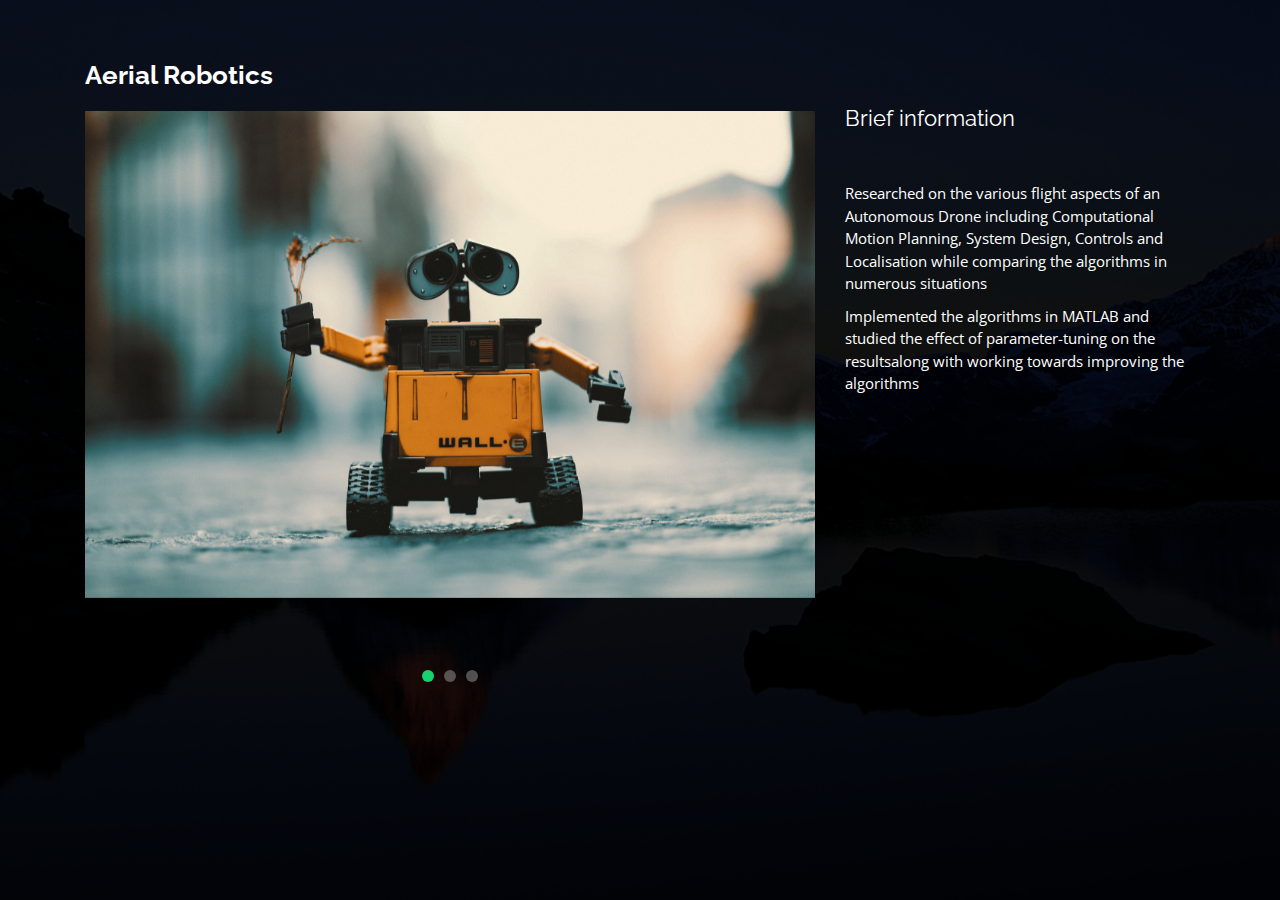
<file: aerial.html>
<!DOCTYPE html>
<html lang="en">

<head>
  <meta charset="utf-8">
  <meta content="width=device-width, initial-scale=1.0" name="viewport">

  <title>Aerial Robotics</title>
  <meta content="" name="descriptison">
  <meta content="" name="keywords">

  <!-- Favicons -->
  <link href="assets/img/yy.jpg" rel="icon">
  <link href="assets/img/apple-touch-icon.png" rel="apple-touch-icon">

  <!-- Google Fonts -->
  <link href="https://fonts.googleapis.com/css?family=Open+Sans:300,300i,400,400i,600,600i,700,700i|Raleway:300,300i,400,400i,500,500i,600,600i,700,700i|Poppins:300,300i,400,400i,500,500i,600,600i,700,700i" rel="stylesheet">

  <!-- Vendor CSS Files -->
  <link href="assets/vendor/bootstrap/css/bootstrap.min.css" rel="stylesheet">
  <link href="assets/vendor/icofont/icofont.min.css" rel="stylesheet">
  <link href="assets/vendor/remixicon/remixicon.css" rel="stylesheet">
  <link href="assets/vendor/owl.carousel/assets/owl.carousel.min.css" rel="stylesheet">
  <link href="assets/vendor/boxicons/css/boxicons.min.css" rel="stylesheet">
  <link href="assets/vendor/venobox/venobox.css" rel="stylesheet">

  <!-- Template Main CSS File -->
  <link href="assets/css/style.css" rel="stylesheet">

  <!-- =======================================================
  * Template Name: Personal - v2.3.0
  * Template URL: https://bootstrapmade.com/personal-free-resume-bootstrap-template/
  * Author: BootstrapMade.com
  * License: https://bootstrapmade.com/license/
  ======================================================== -->
</head>

<body>

  <main id="main">

    <!-- ======= Portfolio Details ======= -->
    <div id="portfolio-details" class="portfolio-details">
      <div class="container">

        <div class="row">

          <div class="col-lg-8">
            <h2 class="portfolio-title">Aerial Robotics</h2>
            <div class="owl-carousel portfolio-details-carousel">
              <img src="assets/img/portfolio/54.jpeg" class="img-fluid" alt="">
              <img src="assets/img/portfolio/ui.jpg" class="img-fluid" alt="">
              <img src="assets/img/portfolio/ty.jpg" class="img-fluid" alt="">
            </div>
          </div>

          <div class="col-lg-4 portfolio-info">
            <h3>Brief information</h3>
            
            <p>
              <ul>
                <li>Researched on the various flight aspects of an Autonomous Drone including Computational Motion Planning,
System Design, Controls and Localisation while comparing the algorithms in numerous situations</li>
<li>Implemented the algorithms in MATLAB and studied the effect of parameter-tuning on the resultsalong with working towards improving the algorithms</li>
              </ul>
            </p>
          </div>

        </div>

      </div>
    </div><!-- End Portfolio Details -->

  </main><!-- End #main -->

 

  <!-- Vendor JS Files -->
  <script src="assets/vendor/jquery/jquery.min.js"></script>
  <script src="assets/vendor/bootstrap/js/bootstrap.bundle.min.js"></script>
  <script src="assets/vendor/jquery.easing/jquery.easing.min.js"></script>
  <script src="assets/vendor/php-email-form/validate.js"></script>
  <script src="assets/vendor/waypoints/jquery.waypoints.min.js"></script>
  <script src="assets/vendor/counterup/counterup.min.js"></script>
  <script src="assets/vendor/owl.carousel/owl.carousel.min.js"></script>
  <script src="assets/vendor/isotope-layout/isotope.pkgd.min.js"></script>
  <script src="assets/vendor/venobox/venobox.min.js"></script>

  <!-- Template Main JS File -->
  <script src="assets/js/main.js"></script>

</body>

</html>
</file>
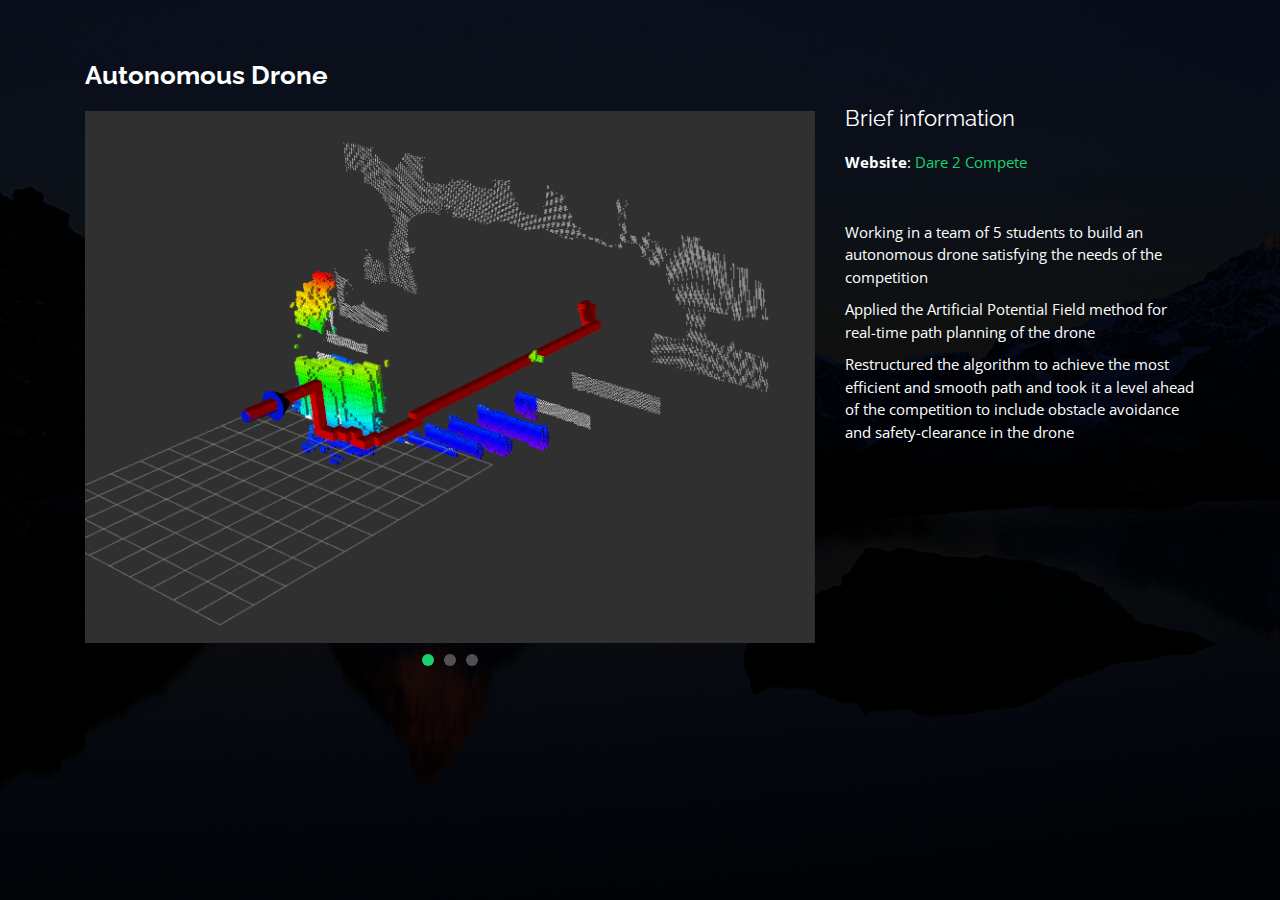
<file: GRID.html>
<!DOCTYPE html>
<html lang="en">

<head>
  <meta charset="utf-8">
  <meta content="width=device-width, initial-scale=1.0" name="viewport">

  <title>Autonomous Drone</title>
  <meta content="" name="descriptison">
  <meta content="" name="keywords">

  <!-- Favicons -->
  <link href="assets/img/yy.jpg" rel="icon">
  <link href="assets/img/apple-touch-icon.png" rel="apple-touch-icon">

  <!-- Google Fonts -->
  <link href="https://fonts.googleapis.com/css?family=Open+Sans:300,300i,400,400i,600,600i,700,700i|Raleway:300,300i,400,400i,500,500i,600,600i,700,700i|Poppins:300,300i,400,400i,500,500i,600,600i,700,700i" rel="stylesheet">

  <!-- Vendor CSS Files -->
  <link href="assets/vendor/bootstrap/css/bootstrap.min.css" rel="stylesheet">
  <link href="assets/vendor/icofont/icofont.min.css" rel="stylesheet">
  <link href="assets/vendor/remixicon/remixicon.css" rel="stylesheet">
  <link href="assets/vendor/owl.carousel/assets/owl.carousel.min.css" rel="stylesheet">
  <link href="assets/vendor/boxicons/css/boxicons.min.css" rel="stylesheet">
  <link href="assets/vendor/venobox/venobox.css" rel="stylesheet">

  <!-- Template Main CSS File -->
  <link href="assets/css/style.css" rel="stylesheet">

  <!-- =======================================================
  * Template Name: Personal - v2.3.0
  * Template URL: https://bootstrapmade.com/personal-free-resume-bootstrap-template/
  * Author: BootstrapMade.com
  * License: https://bootstrapmade.com/license/
  ======================================================== -->
</head>

<body>

  <main id="main">

    <!-- ======= Portfolio Details ======= -->
    <div id="portfolio-details" class="portfolio-details">
      <div class="container">

        <div class="row">

          <div class="col-lg-8">
            <h2 class="portfolio-title">Autonomous Drone</h2>
            <div class="owl-carousel portfolio-details-carousel">
              <img src="assets/img/portfolio/grid1.png" class="img-fluid" alt="">
              <img src="assets/img/portfolio/grid2.jpg" class="img-fluid" alt="">
              <img src="assets/img/portfolio/grid3.png" class="img-fluid" alt="">
            </div>
          </div>

          <div class="col-lg-4 portfolio-info">
            <h3>Brief information</h3>
            <ul>
              
              <li><strong>Website</strong>: <a href="https://dare2compete.com/o/flipkart-grid-20-robotics-challenge-flipkart-grid-20-flipkart-113687" target="_blank">Dare 2 Compete</a></li>
            </ul>

            <p>
              <ul>
                <li>Working in a team of 5 students to build an autonomous drone satisfying the needs of the competition</li>
<li>Applied the Artificial Potential Field method for real-time path planning of the drone</li>
<li>Restructured the algorithm to achieve the most efficient and smooth path and took it a level ahead of the
competition to include obstacle avoidance and safety-clearance in the drone</li>
              </ul>
            </p>
          </div>

        </div>

      </div>
    </div><!-- End Portfolio Details -->

  </main><!-- End #main -->

 

  <!-- Vendor JS Files -->
  <script src="assets/vendor/jquery/jquery.min.js"></script>
  <script src="assets/vendor/bootstrap/js/bootstrap.bundle.min.js"></script>
  <script src="assets/vendor/jquery.easing/jquery.easing.min.js"></script>
  <script src="assets/vendor/php-email-form/validate.js"></script>
  <script src="assets/vendor/waypoints/jquery.waypoints.min.js"></script>
  <script src="assets/vendor/counterup/counterup.min.js"></script>
  <script src="assets/vendor/owl.carousel/owl.carousel.min.js"></script>
  <script src="assets/vendor/isotope-layout/isotope.pkgd.min.js"></script>
  <script src="assets/vendor/venobox/venobox.min.js"></script>

  <!-- Template Main JS File -->
  <script src="assets/js/main.js"></script>

</body>

</html>
</file>
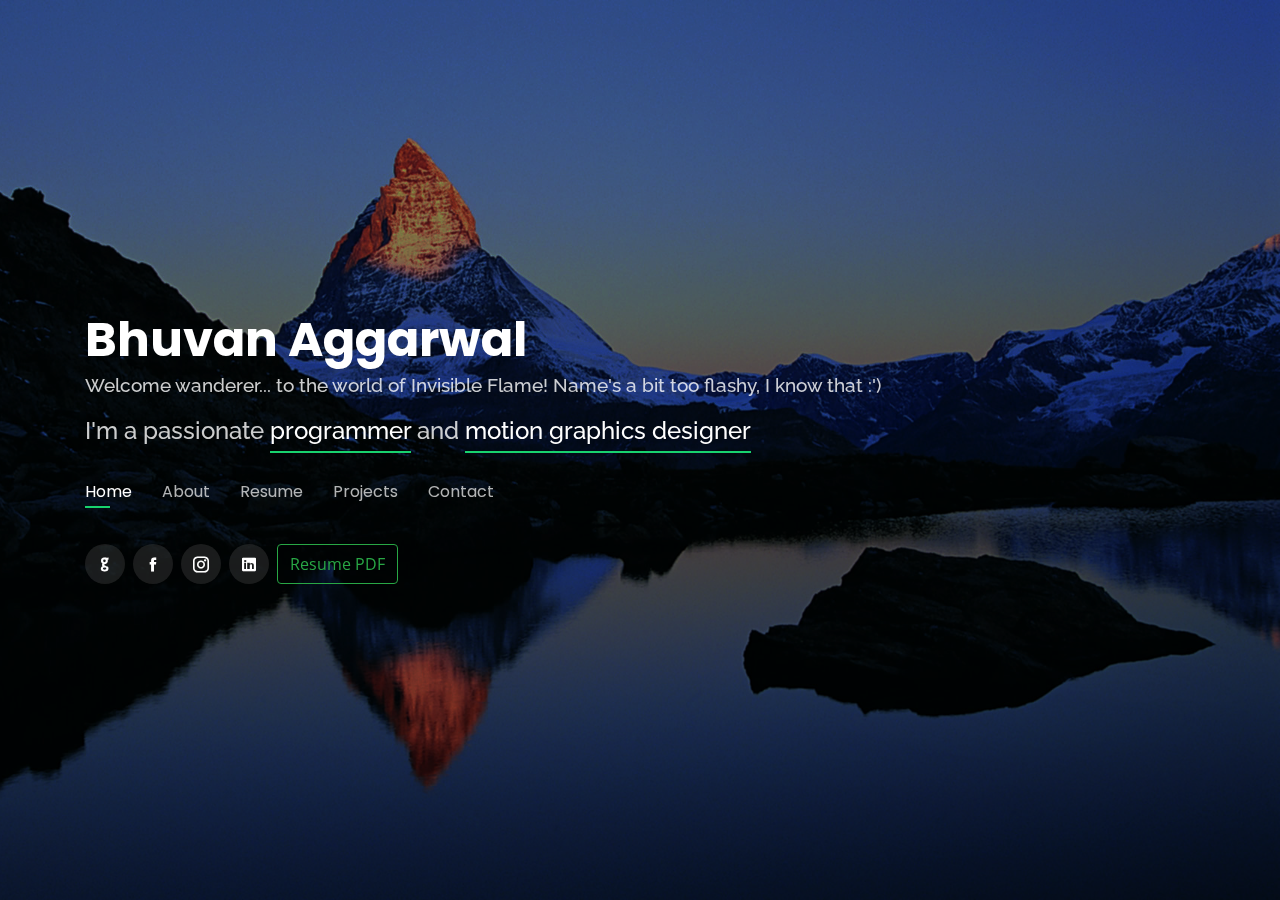
<file: main.html>
<!DOCTYPE html>
<html lang="en">

<head>
  <meta charset="utf-8">
  <meta content="width=device-width, initial-scale=1.0" name="viewport">

  <title>Bhuvan Aggarwal</title>
  <meta content="I am Bhuvan Aggarwal,  a sophomore at IITB , major in Civil Engineering and minor in Computer Science" name="descriptison">
  <meta content="bhuvan aggarwal Bhuvan Aggarwal, IITB, bhuvan aggarwal iitb, Bhuvan Aggarwal iitb" name="keywords">

  <!-- Favicons -->
  <link href="assets/img/yy.jpg?" rel="icon">
  <link href="assets/img/yy.jpg" rel="apple-touch-icon">

  <!-- Google Fonts -->
  <link href="https://fonts.googleapis.com/css?family=Open+Sans:300,300i,400,400i,600,600i,700,700i|Raleway:300,300i,400,400i,500,500i,600,600i,700,700i|Poppins:300,300i,400,400i,500,500i,600,600i,700,700i" rel="stylesheet">

  <!-- Vendor CSS Files -->
  <link href="assets/vendor/bootstrap/css/bootstrap.min.css" rel="stylesheet">
  <link href="assets/vendor/icofont/icofont.min.css" rel="stylesheet">
  <link href="assets/vendor/remixicon/remixicon.css" rel="stylesheet">
  <link href="assets/vendor/owl.carousel/assets/owl.carousel.min.css" rel="stylesheet">
  <link href="assets/vendor/boxicons/css/boxicons.min.css" rel="stylesheet">
  <link href="assets/vendor/venobox/venobox.css" rel="stylesheet">

  <!-- Template Main CSS File -->
  <link href="assets/css/style.css" rel="stylesheet">

 
</head>

<body>

  <!-- ======= Header ======= -->
  <header id="header" class="header-tops">
    <div class="container">

      <h1>  Bhuvan Aggarwal</h1>
      <h2 style="font-size: 1.2em; margin-top: 10px">Welcome wanderer... to the world of Invisible Flame! Name's a bit too flashy, I know that :')</h2>

      <!-- <h1><a href="index.html">Bhuvan Aggarwal</a></h1> -->
      <h2>I'm a passionate <span>programmer</span> and <span>motion graphics designer</span> </h2>

      <nav class="nav-menu d-none d-lg-block">
        <ul>
          <li class="active"><a href="#header">Home</a></li>
          <li><a href="#about">About</a></li>
          <li><a href="#resume">Resume</a></li>
          <!-- <li><a href="#services">Services</a></li> -->
          <li><a href="#portfolio">Projects</a></li>
          <li><a href="#contact">Contact</a></li>
        </ul>
      </nav><!-- .nav-menu -->

      <div class="social-links">
        <a href="https://github.com/invisibleflame" class="twitter"><i class="icofont-github"></i></a>
        <a href="https://www.facebook.com/bhuvan.aggarwal.16/" class="facebook"><i class="icofont-facebook"></i></a>
        <a href="https://www.instagram.com/bhuvan__18/" class="instagram"><i class="icofont-instagram"></i></a>
        <!-- <a href="#" class="google-plus"><i class="icofont-skype"></i></a> -->
        <a href="https://www.linkedin.com/in/bhuvan-aggarwal-77b1b4191/" class="linkedin"><i class="icofont-linkedin"></i></a>
        <button type="button" class="btn btn-outline-success" onclick="window.location.href='Resume.pdf'">Resume PDF</button>
      </div>

    </div>
  </header><!-- End Header -->

  <!-- ======= About Section ======= -->
  <section id="about" class="about">

    <!-- ======= About Me ======= -->
    <div class="about-me container">

      <div class="section-title">
        <h2>About</h2>
        <p>Learn more about me</p>
      </div>

      <div class="row">
        <div class="col-lg-4" data-aos="fade-right">
          <img src="assets/img/duh.jpeg" class="img-fluid" alt="">
        </div>
        <div class="col-lg-8 pt-4 pt-lg-0 content" data-aos="fade-left">
          <h3>Programmer and Graphic Designer</h3>
          <p class="font-italic">
            I am 19 years old and currently pursuing my major in Civil Engineering with minor in Computer Science from Indian Institute of Technology, Bombay. 
          </p>
          <!-- <div class="row">
            <div class="col-lg-6">
              <ul>
                <li><i class="icofont-rounded-right"></i> <strong>Birthday:</strong> 1 May 1995</li>
                <li><i class="icofont-rounded-right"></i> <strong>Website:</strong> www.example.com</li>
                <li><i class="icofont-rounded-right"></i> <strong>Phone:</strong> +123 456 7890</li>
                <li><i class="icofont-rounded-right"></i> <strong>City:</strong> City : New York, USA</li>
              </ul>
            </div>
            <div class="col-lg-6">
              <ul>
                <li><i class="icofont-rounded-right"></i> <strong>Age:</strong> 30</li>
                <li><i class="icofont-rounded-right"></i> <strong>Degree:</strong> Master</li>
                <li><i class="icofont-rounded-right"></i> <strong>PhEmailone:</strong> email@example.com</li>
                <li><i class="icofont-rounded-right"></i> <strong>Freelance:</strong> Available</li>
              </ul>
            </div>
          </div> -->
          <p>
            Typical sleep deprived guy from Chandigarh, India, fascinated by Programming and Computer Graphics. I am deeply interested in Machine Learning and Web development, always trying to expand my domain of knowledge. Most of my work is in Python as I really love it. When not in front of the computer screen you will find me listening to music,playing badminton or eating. Yes! I am a foodie :)
          </p>
        </div>
      </div>

    </div><!-- End About Me -->

    <!-- ======= Counts ======= -->
    <div class="counts container" >

      <div class="row">
      <div class="col-lg-3 col-md-6 mt-5 mt-md-0">
                <div class="count-box">
                  <i class="icofont-clock-time"></i>
                  <span data-toggle="counter-up">4</span>
                  <p>Experience in programming</p>
                </div>
              </div>
        <div class="col-lg-3 col-md-6">
          <div class="count-box">
            <i class="icofont-document-folder"></i>
            <span data-toggle="counter-up">5</span>
            <p>Current Technical Projects</p>
          </div>
        </div>

        

        <div class="col-lg-3 col-md-6 mt-5 mt-lg-0">
          <div class="count-box">
            <i class="icofont-nerd-smile"></i>
            <span data-toggle="counter-up">2023</span>
            <p>Year of Graduation</p>
          </div>
        </div>

      </div>

    </div><!-- End Counts -->

    <!-- ======= Skills  ======= -->
    <div class="skills container">

      <div class="section-title">
        <h2>Skills</h2>
      </div>

      <div class="row skills-content">

        <div class="col-lg-6">


          <div class="progress">
            <span class="skill">Python <i class="val">100%</i></span>
            <div class="progress-bar-wrap">
              <div class="progress-bar" role="progressbar" aria-valuenow="100" aria-valuemin="0" aria-valuemax="100"></div>
            </div>
          </div>
          <div class="progress">
            <span class="skill">C++ <i class="val">70%</i></span>
            <div class="progress-bar-wrap">
              <div class="progress-bar" role="progressbar" aria-valuenow="70" aria-valuemin="0" aria-valuemax="100"></div>
            </div>
          </div>
          <div class="progress">
            <span class="skill">Git <i class="val">70%</i></span>
            <div class="progress-bar-wrap">
              <div class="progress-bar" role="progressbar" aria-valuenow="70" aria-valuemin="0" aria-valuemax="100"></div>
            </div>
          </div>

          <div class="progress">
            <span class="skill">HTML <i class="val">90%</i></span>
            <div class="progress-bar-wrap">
              <div class="progress-bar" role="progressbar" aria-valuenow="90" aria-valuemin="0" aria-valuemax="100"></div>
            </div>
          </div>

          <div class="progress">
            <span class="skill">CSS <i class="val">90%</i></span>
            <div class="progress-bar-wrap">
              <div class="progress-bar" role="progressbar" aria-valuenow="90" aria-valuemin="0" aria-valuemax="100"></div>
            </div>
          </div>

          <div class="progress">
            <span class="skill">JavaScript <i class="val">75%</i></span>
            <div class="progress-bar-wrap">
              <div class="progress-bar" role="progressbar" aria-valuenow="75" aria-valuemin="0" aria-valuemax="100"></div>
            </div>
          </div>
          <div class="progress">
            <span class="skill">After Effects <i class="val">70%</i></span>
            <div class="progress-bar-wrap">
              <div class="progress-bar" role="progressbar" aria-valuenow="70" aria-valuemin="0" aria-valuemax="100"></div>
            </div>
          </div>
          <div class="progress">
            <span class="skill">Solidworks <i class="val">80%</i></span>
            <div class="progress-bar-wrap">
              <div class="progress-bar" role="progressbar" aria-valuenow="80" aria-valuemin="0" aria-valuemax="100"></div>
            </div>
          </div>
          <div class="progress">
            <span class="skill">Keras <i class="val">80%</i></span>
            <div class="progress-bar-wrap">
              <div class="progress-bar" role="progressbar" aria-valuenow="80" aria-valuemin="0" aria-valuemax="100"></div>
            </div>
          </div>

        </div>

        <div class="col-lg-6">
          <div class="progress">
            <span class="skill">Django <i class="val">60%</i></span>
            <div class="progress-bar-wrap">
              <div class="progress-bar" role="progressbar" aria-valuenow="60" aria-valuemin="0" aria-valuemax="100"></div>
            </div>
          </div>
          <div class="progress">
            <span class="skill">PHP <i class="val">40%</i></span>
            <div class="progress-bar-wrap">
              <div class="progress-bar" role="progressbar" aria-valuenow="40" aria-valuemin="0" aria-valuemax="100"></div>
            </div>
          </div>
          <div class="progress">
            <span class="skill">SQL <i class="val">70%</i></span>
            <div class="progress-bar-wrap">
              <div class="progress-bar" role="progressbar" aria-valuenow="70" aria-valuemin="0" aria-valuemax="100"></div>
            </div>
          </div>
          <div class="progress">
            <span class="skill">Bash <i class="val">60%</i></span>
            <div class="progress-bar-wrap">
              <div class="progress-bar" role="progressbar" aria-valuenow="60" aria-valuemin="0" aria-valuemax="100"></div>
            </div>
          </div>

          <div class="progress">
            <span class="skill">Bootstrap <i class="val">90%</i></span>
            <div class="progress-bar-wrap">
              <div class="progress-bar" role="progressbar" aria-valuenow="90" aria-valuemin="0" aria-valuemax="100"></div>
            </div>
          </div>

          <div class="progress">
            <span class="skill">Photoshop <i class="val">75%</i></span>
            <div class="progress-bar-wrap">
              <div class="progress-bar" role="progressbar" aria-valuenow="75" aria-valuemin="0" aria-valuemax="100"></div>
            </div>
          </div>
          <div class="progress">
            <span class="skill">Premiere Pro <i class="val">80%</i></span>
            <div class="progress-bar-wrap">
              <div class="progress-bar" role="progressbar" aria-valuenow="80" aria-valuemin="0" aria-valuemax="100"></div>
            </div>
          </div>
          <div class="progress">
            <span class="skill">Tensorflow <i class="val">80%</i></span>
            <div class="progress-bar-wrap">
              <div class="progress-bar" role="progressbar" aria-valuenow="80" aria-valuemin="0" aria-valuemax="100"></div>
            </div>
          </div>
          <div class="progress">
            <span class="skill">Latex <i class="val">70%</i></span>
            <div class="progress-bar-wrap">
              <div class="progress-bar" role="progressbar" aria-valuenow="70" aria-valuemin="0" aria-valuemax="100"></div>
            </div>
          </div>

        </div>

      </div>

    </div><!-- End Skills -->

    <!-- ======= Interests ======= -->
    <div class="interests container">

      <div class="section-title">
        <h2>Interests</h2>
      </div>

      <div class="row">
        <div class="col-lg-3 col-md-4">
          <div class="icon-box">
            <i class="ri-code-s-slash-line" style="color: #ffbb2c;"></i>
            <h3>Machine Learning</h3>
          </div>
        </div>
        <div class="col-lg-3 col-md-4 mt-4 mt-md-0">
          <div class="icon-box">
            <i class="ri-bar-chart-box-line" style="color: #5578ff;"></i>
            <h3>Data Science</h3>
          </div>
        </div>
        <div class="col-lg-3 col-md-4 mt-4 mt-md-0">
          <div class="icon-box">
            <i class="ri-window-line" style="color: #e80368;"></i>
            <h3>Web development</h3>
          </div>
        </div>
        <div class="col-lg-3 col-md-4 mt-4 mt-lg-0">
          <div class="icon-box">
            <i class="ri-store-line" style="color: #e361ff;"></i>
            <h3>Business Development</h3>
          </div>
        </div>
        <div class="col-lg-3 col-md-4 mt-4">
          <div class="icon-box">
            <i class="ri-database-2-line" style="color: #47aeff;"></i>
            <h3>Database Management</h3>
          </div>
        </div>
        <div class="col-lg-3 col-md-4 mt-4">
          <div class="icon-box">
            <i class="ri-computer-line" style="color: #ffa76e;"></i>
            <h3>Computer Graphics</h3>
          </div>
        </div>
        <div class="col-lg-3 col-md-4 mt-4">
          <div class="icon-box">
            <i class="ri-music-line" style="color: #11dbcf;"></i>
            <h3>Music</h3>
          </div>
        </div>
        <div class="col-lg-3 col-md-4 mt-4">
          <div class="icon-box">
            <i class="ri-gamepad-line" style="color: #4233ff;"></i>
            <h3>Gaming</h3>
          </div>
        </div>
        <div class="col-lg-3 col-md-4 mt-4">
          <div class="icon-box">
            <i class="ri-base-station-line" style="color: #b2904f;"></i>
            <h3>Networking</h3>
          </div>
        </div>
        <div class="col-lg-3 col-md-4 mt-4">
          <div class="icon-box">
            <i class="ri-restaurant-line" style="color: #b20969;"></i>
            <h3>Food :)</h3>
          </div>
        </div>
        <div class="col-lg-3 col-md-4 mt-4">
          <div class="icon-box">
            <i class="ri-map-2-line" style="color: #ff5828;"></i>
            <h3>Travelling</h3>
          </div>
        </div>
        <div class="col-lg-3 col-md-4 mt-4">
          <div class="icon-box">
            <i class="ri-aliens-line" style="color: #29cc61;"></i>
            <h3>Entrepreneurship</h3>
          </div>
        </div>
      </div>

    </div><!-- End Interests -->

    <!-- ======= Testimonials ======= -->
    <div class="testimonials container">

      <div class="section-title">
        <h2>Licenses and Certifications</h2>
      </div>

      <div class="owl-carousel testimonials-carousel">
        <div class="testimonial-item">
          <p>
            Deep Learning Specialisation<br>
            -Andrew NG, Deeplearning.ai<br>
            Grade Achieved: 100%<br><br>
            <a href="https://www.coursera.org/account/accomplishments/specialization/certificate/39GAQ6YW678U" target="_blank"><i class="ri-links-line"></i>Click here</a>
            
          </p>
        </div>

        <div class="testimonial-item">
          <p>
            Data Science Specialisation<br>
            -IBM<br>
            Grade Achieved: 98%<br><br>
            <a href="https://www.coursera.org/account/accomplishments/specialization/certificate/E72XYAL2Q53N" target="_blank"><i class="ri-links-line"></i>Click here</a>
            
          </p>
        </div>

        <div class="testimonial-item">
          <p>
            Python Specialisation<br>
            -Charles Russell Severance, University of Michigan <br>
            Grade Achieved: 100%<br><br>
            <a href="https://www.coursera.org/account/accomplishments/specialization/certificate/6NLQAYAW9G28" target="_blank"><i class="ri-links-line"></i>Click here</a>
            
          </p>
        </div>

        <div class="testimonial-item">
          <p>
            HTML, CSS, and Javascript for Web Developers<br>
            -Yaakov Chaikin, John Hopkins University <br>
            Grade Achieved: 100%<br><br>
            <a href="https://www.coursera.org/account/accomplishments/certificate/4B46QF8Z72U7" target="_blank"><i class="ri-links-line"></i>Click here</a>
            
          </p>
        </div>

        <div class="testimonial-item">
          <p>
            Head over to my linkedin to see the<br> whole 
            list of 30+ certifications and more <br>cool
            stuff about me. :) <br><br>
            <a href="https://www.linkedin.com/in/bhuvan-aggarwal-77b1b4191/" target="_blank">Gateway to my Hall of Fame <i class="ri-arrow-right-line"></i></a>
            
          </p>
        </div>

      </div>

    </div><!-- End Testimonials  -->

  </section><!-- End About Section -->

  <!-- ======= Resume Section ======= -->
  <section id="resume" class="resume">
    <div class="container">

      <div class="section-title">
        <h2>Resume</h2>
        <p>Check My Resume</p>
      </div>

      <div class="row">
        <div class="col-lg-6">
          <h3 class="resume-title">Education</h3>
          <div class="resume-item pb-0">
            <h4>Major in Civil Engineering &amp; Minor in Computer Science</h4>
            <h5>2019 - 2023</h5>
            <p><em>Indian Institute of Technology, Bombay</em></p>
            <p>Studying in one of the India's most premiere institutes, grasping every opportunity available on-campus and off-campus as well.</p>
          </div>

          <h3 class="resume-title">Industry Experience and Internships</h3>
          <div class="resume-item">
            <h4>Marketing and Business Development Intern</h4>
            <h5>May'20 - July'20</h5>
            <p><em>Network Bulls</em></p>
            <p><ul>
                <li>Helped in devising a new marketing campaign for the company introducing many innovative and fresh
ideas to attract the customers and was an active part of the designing and publicity process</li>
<li>Managed the lead generation and conversion process for the product directly</li>
<li>Researched on collaboration with other brands and successfully forged a partnership with Techfest</li>
<li>Formulated the MoU for the partnership and was a part of the signing process of the same</li>
              </ul></p>
          </div>
          <div class="resume-item">
            <h4>Marketing and Design Intern</h4>
            <h5>May'20 - July'20</h5>
            <p><em>ChatarPatar</em></p>
            <p>
              <ul>
                <li>ChatarPatar is India’s first student run production house - journeying towards curating relatable content.</li>
<li>Identified 5+ possible external associations and worked for improving the brand delivery</li>
<li>Designed various social media posts and ideated on new and innovative content to attract the viewers</li>

              </ul></p>
          </div>
        </div>
        <div class="col-lg-6">
          <h3 class="resume-title">Position of Responsibility</h3>
          <div class="resume-item">
            <h4>Convenor | Tinkerers’ Laboratory, IIT Bombay</h4>
            <h5>May ’20 - Present</h5>
            <p><em>The alumni-funded ‘makerspace’ for innovators to encourage prototyping and execution </em></p>
            <p>
            <ul>
              <li>Working in a team of 7 students to manage the lab and approve funding for projects, ensuring optimum
utilization of resources and equipment consisting of an inventory worth INR 6,000,000</li>
              <li>Collaborated with the Director, Global Outreach Programs at Stanford Byers Center for Biodesign, to
organize a long-term Design Thinking course and two projects focused on healthcare technology </li>
              <li>Executed 30+ projects focused towards COVID-19 for deployment within the institute and public places</li>
              <li>Launched Tinkering Bootcamp, a 5-week course in which 100+ students learned about Arduino, IoT, RPi</li>
              <li>Conducted MATLAB workshops in collaboration with MathWorks, attended by 100+ students</li>
            </ul>
            </p>
          </div>
          <div class="resume-item">
            <h4>Manager of Virtual Gathering | E-Convocation 2020, IIT Bombay</h4>
            <h5>Jun’20 - Aug’20</h5>
            <p><em>The first-ever Virtual Convocation in India, with 10k+ hits in 6hrs</em></p>
            <p>
            <ul>
              <li>Praised by the Hon’ble Prime Minister and featured by 30+ media channels including TOI, CNN</li>
              <li>Created a virtual institute using a third party software to bring the social aspect of convocation</li>
              <li>Catered to 2500+ participants along with real-time debugging for the smooth execution of the event</li>
              <li>Directed 120+ representatives to create the content and interactions in the virtual platform</li>
            </ul>
            </p>
          </div>
          <div class="resume-item">
            <h4>Marketing and Infrastructure Coordinator | Techfest, IIT Bombay</h4>
            <h5>May’20 - Present</h5>
            <p><em>Asia’s Largest Sci-Tech Festival, with a footfall of 175,000+ across 290+ events</em></p>
            <p>
            <ul>
              <li>Assisting the Marketing Heads towards achieving the fest’s budget through corporate deals</li>
              <li>Building an extensive database of companies while pitching and negotiating sponsorship deals</li>
              <li>Redesigned the marketing and structure of various initiatives and events to fit in the online ecosystem</li>
              
            </ul>
            </p>
          </div>
        </div>
      </div>

    </div>
  </section><!-- End Resume Section -->

  <!-- ======= Services Section ======= -->
  <!-- <section id="services" class="services">
    <div class="container">

      <div class="section-title">
        <h2>Services</h2>
        <p>My Services</p>
      </div>

      <div class="row">
        <div class="col-lg-4 col-md-6 d-flex align-items-stretch">
          <div class="icon-box">
            <div class="icon"><i class="bx bxl-dribbble"></i></div>
            <h4><a href="">Lorem Ipsum</a></h4>
            <p>Voluptatum deleniti atque corrupti quos dolores et quas molestias excepturi</p>
          </div>
        </div>

        <div class="col-lg-4 col-md-6 d-flex align-items-stretch mt-4 mt-md-0">
          <div class="icon-box">
            <div class="icon"><i class="bx bx-file"></i></div>
            <h4><a href="">Sed ut perspiciatis</a></h4>
            <p>Duis aute irure dolor in reprehenderit in voluptate velit esse cillum dolore</p>
          </div>
        </div>

        <div class="col-lg-4 col-md-6 d-flex align-items-stretch mt-4 mt-lg-0">
          <div class="icon-box">
            <div class="icon"><i class="bx bx-tachometer"></i></div>
            <h4><a href="">Magni Dolores</a></h4>
            <p>Excepteur sint occaecat cupidatat non proident, sunt in culpa qui officia</p>
          </div>
        </div>

        <div class="col-lg-4 col-md-6 d-flex align-items-stretch mt-4">
          <div class="icon-box">
            <div class="icon"><i class="bx bx-world"></i></div>
            <h4><a href="">Nemo Enim</a></h4>
            <p>At vero eos et accusamus et iusto odio dignissimos ducimus qui blanditiis</p>
          </div>
        </div>

        <div class="col-lg-4 col-md-6 d-flex align-items-stretch mt-4">
          <div class="icon-box">
            <div class="icon"><i class="bx bx-slideshow"></i></div>
            <h4><a href="">Dele cardo</a></h4>
            <p>Quis consequatur saepe eligendi voluptatem consequatur dolor consequuntur</p>
          </div>
        </div>

        <div class="col-lg-4 col-md-6 d-flex align-items-stretch mt-4">
          <div class="icon-box">
            <div class="icon"><i class="bx bx-arch"></i></div>
            <h4><a href="">Divera don</a></h4>
            <p>Modi nostrum vel laborum. Porro fugit error sit minus sapiente sit aspernatur</p>
          </div>  
        </div>

      </div>

    </div>
  </section> --><!-- End Services Section -->

  <!-- ======= Portfolio Section ======= -->
  <section id="portfolio" class="portfolio">
    <div class="container">

      <div class="section-title">
        <h2>Projects</h2>
        <p>My Works</p>
      </div>

      <div class="row">
        <div class="col-lg-12 d-flex justify-content-center">
          <ul id="portfolio-flters">
            <li data-filter="*" class="filter-active">All</li>
            <li data-filter=".filter-app">Tech</li>
            <li data-filter=".filter-card">Research</li>
            <li data-filter=".filter-web">Social</li>
          </ul>
        </div>
      </div>

      <div class="row portfolio-container">

        <div class="col-lg-4 col-md-6 portfolio-item filter-app filter-card">
          <div class="portfolio-wrap">
            <img src="assets/img/portfolio/dope.png" class="img-fluid" alt="">
            <div class="portfolio-info">
              <h4>Senior Perception Engineer</h4>
              <p>Sedrica, Innovation Cell IITB</p>
              <div class="portfolio-links">
                <a href="assets/img/portfolio/dope.png" data-gall="portfolioGallery" class="venobox" title="Sedrica"><i class="bx bx-plus"></i></a>
                <a href="UMIC.html" data-gall="portfolioDetailsGallery" data-vbtype="iframe" class="venobox" title=""><i class="bx bx-link"></i></a>
              </div>
            </div>
          </div>
        </div>

        <div class="col-lg-4 col-md-6 portfolio-item filter-app">
          <div class="portfolio-wrap">
            <img src="assets/img/portfolio/TL.png" class="img-fluid" alt="">
            <div class="portfolio-info">
              <h4>Convenor</h4>
              <p>Tinkerers' Lab IITB</p>
              <div class="portfolio-links">
                <a href="assets/img/portfolio/pic1.jpg" data-gall="portfolioGallery" class="venobox" title="Tinkerers' Lab IITB"><i class="bx bx-plus"></i></a>
                <a href="https://www.tinkerers-lab.org/" data-gall="portfolioDetailsGallery" data-vbtype="iframe" class="venobox" title=""><i class="bx bx-link"></i></a>
              </div>
            </div>
          </div>
        </div>

        <div class="col-lg-4 col-md-6 portfolio-item filter-app">
          <div class="portfolio-wrap">
            <img src="assets/img/portfolio/drone.png" class="img-fluid" alt="">
            <div class="portfolio-info">
              <h4>Autonomous Drone</h4>
              <p> Flipkart GRiD 2.0 Challenge - One of the 3 national finalists</p>
              <div class="portfolio-links">
                <a href="assets/img/portfolio/drone.png" data-gall="portfolioGallery" class="venobox" title="Autonomous Drone"><i class="bx bx-plus"></i></a>
                <a href="GRID.html" data-gall="portfolioDetailsGallery" data-vbtype="iframe" class="venobox" title=""><i class="bx bx-link"></i></a>
              </div>
            </div>
          </div>
        </div>

        <div class="col-lg-4 col-md-6 portfolio-item filter-app">
          <div class="portfolio-wrap">
            <img src="assets/img/portfolio/sasha.jpg" class="img-fluid" alt="">
            <div class="portfolio-info">
              <h4>S.A.S.H.A</h4>
              <p>Institute Summer Technical Project</p>
              <div class="portfolio-links">
                <a href="assets/img/portfolio/sasha.jpg" data-gall="portfolioGallery" class="venobox" title="S.A.S.H.A"><i class="bx bx-plus"></i></a>
                <a href="https://invisibleflame.github.io/sasha/" data-gall="portfolioDetailsGallery" data-vbtype="iframe" class="venobox" title=""><i class="bx bx-link"></i></a>
              </div>
            </div>
          </div>
        </div>

        <div class="col-lg-4 col-md-6 portfolio-item filter-app">
          <div class="portfolio-wrap">
            <img src="assets/img/portfolio/mask.png" class="img-fluid" alt="">
            <div class="portfolio-info">
              <h4>Mask Detector</h4>
              <p>Covid Projects</p>
              <div class="portfolio-links">
                <a href="assets/img/portfolio/mask.png" data-gall="portfolioGallery" class="venobox" title="Mask Detector"><i class="bx bx-plus"></i></a>
                <a href="https://github.com/invisibleflame/mask-detector-2.0" target="_blank" ><i class="bx bx-link"></i></a>
              </div>
            </div>
          </div>
        </div>

        <div class="col-lg-4 col-md-6 portfolio-item filter-app filter-card">
          <div class="portfolio-wrap">
            <img src="assets/img/portfolio/acc.jpg" class="img-fluid" alt="">
            <div class="portfolio-info">
              <h4>Accident Avoidance System for vehicles</h4>
              
              <div class="portfolio-links">
                <a href="assets/img/portfolio/acc.jpg" data-gall="portfolioGallery" class="venobox" title="Accident Avoidance System for vehicles"><i class="bx bx-plus"></i></a>
                <a href="safety.html" data-gall="portfolioDetailsGallery" data-vbtype="iframe" class="venobox" title=""><i class="bx bx-link"></i></a>
              </div>
            </div>
          </div>
        </div>

        <div class="col-lg-4 col-md-6 portfolio-item filter-card">
          <div class="portfolio-wrap">
            <img src="assets/img/portfolio/456.jpeg" class="img-fluid" alt="">
            <div class="portfolio-info">
              <h4>Aerial Robotics</h4>
              <p>Summer Research Project</p>
              <div class="portfolio-links">
                <a href="assets/img/portfolio/456.jpeg" data-gall="portfolioGallery" class="venobox" title="Aerial Robotics"><i class="bx bx-plus"></i></a>
                <a href="aerial.html" data-gall="portfolioDetailsGallery" data-vbtype="iframe" class="venobox" title=""><i class="bx bx-link"></i></a>
              </div>
            </div>
          </div>
        </div>

        <div class="col-lg-4 col-md-6 portfolio-item filter-web">
          <div class="portfolio-wrap">
            <img src="assets/img/portfolio/pp.jpg" class="img-fluid" alt="">
            <div class="portfolio-info">
              <h4>Plastic Shredder</h4>
              <p>A social initiative to reduce the misery of the PHO workers in the institute</p>
              <div class="portfolio-links">
                <a href="assets/img/portfolio/pp.jpg" data-gall="portfolioGallery" class="venobox" title="Plastic Shredder"><i class="bx bx-plus"></i></a>
                <a href="https://nss.iitb.ac.in/home/" target="_blank"><i class="bx bx-link"></i></a>
              </div>
            </div>
          </div>
        </div>

        <div class="col-lg-4 col-md-6 portfolio-item filter-app">
          <div class="portfolio-wrap">
            <img src="assets/img/portfolio/blue.jpg" class="img-fluid" alt="">
            <div class="portfolio-info">
              <h4>XLR8</h4>
              <p>A Bluetooth controlled car</p>
              <div class="portfolio-links">
                <a href="assets/img/portfolio/blue.jpg" data-gall="portfolioGallery" class="venobox" title="Web 3"><i class="bx bx-plus"></i></a>
                <a href="https://grubdragon.github.io/erciitb/tutorials/XLR8" data-gall="portfolioDetailsGallery" data-vbtype="iframe" class="venobox" title=""><i class="bx bx-link"></i></a>
              </div>
            </div>
          </div>
        </div>

      </div>

    </div>
  </section><!-- End Portfolio Section -->

  <!-- ======= Contact Section ======= -->
  <section id="contact" class="contact">
    <div class="container">

      <div class="section-title">
        <h2>Contact</h2>
        <p>Contact Me</p>
      </div>

      <div class="row mt-2">

        <div class="col-md-6 d-flex align-items-stretch">
          <div class="info-box">
            <i class="bx bx-map"></i>
            <h3>My Address</h3>
            <p>#473, Sector-15, Panchkula, Haryana, India [till lockdown :( ]</p>
            <p>Hostel 9, IIT Bombay [after lockdown :) ]</p>
          </div>
        </div>

        <div class="col-md-6 mt-4 mt-md-0 d-flex align-items-stretch">
          <div class="info-box">
            <i class="bx bx-share-alt"></i>
            <h3>Social Profiles</h3>
            <div class="social-links">
              <a href="https://twitter.com/BhuvanAggarwa11?s=08" class="twitter"><i class="icofont-twitter"></i></a>
              <a href="https://www.facebook.com/bhuvan.aggarwal.16/" class="facebook"><i class="icofont-facebook"></i></a>
              <a href="https://www.instagram.com/bhuvan__18/" class="instagram"><i class="icofont-instagram"></i></a>
              <a href="https://github.com/invisibleflame" class="google-plus"><i class="icofont-github"></i></a>
              <a href="https://www.linkedin.com/in/bhuvan-aggarwal-77b1b4191/" class="linkedin"><i class="icofont-linkedin"></i></a>
            </div>
          </div>
        </div>

        <div class="col-md-6 mt-4 d-flex align-items-stretch">
          <div class="info-box">
            <i class="bx bx-envelope"></i>
            <h3>Email Me</h3>
            <p>bhuvanaggarwal9@gmail.com</p>
            <p>190040026@iitb.ac.in</p>
          </div>
        </div>
        <div class="col-md-6 mt-4 d-flex align-items-stretch">
          <div class="info-box">
            <i class="bx bx-phone-call"></i>
            <h3>Call Me</h3>
            <p>+91 9878960462</p>
          </div>
        </div>
      </div>

      <form action="https://formspree.io/f/mrgoedkq"
  method="POST"
  enctype="multipart/form-data" role="form" class="php-email-form mt-4">
        <div class="form-row">
          <div class="col-md-6 form-group">
            <input type="text" name="name" class="form-control" id="name" placeholder="Your Name" data-rule="minlen:4" data-msg="Please enter at least 4 chars" />
            <!-- <div class="validate"></div> -->
          </div>
          <div class="col-md-6 form-group">
            <input type="email" class="form-control" name="_replyto" id="email" placeholder="Your Email" data-rule="email" data-msg="Please enter a valid email" />
            <!-- <div class="validate"></div> -->
          </div>
        </div>
        <div class="form-group">
          <input type="text" class="form-control" name="_subject" id="subject" placeholder="Subject" data-rule="minlen:4" data-msg="Please enter at least 8 chars of subject" />
          <!-- <div class="validate"></div> -->
        </div>
        <div class="form-group">
          <textarea class="form-control" name="message" rows="5" data-rule="required" data-msg="Please write something for us" placeholder="Message"></textarea>
          <!-- <div class="validate"></div> -->
        </div>
        <div class="mb-3">
          <div class="loading">Loading</div>
          <!-- <div class="error-message"></div> -->
          <div class="sent-message">Your message has been sent. Thank you!</div>
        </div>
        <div class="text-center"><button type="submit">Send Message</button></div>
      </form>
      <!-- <form
  action="https://formspree.io/f/mrgoedkq"
  method="POST"
  enctype="multipart/form-data"
>
  <label>
    Your email:
    <input type="text" name="_replyto">
  </label>
  <label>
    Your file:
    <input type="file" name="upload">
  </label>

  <button type="submit">Send</button>
</form> -->

    </div>
  </section><!-- End Contact Section -->

  

  <!-- Vendor JS Files -->
  <script src="assets/vendor/jquery/jquery.min.js"></script>
  <script src="assets/vendor/bootstrap/js/bootstrap.bundle.min.js"></script>
  <script src="assets/vendor/jquery.easing/jquery.easing.min.js"></script>
  <script src="assets/vendor/php-email-form/validate.js"></script>
  <script src="assets/vendor/waypoints/jquery.waypoints.min.js"></script>
  <script src="assets/vendor/counterup/counterup.min.js"></script>
  <script src="assets/vendor/owl.carousel/owl.carousel.min.js"></script>
  <script src="assets/vendor/isotope-layout/isotope.pkgd.min.js"></script>
  <script src="assets/vendor/venobox/venobox.min.js"></script>

  <!-- Template Main JS File -->
  <script src="assets/js/main.js"></script>

</body>

</html>
</file>
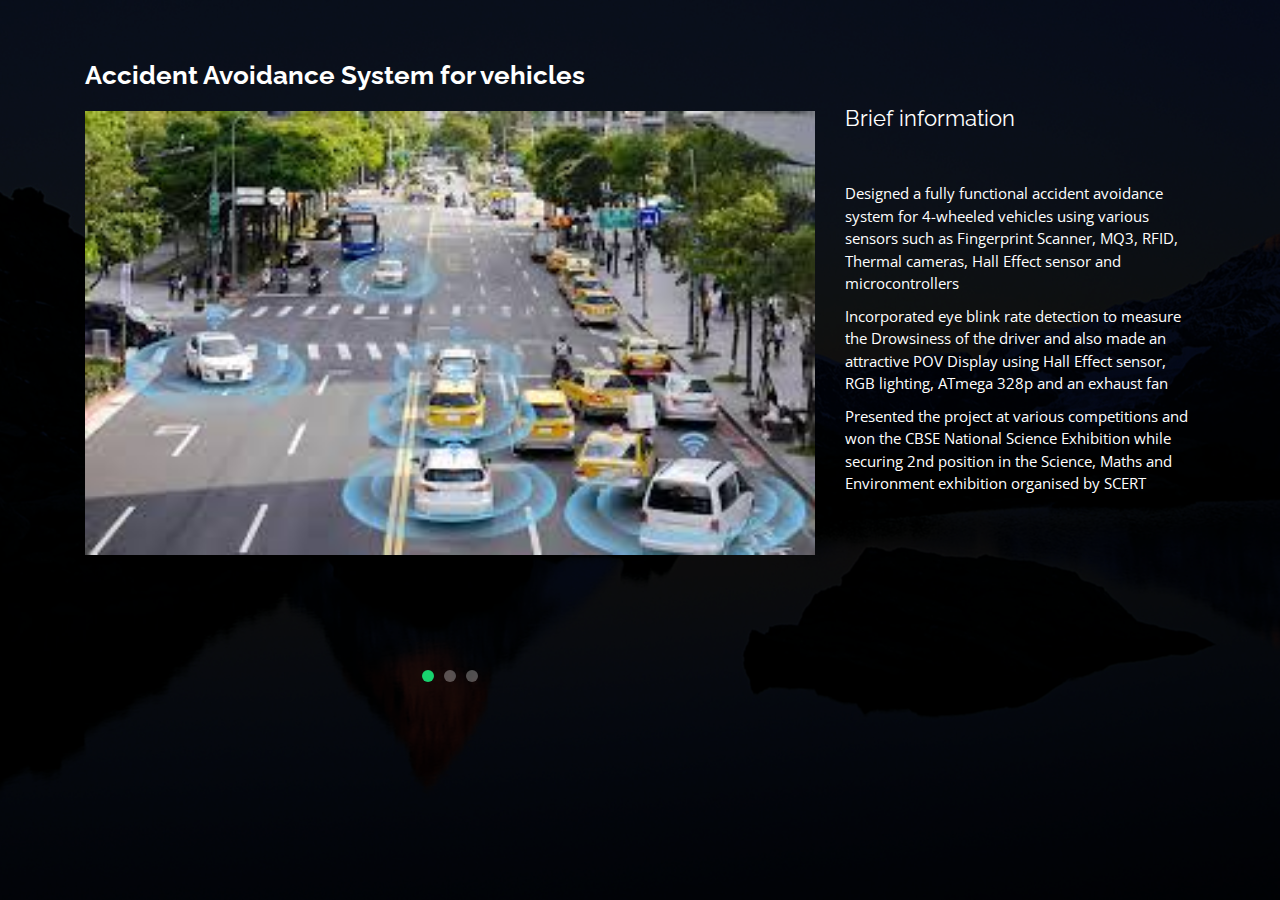
<file: safety.html>
<!DOCTYPE html>
<html lang="en">

<head>
  <meta charset="utf-8">
  <meta content="width=device-width, initial-scale=1.0" name="viewport">

  <title>Accident Avoidance System for vehicles</title>
  <meta content="" name="descriptison">
  <meta content="" name="keywords">

  <!-- Favicons -->
  <link href="assets/img/yy.jpg" rel="icon">
  <link href="assets/img/apple-touch-icon.png" rel="apple-touch-icon">

  <!-- Google Fonts -->
  <link href="https://fonts.googleapis.com/css?family=Open+Sans:300,300i,400,400i,600,600i,700,700i|Raleway:300,300i,400,400i,500,500i,600,600i,700,700i|Poppins:300,300i,400,400i,500,500i,600,600i,700,700i" rel="stylesheet">

  <!-- Vendor CSS Files -->
  <link href="assets/vendor/bootstrap/css/bootstrap.min.css" rel="stylesheet">
  <link href="assets/vendor/icofont/icofont.min.css" rel="stylesheet">
  <link href="assets/vendor/remixicon/remixicon.css" rel="stylesheet">
  <link href="assets/vendor/owl.carousel/assets/owl.carousel.min.css" rel="stylesheet">
  <link href="assets/vendor/boxicons/css/boxicons.min.css" rel="stylesheet">
  <link href="assets/vendor/venobox/venobox.css" rel="stylesheet">

  <!-- Template Main CSS File -->
  <link href="assets/css/style.css" rel="stylesheet">

  <!-- =======================================================
  * Template Name: Personal - v2.3.0
  * Template URL: https://bootstrapmade.com/personal-free-resume-bootstrap-template/
  * Author: BootstrapMade.com
  * License: https://bootstrapmade.com/license/
  ======================================================== -->
</head>

<body>

  <main id="main">

    <!-- ======= Portfolio Details ======= -->
    <div id="portfolio-details" class="portfolio-details">
      <div class="container">

        <div class="row">

          <div class="col-lg-8">
            <h2 class="portfolio-title">Accident Avoidance System for vehicles </h2>
            <div class="owl-carousel portfolio-details-carousel">
              <img src="assets/img/portfolio/88.jpg" class="img-fluid" alt="">
              <img src="assets/img/portfolio/55.jpg" class="img-fluid" alt="">
              <img src="assets/img/portfolio/97.jpg" class="img-fluid" alt="">
            </div>
          </div>

          <div class="col-lg-4 portfolio-info">
            <h3>Brief information</h3>
            

            <p>
              <ul>
                <li>Designed a fully functional accident avoidance system for 4-wheeled vehicles using various sensors such as
Fingerprint Scanner, MQ3, RFID, Thermal cameras, Hall Effect sensor and microcontrollers</li>
<li>Incorporated eye blink rate detection to measure the Drowsiness of the driver and also made an attractive
POV Display using Hall Effect sensor, RGB lighting, ATmega 328p and an exhaust fan</li>
<li>Presented the project at various competitions and won the CBSE National Science Exhibition while
securing 2nd position in the Science, Maths and Environment exhibition organised by SCERT</li>
              </ul>
            </p>
          </div>

        </div>

      </div>
    </div><!-- End Portfolio Details -->

  </main><!-- End #main -->

 

  <!-- Vendor JS Files -->
  <script src="assets/vendor/jquery/jquery.min.js"></script>
  <script src="assets/vendor/bootstrap/js/bootstrap.bundle.min.js"></script>
  <script src="assets/vendor/jquery.easing/jquery.easing.min.js"></script>
  <script src="assets/vendor/php-email-form/validate.js"></script>
  <script src="assets/vendor/waypoints/jquery.waypoints.min.js"></script>
  <script src="assets/vendor/counterup/counterup.min.js"></script>
  <script src="assets/vendor/owl.carousel/owl.carousel.min.js"></script>
  <script src="assets/vendor/isotope-layout/isotope.pkgd.min.js"></script>
  <script src="assets/vendor/venobox/venobox.min.js"></script>

  <!-- Template Main JS File -->
  <script src="assets/js/main.js"></script>

</body>

</html>
</file>
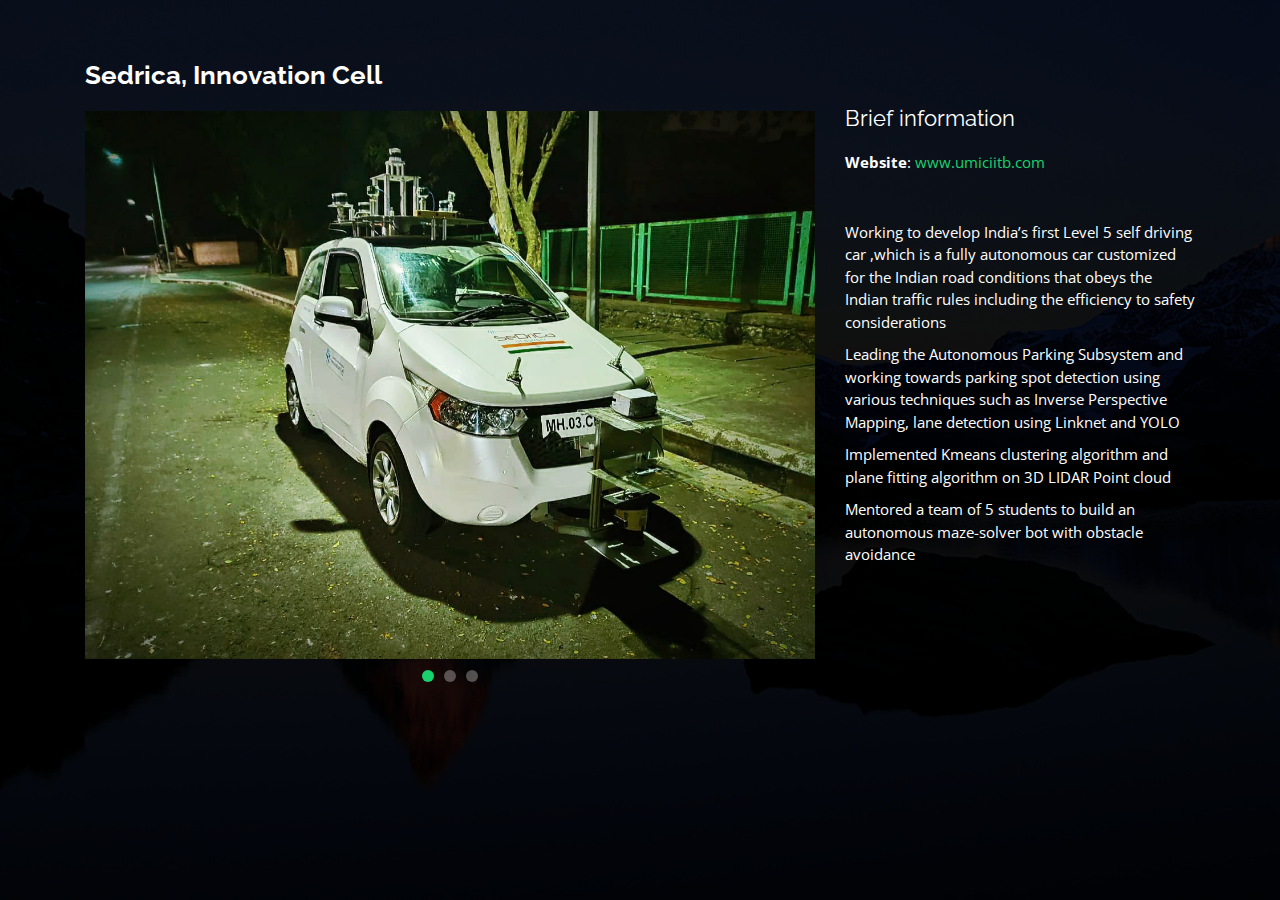
<file: UMIC.html>
<!DOCTYPE html>
<html lang="en">

<head>
  <meta charset="utf-8">
  <meta content="width=device-width, initial-scale=1.0" name="viewport">

  <title>Sedrica</title>
  <meta content="" name="descriptison">
  <meta content="" name="keywords">

  <!-- Favicons -->
  <link href="assets/img/yy.jpg" rel="icon">
  <link href="assets/img/apple-touch-icon.png" rel="apple-touch-icon">

  <!-- Google Fonts -->
  <link href="https://fonts.googleapis.com/css?family=Open+Sans:300,300i,400,400i,600,600i,700,700i|Raleway:300,300i,400,400i,500,500i,600,600i,700,700i|Poppins:300,300i,400,400i,500,500i,600,600i,700,700i" rel="stylesheet">

  <!-- Vendor CSS Files -->
  <link href="assets/vendor/bootstrap/css/bootstrap.min.css" rel="stylesheet">
  <link href="assets/vendor/icofont/icofont.min.css" rel="stylesheet">
  <link href="assets/vendor/remixicon/remixicon.css" rel="stylesheet">
  <link href="assets/vendor/owl.carousel/assets/owl.carousel.min.css" rel="stylesheet">
  <link href="assets/vendor/boxicons/css/boxicons.min.css" rel="stylesheet">
  <link href="assets/vendor/venobox/venobox.css" rel="stylesheet">

  <!-- Template Main CSS File -->
  <link href="assets/css/style.css" rel="stylesheet">

  <!-- =======================================================
  * Template Name: Personal - v2.3.0
  * Template URL: https://bootstrapmade.com/personal-free-resume-bootstrap-template/
  * Author: BootstrapMade.com
  * License: https://bootstrapmade.com/license/
  ======================================================== -->
</head>

<body>

  <main id="main">

    <!-- ======= Portfolio Details ======= -->
    <div id="portfolio-details" class="portfolio-details">
      <div class="container">

        <div class="row">

          <div class="col-lg-8">
            <h2 class="portfolio-title">Sedrica, Innovation Cell </h2>
            <div class="owl-carousel portfolio-details-carousel">
              <img src="assets/img/portfolio/car1.jpg" class="img-fluid" alt="">
              <img src="assets/img/portfolio/igvc1.jpg" class="img-fluid" alt="">
              <img src="assets/img/portfolio/igvc2.jpg" class="img-fluid" alt="">
            </div>
          </div>

          <div class="col-lg-4 portfolio-info">
            <h3>Brief information</h3>
            <ul>
              
              <li><strong>Website</strong>: <a href="https://www.umiciitb.com/" target="_blank">www.umiciitb.com</a></li>
            </ul>

            <p>
              <ul>
                <li>Working to develop India’s first Level 5 self driving car ,which is a fully autonomous car customized for
the Indian road conditions that obeys the Indian traffic rules including the efficiency to safety considerations</li>
<li>Leading the Autonomous Parking Subsystem and working towards parking spot detection using various
techniques such as Inverse Perspective Mapping, lane detection using Linknet and YOLO</li>
<li>Implemented Kmeans clustering algorithm and plane fitting algorithm on 3D LIDAR Point cloud</li>
<li>Mentored a team of 5 students to build an autonomous maze-solver bot with obstacle avoidance</li>
              </ul>
            </p>
          </div>

        </div>

      </div>
    </div><!-- End Portfolio Details -->

  </main><!-- End #main -->

 

  <!-- Vendor JS Files -->
  <script src="assets/vendor/jquery/jquery.min.js"></script>
  <script src="assets/vendor/bootstrap/js/bootstrap.bundle.min.js"></script>
  <script src="assets/vendor/jquery.easing/jquery.easing.min.js"></script>
  <script src="assets/vendor/php-email-form/validate.js"></script>
  <script src="assets/vendor/waypoints/jquery.waypoints.min.js"></script>
  <script src="assets/vendor/counterup/counterup.min.js"></script>
  <script src="assets/vendor/owl.carousel/owl.carousel.min.js"></script>
  <script src="assets/vendor/isotope-layout/isotope.pkgd.min.js"></script>
  <script src="assets/vendor/venobox/venobox.min.js"></script>

  <!-- Template Main JS File -->
  <script src="assets/js/main.js"></script>

</body>

</html>
</file>
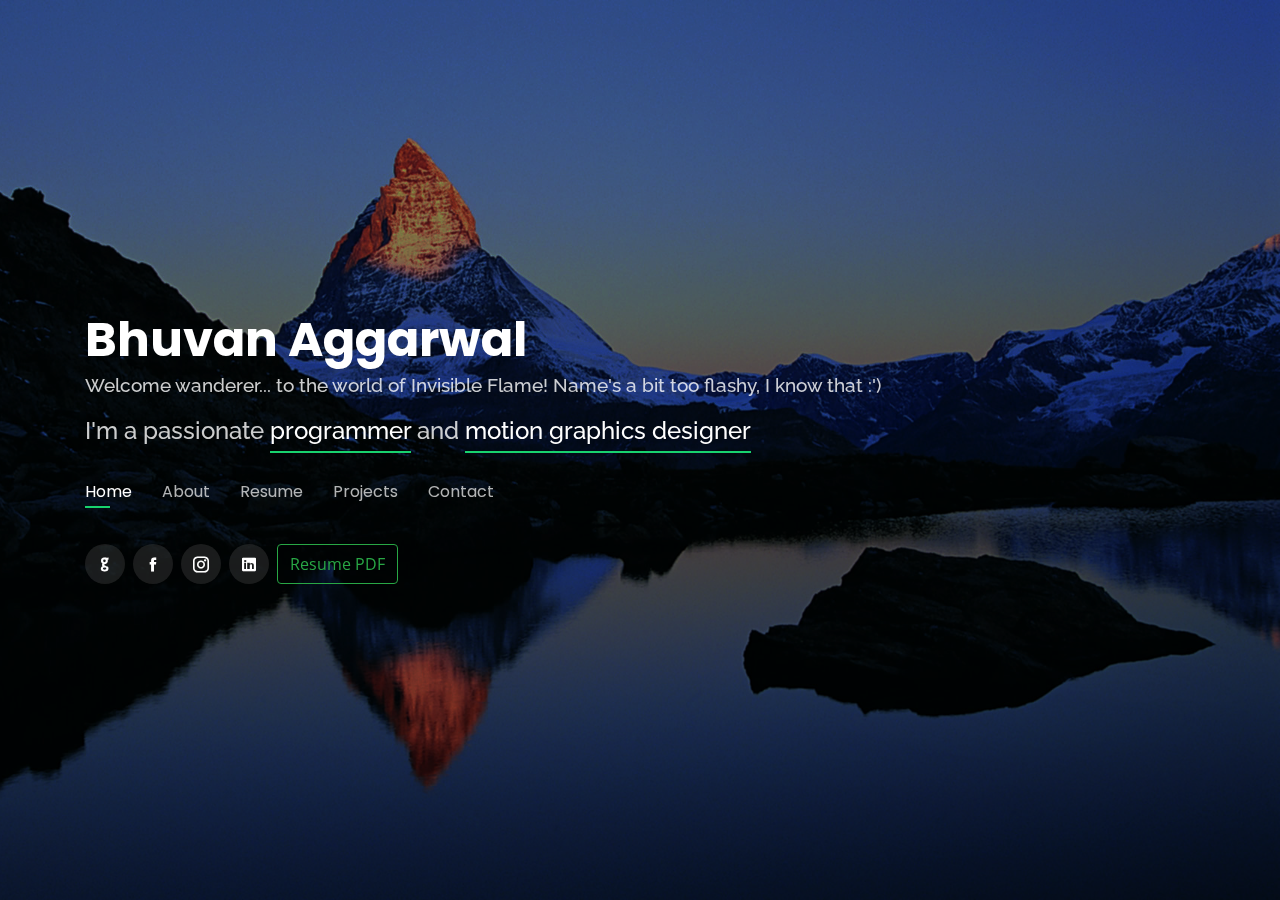
<file: Personal/main.html>
<!DOCTYPE html>
<html lang="en">

<head>
  <meta charset="utf-8">
  <meta content="width=device-width, initial-scale=1.0" name="viewport">

  <title>Invisible Flame</title>
  <meta content="" name="descriptison">
  <meta content="" name="keywords">

  <!-- Favicons -->
  <link href="assets/img/yy.jpg" rel="icon">
  <link href="assets/img/yy.jpg" rel="apple-touch-icon">

  <!-- Google Fonts -->
  <link href="https://fonts.googleapis.com/css?family=Open+Sans:300,300i,400,400i,600,600i,700,700i|Raleway:300,300i,400,400i,500,500i,600,600i,700,700i|Poppins:300,300i,400,400i,500,500i,600,600i,700,700i" rel="stylesheet">

  <!-- Vendor CSS Files -->
  <link href="assets/vendor/bootstrap/css/bootstrap.min.css" rel="stylesheet">
  <link href="assets/vendor/icofont/icofont.min.css" rel="stylesheet">
  <link href="assets/vendor/remixicon/remixicon.css" rel="stylesheet">
  <link href="assets/vendor/owl.carousel/assets/owl.carousel.min.css" rel="stylesheet">
  <link href="assets/vendor/boxicons/css/boxicons.min.css" rel="stylesheet">
  <link href="assets/vendor/venobox/venobox.css" rel="stylesheet">

  <!-- Template Main CSS File -->
  <link href="assets/css/style.css" rel="stylesheet">

 
</head>

<body>

  <!-- ======= Header ======= -->
  <header id="header" class="header-tops">
    <div class="container">

      <h1>  Bhuvan Aggarwal</h1>
      <h2 style="font-size: 1.2em; margin-top: 10px">Welcome wanderer... to the world of Invisible Flame! Name's a bit too flashy, I know that :')</h2>

      <!-- <h1><a href="index.html">Bhuvan Aggarwal</a></h1> -->
      <h2>I'm a passionate <span>programmer</span> and <span>motion graphics designer</span> </h2>

      <nav class="nav-menu d-none d-lg-block">
        <ul>
          <li class="active"><a href="#header">Home</a></li>
          <li><a href="#about">About</a></li>
          <li><a href="#resume">Resume</a></li>
          <!-- <li><a href="#services">Services</a></li> -->
          <li><a href="#portfolio">Projects</a></li>
          <li><a href="#contact">Contact</a></li>
        </ul>
      </nav><!-- .nav-menu -->

      <div class="social-links">
        <a href="https://github.com/invisibleflame" class="twitter"><i class="icofont-github"></i></a>
        <a href="https://www.facebook.com/bhuvan.aggarwal.16/" class="facebook"><i class="icofont-facebook"></i></a>
        <a href="https://www.instagram.com/bhuvan__18/" class="instagram"><i class="icofont-instagram"></i></a>
        <!-- <a href="#" class="google-plus"><i class="icofont-skype"></i></a> -->
        <a href="https://www.linkedin.com/in/bhuvan-aggarwal-77b1b4191/" class="linkedin"><i class="icofont-linkedin"></i></a>
        <button type="button" class="btn btn-outline-success" onclick="window.location.href='Resume.pdf'">Resume PDF</button>
      </div>

    </div>
  </header><!-- End Header -->

  <!-- ======= About Section ======= -->
  <section id="about" class="about">

    <!-- ======= About Me ======= -->
    <div class="about-me container">

      <div class="section-title">
        <h2>About</h2>
        <p>Learn more about me</p>
      </div>

      <div class="row">
        <div class="col-lg-4" data-aos="fade-right">
          <img src="assets/img/duh.jpeg" class="img-fluid" alt="">
        </div>
        <div class="col-lg-8 pt-4 pt-lg-0 content" data-aos="fade-left">
          <h3>Programmer and Graphic Designer</h3>
          <p class="font-italic">
            I am 19 years old and currently pursuing my major in Civil Engineering with minor in Computer Science from Indian Institute of Technology, Bombay. 
          </p>
          <!-- <div class="row">
            <div class="col-lg-6">
              <ul>
                <li><i class="icofont-rounded-right"></i> <strong>Birthday:</strong> 1 May 1995</li>
                <li><i class="icofont-rounded-right"></i> <strong>Website:</strong> www.example.com</li>
                <li><i class="icofont-rounded-right"></i> <strong>Phone:</strong> +123 456 7890</li>
                <li><i class="icofont-rounded-right"></i> <strong>City:</strong> City : New York, USA</li>
              </ul>
            </div>
            <div class="col-lg-6">
              <ul>
                <li><i class="icofont-rounded-right"></i> <strong>Age:</strong> 30</li>
                <li><i class="icofont-rounded-right"></i> <strong>Degree:</strong> Master</li>
                <li><i class="icofont-rounded-right"></i> <strong>PhEmailone:</strong> email@example.com</li>
                <li><i class="icofont-rounded-right"></i> <strong>Freelance:</strong> Available</li>
              </ul>
            </div>
          </div> -->
          <p>
            Typical sleep deprived guy from Chandigarh, India, fascinated by Programming and Computer Graphics. I am deeply interested in Machine Learning and Web development, always trying to expand my domain of knowledge. Most of my work is in Python as I really love it. When not in front of the computer screen you will find me listening to music,playing badminton or eating. Yes! I am a foodie :)
          </p>
        </div>
      </div>

    </div><!-- End About Me -->

    <!-- ======= Counts ======= -->
    <div class="counts container" >

      <div class="row">
      <div class="col-lg-3 col-md-6 mt-5 mt-md-0">
                <div class="count-box">
                  <i class="icofont-clock-time"></i>
                  <span data-toggle="counter-up">4</span>
                  <p>Experience in programming</p>
                </div>
              </div>
        <div class="col-lg-3 col-md-6">
          <div class="count-box">
            <i class="icofont-document-folder"></i>
            <span data-toggle="counter-up">5</span>
            <p>Current Technical Projects</p>
          </div>
        </div>

        

        <div class="col-lg-3 col-md-6 mt-5 mt-lg-0">
          <div class="count-box">
            <i class="icofont-nerd-smile"></i>
            <span data-toggle="counter-up">2023</span>
            <p>Year of Graduation</p>
          </div>
        </div>

      </div>

    </div><!-- End Counts -->

    <!-- ======= Skills  ======= -->
    <div class="skills container">

      <div class="section-title">
        <h2>Skills</h2>
      </div>

      <div class="row skills-content">

        <div class="col-lg-6">


          <div class="progress">
            <span class="skill">Python <i class="val">100%</i></span>
            <div class="progress-bar-wrap">
              <div class="progress-bar" role="progressbar" aria-valuenow="100" aria-valuemin="0" aria-valuemax="100"></div>
            </div>
          </div>
          <div class="progress">
            <span class="skill">C++ <i class="val">70%</i></span>
            <div class="progress-bar-wrap">
              <div class="progress-bar" role="progressbar" aria-valuenow="70" aria-valuemin="0" aria-valuemax="100"></div>
            </div>
          </div>
          <div class="progress">
            <span class="skill">Git <i class="val">70%</i></span>
            <div class="progress-bar-wrap">
              <div class="progress-bar" role="progressbar" aria-valuenow="70" aria-valuemin="0" aria-valuemax="100"></div>
            </div>
          </div>

          <div class="progress">
            <span class="skill">HTML <i class="val">90%</i></span>
            <div class="progress-bar-wrap">
              <div class="progress-bar" role="progressbar" aria-valuenow="90" aria-valuemin="0" aria-valuemax="100"></div>
            </div>
          </div>

          <div class="progress">
            <span class="skill">CSS <i class="val">90%</i></span>
            <div class="progress-bar-wrap">
              <div class="progress-bar" role="progressbar" aria-valuenow="90" aria-valuemin="0" aria-valuemax="100"></div>
            </div>
          </div>

          <div class="progress">
            <span class="skill">JavaScript <i class="val">75%</i></span>
            <div class="progress-bar-wrap">
              <div class="progress-bar" role="progressbar" aria-valuenow="75" aria-valuemin="0" aria-valuemax="100"></div>
            </div>
          </div>
          <div class="progress">
            <span class="skill">After Effects <i class="val">70%</i></span>
            <div class="progress-bar-wrap">
              <div class="progress-bar" role="progressbar" aria-valuenow="70" aria-valuemin="0" aria-valuemax="100"></div>
            </div>
          </div>
          <div class="progress">
            <span class="skill">Solidworks <i class="val">80%</i></span>
            <div class="progress-bar-wrap">
              <div class="progress-bar" role="progressbar" aria-valuenow="80" aria-valuemin="0" aria-valuemax="100"></div>
            </div>
          </div>
          <div class="progress">
            <span class="skill">Keras <i class="val">80%</i></span>
            <div class="progress-bar-wrap">
              <div class="progress-bar" role="progressbar" aria-valuenow="80" aria-valuemin="0" aria-valuemax="100"></div>
            </div>
          </div>

        </div>

        <div class="col-lg-6">
          <div class="progress">
            <span class="skill">Django <i class="val">60%</i></span>
            <div class="progress-bar-wrap">
              <div class="progress-bar" role="progressbar" aria-valuenow="60" aria-valuemin="0" aria-valuemax="100"></div>
            </div>
          </div>
          <div class="progress">
            <span class="skill">PHP <i class="val">40%</i></span>
            <div class="progress-bar-wrap">
              <div class="progress-bar" role="progressbar" aria-valuenow="40" aria-valuemin="0" aria-valuemax="100"></div>
            </div>
          </div>
          <div class="progress">
            <span class="skill">SQL <i class="val">70%</i></span>
            <div class="progress-bar-wrap">
              <div class="progress-bar" role="progressbar" aria-valuenow="70" aria-valuemin="0" aria-valuemax="100"></div>
            </div>
          </div>
          <div class="progress">
            <span class="skill">Bash <i class="val">60%</i></span>
            <div class="progress-bar-wrap">
              <div class="progress-bar" role="progressbar" aria-valuenow="60" aria-valuemin="0" aria-valuemax="100"></div>
            </div>
          </div>

          <div class="progress">
            <span class="skill">Bootstrap <i class="val">90%</i></span>
            <div class="progress-bar-wrap">
              <div class="progress-bar" role="progressbar" aria-valuenow="90" aria-valuemin="0" aria-valuemax="100"></div>
            </div>
          </div>

          <div class="progress">
            <span class="skill">Photoshop <i class="val">75%</i></span>
            <div class="progress-bar-wrap">
              <div class="progress-bar" role="progressbar" aria-valuenow="75" aria-valuemin="0" aria-valuemax="100"></div>
            </div>
          </div>
          <div class="progress">
            <span class="skill">Premiere Pro <i class="val">80%</i></span>
            <div class="progress-bar-wrap">
              <div class="progress-bar" role="progressbar" aria-valuenow="80" aria-valuemin="0" aria-valuemax="100"></div>
            </div>
          </div>
          <div class="progress">
            <span class="skill">Tensorflow <i class="val">80%</i></span>
            <div class="progress-bar-wrap">
              <div class="progress-bar" role="progressbar" aria-valuenow="80" aria-valuemin="0" aria-valuemax="100"></div>
            </div>
          </div>
          <div class="progress">
            <span class="skill">Latex <i class="val">70%</i></span>
            <div class="progress-bar-wrap">
              <div class="progress-bar" role="progressbar" aria-valuenow="70" aria-valuemin="0" aria-valuemax="100"></div>
            </div>
          </div>

        </div>

      </div>

    </div><!-- End Skills -->

    <!-- ======= Interests ======= -->
    <div class="interests container">

      <div class="section-title">
        <h2>Interests</h2>
      </div>

      <div class="row">
        <div class="col-lg-3 col-md-4">
          <div class="icon-box">
            <i class="ri-code-s-slash-line" style="color: #ffbb2c;"></i>
            <h3>Machine Learning</h3>
          </div>
        </div>
        <div class="col-lg-3 col-md-4 mt-4 mt-md-0">
          <div class="icon-box">
            <i class="ri-bar-chart-box-line" style="color: #5578ff;"></i>
            <h3>Data Science</h3>
          </div>
        </div>
        <div class="col-lg-3 col-md-4 mt-4 mt-md-0">
          <div class="icon-box">
            <i class="ri-window-line" style="color: #e80368;"></i>
            <h3>Web development</h3>
          </div>
        </div>
        <div class="col-lg-3 col-md-4 mt-4 mt-lg-0">
          <div class="icon-box">
            <i class="ri-store-line" style="color: #e361ff;"></i>
            <h3>Business Development</h3>
          </div>
        </div>
        <div class="col-lg-3 col-md-4 mt-4">
          <div class="icon-box">
            <i class="ri-database-2-line" style="color: #47aeff;"></i>
            <h3>Database Management</h3>
          </div>
        </div>
        <div class="col-lg-3 col-md-4 mt-4">
          <div class="icon-box">
            <i class="ri-computer-line" style="color: #ffa76e;"></i>
            <h3>Computer Graphics</h3>
          </div>
        </div>
        <div class="col-lg-3 col-md-4 mt-4">
          <div class="icon-box">
            <i class="ri-music-line" style="color: #11dbcf;"></i>
            <h3>Music</h3>
          </div>
        </div>
        <div class="col-lg-3 col-md-4 mt-4">
          <div class="icon-box">
            <i class="ri-gamepad-line" style="color: #4233ff;"></i>
            <h3>Gaming</h3>
          </div>
        </div>
        <div class="col-lg-3 col-md-4 mt-4">
          <div class="icon-box">
            <i class="ri-base-station-line" style="color: #b2904f;"></i>
            <h3>Networking</h3>
          </div>
        </div>
        <div class="col-lg-3 col-md-4 mt-4">
          <div class="icon-box">
            <i class="ri-restaurant-line" style="color: #b20969;"></i>
            <h3>Food :)</h3>
          </div>
        </div>
        <div class="col-lg-3 col-md-4 mt-4">
          <div class="icon-box">
            <i class="ri-map-2-line" style="color: #ff5828;"></i>
            <h3>Travelling</h3>
          </div>
        </div>
        <div class="col-lg-3 col-md-4 mt-4">
          <div class="icon-box">
            <i class="ri-aliens-line" style="color: #29cc61;"></i>
            <h3>Entrepreneurship</h3>
          </div>
        </div>
      </div>

    </div><!-- End Interests -->

    <!-- ======= Testimonials ======= -->
    <div class="testimonials container">

      <div class="section-title">
        <h2>Licenses and Certifications</h2>
      </div>

      <div class="owl-carousel testimonials-carousel">
        <div class="testimonial-item">
          <p>
            Deep Learning Specialisation<br>
            -Andrew NG, Deeplearning.ai<br>
            Grade Achieved: 100%<br><br>
            <a href="https://www.coursera.org/account/accomplishments/specialization/certificate/39GAQ6YW678U" target="_blank"><i class="ri-links-line"></i>Click here</a>
            
          </p>
        </div>

        <div class="testimonial-item">
          <p>
            Data Science Specialisation<br>
            -IBM<br>
            Grade Achieved: 98%<br><br>
            <a href="https://www.coursera.org/account/accomplishments/specialization/certificate/E72XYAL2Q53N" target="_blank"><i class="ri-links-line"></i>Click here</a>
            
          </p>
        </div>

        <div class="testimonial-item">
          <p>
            Python Specialisation<br>
            -Charles Russell Severance, University of Michigan <br>
            Grade Achieved: 100%<br><br>
            <a href="https://www.coursera.org/account/accomplishments/specialization/certificate/6NLQAYAW9G28" target="_blank"><i class="ri-links-line"></i>Click here</a>
            
          </p>
        </div>

        <div class="testimonial-item">
          <p>
            HTML, CSS, and Javascript for Web Developers<br>
            -Yaakov Chaikin, John Hopkins University <br>
            Grade Achieved: 100%<br><br>
            <a href="https://www.coursera.org/account/accomplishments/certificate/4B46QF8Z72U7" target="_blank"><i class="ri-links-line"></i>Click here</a>
            
          </p>
        </div>

        <div class="testimonial-item">
          <p>
            Head over to my linkedin to see the<br> whole 
            list of 30+ certifications and more <br>cool
            stuff about me. :) <br><br>
            <a href="https://www.linkedin.com/in/bhuvan-aggarwal-77b1b4191/" target="_blank">Gateway to my Hall of Fame <i class="ri-arrow-right-line"></i></a>
            
          </p>
        </div>

      </div>

    </div><!-- End Testimonials  -->

  </section><!-- End About Section -->

  <!-- ======= Resume Section ======= -->
  <section id="resume" class="resume">
    <div class="container">

      <div class="section-title">
        <h2>Resume</h2>
        <p>Check My Resume</p>
      </div>

      <div class="row">
        <div class="col-lg-6">
          <h3 class="resume-title">Education</h3>
          <div class="resume-item pb-0">
            <h4>Major in Civil Engineering &amp; Minor in Computer Science</h4>
            <h5>2019 - 2023</h5>
            <p><em>Indian Institute of Technology, Bombay</em></p>
            <p>Studying in one of the India's most premiere institutes, grasping every opportunity available on-campus and off-campus as well.</p>
          </div>

          <h3 class="resume-title">Industry Experience and Internships</h3>
          <div class="resume-item">
            <h4>Marketing and Business Development Intern</h4>
            <h5>May'20 - July'20</h5>
            <p><em>Network Bulls</em></p>
            <p><ul>
                <li>Helped in devising a new marketing campaign for the company introducing many innovative and fresh
ideas to attract the customers and was an active part of the designing and publicity process</li>
<li>Managed the lead generation and conversion process for the product directly</li>
<li>Researched on collaboration with other brands and successfully forged a partnership with Techfest</li>
<li>Formulated the MoU for the partnership and was a part of the signing process of the same</li>
              </ul></p>
          </div>
          <div class="resume-item">
            <h4>Marketing and Design Intern</h4>
            <h5>May'20 - July'20</h5>
            <p><em>ChatarPatar</em></p>
            <p>
              <ul>
                <li>ChatarPatar is India’s first student run production house - journeying towards curating relatable content.</li>
<li>Identified 5+ possible external associations and worked for improving the brand delivery</li>
<li>Designed various social media posts and ideated on new and innovative content to attract the viewers</li>

              </ul></p>
          </div>
        </div>
        <div class="col-lg-6">
          <h3 class="resume-title">Position of Responsibility</h3>
          <div class="resume-item">
            <h4>Convenor | Tinkerers’ Laboratory, IIT Bombay</h4>
            <h5>May ’20 - Present</h5>
            <p><em>The alumni-funded ‘makerspace’ for innovators to encourage prototyping and execution </em></p>
            <p>
            <ul>
              <li>Working in a team of 7 students to manage the lab and approve funding for projects, ensuring optimum
utilization of resources and equipment consisting of an inventory worth INR 6,000,000</li>
              <li>Collaborated with the Director, Global Outreach Programs at Stanford Byers Center for Biodesign, to
organize a long-term Design Thinking course and two projects focused on healthcare technology </li>
              <li>Executed 30+ projects focused towards COVID-19 for deployment within the institute and public places</li>
              <li>Launched Tinkering Bootcamp, a 5-week course in which 100+ students learned about Arduino, IoT, RPi</li>
              <li>Conducted MATLAB workshops in collaboration with MathWorks, attended by 100+ students</li>
            </ul>
            </p>
          </div>
          <div class="resume-item">
            <h4>Manager of Virtual Gathering | E-Convocation 2020, IIT Bombay</h4>
            <h5>Jun’20 - Aug’20</h5>
            <p><em>The first-ever Virtual Convocation in India, with 10k+ hits in 6hrs</em></p>
            <p>
            <ul>
              <li>Praised by the Hon’ble Prime Minister and featured by 30+ media channels including TOI, CNN</li>
              <li>Created a virtual institute using a third party software to bring the social aspect of convocation</li>
              <li>Catered to 2500+ participants along with real-time debugging for the smooth execution of the event</li>
              <li>Directed 120+ representatives to create the content and interactions in the virtual platform</li>
            </ul>
            </p>
          </div>
          <div class="resume-item">
            <h4>Marketing and Infrastructure Coordinator | Techfest, IIT Bombay</h4>
            <h5>May’20 - Present</h5>
            <p><em>Asia’s Largest Sci-Tech Festival, with a footfall of 175,000+ across 290+ events</em></p>
            <p>
            <ul>
              <li>Assisting the Marketing Heads towards achieving the fest’s budget through corporate deals</li>
              <li>Building an extensive database of companies while pitching and negotiating sponsorship deals</li>
              <li>Redesigned the marketing and structure of various initiatives and events to fit in the online ecosystem</li>
              
            </ul>
            </p>
          </div>
        </div>
      </div>

    </div>
  </section><!-- End Resume Section -->

  <!-- ======= Services Section ======= -->
  <!-- <section id="services" class="services">
    <div class="container">

      <div class="section-title">
        <h2>Services</h2>
        <p>My Services</p>
      </div>

      <div class="row">
        <div class="col-lg-4 col-md-6 d-flex align-items-stretch">
          <div class="icon-box">
            <div class="icon"><i class="bx bxl-dribbble"></i></div>
            <h4><a href="">Lorem Ipsum</a></h4>
            <p>Voluptatum deleniti atque corrupti quos dolores et quas molestias excepturi</p>
          </div>
        </div>

        <div class="col-lg-4 col-md-6 d-flex align-items-stretch mt-4 mt-md-0">
          <div class="icon-box">
            <div class="icon"><i class="bx bx-file"></i></div>
            <h4><a href="">Sed ut perspiciatis</a></h4>
            <p>Duis aute irure dolor in reprehenderit in voluptate velit esse cillum dolore</p>
          </div>
        </div>

        <div class="col-lg-4 col-md-6 d-flex align-items-stretch mt-4 mt-lg-0">
          <div class="icon-box">
            <div class="icon"><i class="bx bx-tachometer"></i></div>
            <h4><a href="">Magni Dolores</a></h4>
            <p>Excepteur sint occaecat cupidatat non proident, sunt in culpa qui officia</p>
          </div>
        </div>

        <div class="col-lg-4 col-md-6 d-flex align-items-stretch mt-4">
          <div class="icon-box">
            <div class="icon"><i class="bx bx-world"></i></div>
            <h4><a href="">Nemo Enim</a></h4>
            <p>At vero eos et accusamus et iusto odio dignissimos ducimus qui blanditiis</p>
          </div>
        </div>

        <div class="col-lg-4 col-md-6 d-flex align-items-stretch mt-4">
          <div class="icon-box">
            <div class="icon"><i class="bx bx-slideshow"></i></div>
            <h4><a href="">Dele cardo</a></h4>
            <p>Quis consequatur saepe eligendi voluptatem consequatur dolor consequuntur</p>
          </div>
        </div>

        <div class="col-lg-4 col-md-6 d-flex align-items-stretch mt-4">
          <div class="icon-box">
            <div class="icon"><i class="bx bx-arch"></i></div>
            <h4><a href="">Divera don</a></h4>
            <p>Modi nostrum vel laborum. Porro fugit error sit minus sapiente sit aspernatur</p>
          </div>  
        </div>

      </div>

    </div>
  </section> --><!-- End Services Section -->

  <!-- ======= Portfolio Section ======= -->
  <section id="portfolio" class="portfolio">
    <div class="container">

      <div class="section-title">
        <h2>Projects</h2>
        <p>My Works</p>
      </div>

      <div class="row">
        <div class="col-lg-12 d-flex justify-content-center">
          <ul id="portfolio-flters">
            <li data-filter="*" class="filter-active">All</li>
            <li data-filter=".filter-app">Tech</li>
            <li data-filter=".filter-card">Research</li>
            <li data-filter=".filter-web">Social</li>
          </ul>
        </div>
      </div>

      <div class="row portfolio-container">

        <div class="col-lg-4 col-md-6 portfolio-item filter-app filter-card">
          <div class="portfolio-wrap">
            <img src="assets/img/portfolio/dope.png" class="img-fluid" alt="">
            <div class="portfolio-info">
              <h4>Senior Perception Engineer</h4>
              <p>Sedrica, Innovation Cell IITB</p>
              <div class="portfolio-links">
                <a href="assets/img/portfolio/dope.png" data-gall="portfolioGallery" class="venobox" title="Sedrica"><i class="bx bx-plus"></i></a>
                <a href="UMIC.html" data-gall="portfolioDetailsGallery" data-vbtype="iframe" class="venobox" title=""><i class="bx bx-link"></i></a>
              </div>
            </div>
          </div>
        </div>

        <div class="col-lg-4 col-md-6 portfolio-item filter-app">
          <div class="portfolio-wrap">
            <img src="assets/img/portfolio/TL.png" class="img-fluid" alt="">
            <div class="portfolio-info">
              <h4>Convenor</h4>
              <p>Tinkerers' Lab IITB</p>
              <div class="portfolio-links">
                <a href="assets/img/portfolio/pic1.jpg" data-gall="portfolioGallery" class="venobox" title="Tinkerers' Lab IITB"><i class="bx bx-plus"></i></a>
                <a href="https://www.tinkerers-lab.org/" data-gall="portfolioDetailsGallery" data-vbtype="iframe" class="venobox" title=""><i class="bx bx-link"></i></a>
              </div>
            </div>
          </div>
        </div>

        <div class="col-lg-4 col-md-6 portfolio-item filter-app">
          <div class="portfolio-wrap">
            <img src="assets/img/portfolio/drone.png" class="img-fluid" alt="">
            <div class="portfolio-info">
              <h4>Autonomous Drone</h4>
              <p> Flipkart GRiD 2.0 Challenge - One of the 3 national finalists</p>
              <div class="portfolio-links">
                <a href="assets/img/portfolio/drone.png" data-gall="portfolioGallery" class="venobox" title="Autonomous Drone"><i class="bx bx-plus"></i></a>
                <a href="GRID.html" data-gall="portfolioDetailsGallery" data-vbtype="iframe" class="venobox" title=""><i class="bx bx-link"></i></a>
              </div>
            </div>
          </div>
        </div>

        <div class="col-lg-4 col-md-6 portfolio-item filter-app">
          <div class="portfolio-wrap">
            <img src="assets/img/portfolio/sasha.jpg" class="img-fluid" alt="">
            <div class="portfolio-info">
              <h4>S.A.S.H.A</h4>
              <p>Institute Summer Technical Project</p>
              <div class="portfolio-links">
                <a href="assets/img/portfolio/sasha.jpg" data-gall="portfolioGallery" class="venobox" title="S.A.S.H.A"><i class="bx bx-plus"></i></a>
                <a href="https://invisibleflame.github.io/sasha/" data-gall="portfolioDetailsGallery" data-vbtype="iframe" class="venobox" title=""><i class="bx bx-link"></i></a>
              </div>
            </div>
          </div>
        </div>

        <div class="col-lg-4 col-md-6 portfolio-item filter-app">
          <div class="portfolio-wrap">
            <img src="assets/img/portfolio/mask.png" class="img-fluid" alt="">
            <div class="portfolio-info">
              <h4>Mask Detector</h4>
              <p>Covid Projects</p>
              <div class="portfolio-links">
                <a href="assets/img/portfolio/mask.png" data-gall="portfolioGallery" class="venobox" title="Mask Detector"><i class="bx bx-plus"></i></a>
                <a href="https://github.com/invisibleflame/mask-detector-2.0" target="_blank" ><i class="bx bx-link"></i></a>
              </div>
            </div>
          </div>
        </div>

        <div class="col-lg-4 col-md-6 portfolio-item filter-app filter-card">
          <div class="portfolio-wrap">
            <img src="assets/img/portfolio/acc.jpg" class="img-fluid" alt="">
            <div class="portfolio-info">
              <h4>Accident Avoidance System for vehicles</h4>
              
              <div class="portfolio-links">
                <a href="assets/img/portfolio/acc.jpg" data-gall="portfolioGallery" class="venobox" title="Accident Avoidance System for vehicles"><i class="bx bx-plus"></i></a>
                <a href="safety.html" data-gall="portfolioDetailsGallery" data-vbtype="iframe" class="venobox" title=""><i class="bx bx-link"></i></a>
              </div>
            </div>
          </div>
        </div>

        <div class="col-lg-4 col-md-6 portfolio-item filter-card">
          <div class="portfolio-wrap">
            <img src="assets/img/portfolio/456.jpeg" class="img-fluid" alt="">
            <div class="portfolio-info">
              <h4>Aerial Robotics</h4>
              <p>Summer Research Project</p>
              <div class="portfolio-links">
                <a href="assets/img/portfolio/456.jpeg" data-gall="portfolioGallery" class="venobox" title="Aerial Robotics"><i class="bx bx-plus"></i></a>
                <a href="aerial.html" data-gall="portfolioDetailsGallery" data-vbtype="iframe" class="venobox" title=""><i class="bx bx-link"></i></a>
              </div>
            </div>
          </div>
        </div>

        <div class="col-lg-4 col-md-6 portfolio-item filter-web">
          <div class="portfolio-wrap">
            <img src="assets/img/portfolio/pp.jpg" class="img-fluid" alt="">
            <div class="portfolio-info">
              <h4>Plastic Shredder</h4>
              <p>A social initiative to reduce the misery of the PHO workers in the institute</p>
              <div class="portfolio-links">
                <a href="assets/img/portfolio/pp.jpg" data-gall="portfolioGallery" class="venobox" title="Plastic Shredder"><i class="bx bx-plus"></i></a>
                <a href="https://nss.iitb.ac.in/home/" target="_blank"><i class="bx bx-link"></i></a>
              </div>
            </div>
          </div>
        </div>

        <div class="col-lg-4 col-md-6 portfolio-item filter-app">
          <div class="portfolio-wrap">
            <img src="assets/img/portfolio/blue.jpg" class="img-fluid" alt="">
            <div class="portfolio-info">
              <h4>XLR8</h4>
              <p>A Bluetooth controlled car</p>
              <div class="portfolio-links">
                <a href="assets/img/portfolio/blue.jpg" data-gall="portfolioGallery" class="venobox" title="Web 3"><i class="bx bx-plus"></i></a>
                <a href="https://grubdragon.github.io/erciitb/tutorials/XLR8" data-gall="portfolioDetailsGallery" data-vbtype="iframe" class="venobox" title=""><i class="bx bx-link"></i></a>
              </div>
            </div>
          </div>
        </div>

      </div>

    </div>
  </section><!-- End Portfolio Section -->

  <!-- ======= Contact Section ======= -->
  <section id="contact" class="contact">
    <div class="container">

      <div class="section-title">
        <h2>Contact</h2>
        <p>Contact Me</p>
      </div>

      <div class="row mt-2">

        <div class="col-md-6 d-flex align-items-stretch">
          <div class="info-box">
            <i class="bx bx-map"></i>
            <h3>My Address</h3>
            <p>#473, Sector-15, Panchkula, Haryana, India [till lockdown :( ]</p>
            <p>Hostel 9, IIT Bombay [after lockdown :) ]</p>
          </div>
        </div>

        <div class="col-md-6 mt-4 mt-md-0 d-flex align-items-stretch">
          <div class="info-box">
            <i class="bx bx-share-alt"></i>
            <h3>Social Profiles</h3>
            <div class="social-links">
              <a href="https://twitter.com/BhuvanAggarwa11?s=08" class="twitter"><i class="icofont-twitter"></i></a>
              <a href="https://www.facebook.com/bhuvan.aggarwal.16/" class="facebook"><i class="icofont-facebook"></i></a>
              <a href="https://www.instagram.com/bhuvan__18/" class="instagram"><i class="icofont-instagram"></i></a>
              <a href="https://github.com/invisibleflame" class="google-plus"><i class="icofont-github"></i></a>
              <a href="https://www.linkedin.com/in/bhuvan-aggarwal-77b1b4191/" class="linkedin"><i class="icofont-linkedin"></i></a>
            </div>
          </div>
        </div>

        <div class="col-md-6 mt-4 d-flex align-items-stretch">
          <div class="info-box">
            <i class="bx bx-envelope"></i>
            <h3>Email Me</h3>
            <p>bhuvanaggarwal9@gmail.com</p>
            <p>190040026@iitb.ac.in</p>
          </div>
        </div>
        <div class="col-md-6 mt-4 d-flex align-items-stretch">
          <div class="info-box">
            <i class="bx bx-phone-call"></i>
            <h3>Call Me</h3>
            <p>+91 9878960462</p>
          </div>
        </div>
      </div>

      <form action="https://formspree.io/f/mrgoedkq"
  method="POST"
  enctype="multipart/form-data" role="form" class="php-email-form mt-4">
        <div class="form-row">
          <div class="col-md-6 form-group">
            <input type="text" name="name" class="form-control" id="name" placeholder="Your Name" data-rule="minlen:4" data-msg="Please enter at least 4 chars" />
            <!-- <div class="validate"></div> -->
          </div>
          <div class="col-md-6 form-group">
            <input type="email" class="form-control" name="_replyto" id="email" placeholder="Your Email" data-rule="email" data-msg="Please enter a valid email" />
            <!-- <div class="validate"></div> -->
          </div>
        </div>
        <div class="form-group">
          <input type="text" class="form-control" name="_subject" id="subject" placeholder="Subject" data-rule="minlen:4" data-msg="Please enter at least 8 chars of subject" />
          <!-- <div class="validate"></div> -->
        </div>
        <div class="form-group">
          <textarea class="form-control" name="message" rows="5" data-rule="required" data-msg="Please write something for us" placeholder="Message"></textarea>
          <!-- <div class="validate"></div> -->
        </div>
        <div class="mb-3">
          <div class="loading">Loading</div>
          <!-- <div class="error-message"></div> -->
          <div class="sent-message">Your message has been sent. Thank you!</div>
        </div>
        <div class="text-center"><button type="submit">Send Message</button></div>
      </form>
      <!-- <form
  action="https://formspree.io/f/mrgoedkq"
  method="POST"
  enctype="multipart/form-data"
>
  <label>
    Your email:
    <input type="text" name="_replyto">
  </label>
  <label>
    Your file:
    <input type="file" name="upload">
  </label>

  <button type="submit">Send</button>
</form> -->

    </div>
  </section><!-- End Contact Section -->

  

  <!-- Vendor JS Files -->
  <script src="assets/vendor/jquery/jquery.min.js"></script>
  <script src="assets/vendor/bootstrap/js/bootstrap.bundle.min.js"></script>
  <script src="assets/vendor/jquery.easing/jquery.easing.min.js"></script>
  <script src="assets/vendor/php-email-form/validate.js"></script>
  <script src="assets/vendor/waypoints/jquery.waypoints.min.js"></script>
  <script src="assets/vendor/counterup/counterup.min.js"></script>
  <script src="assets/vendor/owl.carousel/owl.carousel.min.js"></script>
  <script src="assets/vendor/isotope-layout/isotope.pkgd.min.js"></script>
  <script src="assets/vendor/venobox/venobox.min.js"></script>

  <!-- Template Main JS File -->
  <script src="assets/js/main.js"></script>

</body>

</html>
</file>
<file: assets/vendor/venobox/venobox.css>
/* ------ venobox.css --------*/
.vbox-overlay *, .vbox-overlay *:before, .vbox-overlay *:after{
    -webkit-backface-visibility: hidden;
    -webkit-box-sizing:border-box;
    -moz-box-sizing:border-box;
    box-sizing:border-box;
}
.vbox-overlay * { 
    -webkit-backface-visibility: visible;
    backface-visibility: visible;
}
.vbox-overlay{
    display: -webkit-flex;
    display: flex;
    -webkit-flex-direction: column;
    flex-direction: column;
    -webkit-justify-content: center;
    justify-content: center;
    -webkit-align-items: center;
    align-items: center;
    position: fixed;
    left: 0;
    top: 0;
    bottom: 0;
    right: 0;
    z-index: 999999;
}

/* ----- navigation ----- */
.vbox-title{
    width: 100%;
    height: 40px;
    float: left;
    text-align: center;
    line-height: 28px;
    font-size: 12px;
    padding: 6px 50px;
    overflow: hidden;
    position: fixed;
    display: none;
    left: 0;
    z-index: 89;
}
.vbox-close{
    cursor: pointer;
    position: fixed;
    top: -1px;
    right: 0;
    width: 50px;
    height: 40px;
    padding: 6px;
    display: block;
    background-position:10px center;
    overflow: hidden;
    font-size: 24px;
    line-height: 1;
    text-align: center;
    z-index: 99;
}
.vbox-left{
    cursor: pointer;
    position: fixed;
    left: 0;
    height: 40px;
    overflow: hidden;
    line-height: 28px;
    font-size: 12px;
    z-index: 99;
    display: flex;
    align-items:center;
}
.vbox-num{
    display: inline-block;
    margin: 6px 0 6px 15px;
}
/* ----- Social share ----- */
.vbox-share{
    line-height: 28px;
    font-size: 12px;
    overflow: hidden;
    position: fixed;
    left: 0;
    z-index: 98;
    display: flex;
    align-items:center;
    justify-content: center;
    width: 100%;
    text-align: center;
}
.vbox-share svg{
    max-height: 28px;
    width: 28px;
    z-index: 10;
    margin-left: 12px;
    margin-top: 6px;
    margin-bottom: 6px;
    vertical-align: middle;
}


/* ----- navigation ARROWS ----- */
.vbox-next, .vbox-prev{
    position: fixed;
    top: 50%;
    margin-top: -15px;
    overflow: hidden;
    cursor: pointer;
    display: block;
    width: 45px;
    height: 45px;
    z-index: 99;
}
.vbox-next span, .vbox-prev span{
    position: relative;
    width: 20px;
    height: 20px;
    border: 2px solid transparent;
    border-top-color: #B6B6B6;
    border-right-color: #B6B6B6;
    text-indent: -100px;
    position: absolute;
    top: 8px;
    display: block;
}
.vbox-prev{
    left: 15px;
}
.vbox-next{
    right: 15px;
}
.vbox-prev span{
    left: 10px;
    -ms-transform: rotate(-135deg);
    -webkit-transform: rotate(-135deg);
    transform: rotate(-135deg);
}
.vbox-next span{
    -ms-transform: rotate(45deg);
    -webkit-transform: rotate(45deg);
    transform: rotate(45deg);
    right: 10px;
}
/* ------- inline window ------ */
.vbox-inline{
    width: 420px;
    height: 315px;
    height: 70vh;
    padding: 10px;
    background: #fff;
    margin: 0 auto;
    overflow: auto;
    text-align: left;
}
/* ------- Video & iFrames window ------ */
.venoframe{
    max-width: 100%;
    width: 100%;
    border: none;
    width: 100%;
    height: 260px;
    height: 70vh;
}
.venoframe.vbvid{
    height: 260px;
}
@media (min-width: 768px) {
    .venoframe, .vbox-inline{
        width: 90%;
        height: 360px;
        height: 70vh;
    }
    .venoframe.vbvid{
        width: 640px;
        height: 360px;
    }
}
@media (min-width: 992px) {
    .venoframe, .vbox-inline{
        max-width: 1200px;
        width: 80%;
        height: 540px;
        height: 70vh;
    }
    .venoframe.vbvid{
        width: 960px;
        height: 540px;
    }
}
/* 
Please do NOT edit this part! 
or at least read this note: http://i.imgur.com/7C0ws9e.gif
*/
.vbox-open{
    overflow: hidden;
}
.vbox-container{
    position: absolute;
    left: 0;
    right: 0;
    top: 0;
    bottom: 0;
    overflow-x: hidden;
    overflow-y: scroll;
    overflow-scrolling: touch;
    -webkit-overflow-scrolling: touch;
    z-index: 20;
    max-height: 100%;

}

.vbox-content{
    text-align: center;
    float: left;
    width: 100%;
    position: relative;
    overflow: hidden;
    padding: 20px 4%;
}
.vbox-container img{
    max-width: 100%;
    height: auto;
}
.vbox-figlio{
    box-shadow: 0 0 12px rgba(0,0,0,0.19), 0 6px 6px rgba(0,0,0,0.23);
    max-width: 100%;
    text-align: initial;
}
img.vbox-figlio{
    -webkit-user-select: none;
-khtml-user-select: none;
-moz-user-select: none;
-o-user-select: none;
user-select: none;
}
.vbox-content.swipe-left{
    margin-left: -200px !important;
}
.vbox-content.swipe-right{
    margin-left: 200px !important;
}
.vbox-animated{
    webkit-transition: margin 300ms ease-out;
    transition: margin 300ms ease-out;
}

/* ---------- preloader ----------
 * SPINKIT 
 * http://tobiasahlin.com/spinkit/
-------------------------------- */
.sk-double-bounce,.sk-rotating-plane{width:40px;height:40px;margin:40px auto}.sk-rotating-plane{background-color:#333;-webkit-animation:sk-rotatePlane 1.2s infinite ease-in-out;animation:sk-rotatePlane 1.2s infinite ease-in-out}@-webkit-keyframes sk-rotatePlane{0%{-webkit-transform:perspective(120px) rotateX(0) rotateY(0);transform:perspective(120px) rotateX(0) rotateY(0)}50%{-webkit-transform:perspective(120px) rotateX(-180.1deg) rotateY(0);transform:perspective(120px) rotateX(-180.1deg) rotateY(0)}100%{-webkit-transform:perspective(120px) rotateX(-180deg) rotateY(-179.9deg);transform:perspective(120px) rotateX(-180deg) rotateY(-179.9deg)}}@keyframes sk-rotatePlane{0%{-webkit-transform:perspective(120px) rotateX(0) rotateY(0);transform:perspective(120px) rotateX(0) rotateY(0)}50%{-webkit-transform:perspective(120px) rotateX(-180.1deg) rotateY(0);transform:perspective(120px) rotateX(-180.1deg) rotateY(0)}100%{-webkit-transform:perspective(120px) rotateX(-180deg) rotateY(-179.9deg);transform:perspective(120px) rotateX(-180deg) rotateY(-179.9deg)}}.sk-double-bounce{position:relative}.sk-double-bounce .sk-child{width:100%;height:100%;border-radius:50%;background-color:#333;opacity:.6;position:absolute;top:0;left:0;-webkit-animation:sk-doubleBounce 2s infinite ease-in-out;animation:sk-doubleBounce 2s infinite ease-in-out}.sk-chasing-dots .sk-child,.sk-spinner-pulse,.sk-three-bounce .sk-child{background-color:#333;border-radius:100%}.sk-double-bounce .sk-double-bounce2{-webkit-animation-delay:-1s;animation-delay:-1s}@-webkit-keyframes sk-doubleBounce{0%,100%{-webkit-transform:scale(0);transform:scale(0)}50%{-webkit-transform:scale(1);transform:scale(1)}}@keyframes sk-doubleBounce{0%,100%{-webkit-transform:scale(0);transform:scale(0)}50%{-webkit-transform:scale(1);transform:scale(1)}}.sk-wave{margin:40px auto;width:50px;height:40px;text-align:center;font-size:10px}.sk-wave .sk-rect{background-color:#333;height:100%;width:6px;display:inline-block;-webkit-animation:sk-waveStretchDelay 1.2s infinite ease-in-out;animation:sk-waveStretchDelay 1.2s infinite ease-in-out}.sk-wave .sk-rect1{-webkit-animation-delay:-1.2s;animation-delay:-1.2s}.sk-wave .sk-rect2{-webkit-animation-delay:-1.1s;animation-delay:-1.1s}.sk-wave .sk-rect3{-webkit-animation-delay:-1s;animation-delay:-1s}.sk-wave .sk-rect4{-webkit-animation-delay:-.9s;animation-delay:-.9s}.sk-wave .sk-rect5{-webkit-animation-delay:-.8s;animation-delay:-.8s}@-webkit-keyframes sk-waveStretchDelay{0%,100%,40%{-webkit-transform:scaleY(.4);transform:scaleY(.4)}20%{-webkit-transform:scaleY(1);transform:scaleY(1)}}@keyframes sk-waveStretchDelay{0%,100%,40%{-webkit-transform:scaleY(.4);transform:scaleY(.4)}20%{-webkit-transform:scaleY(1);transform:scaleY(1)}}.sk-wandering-cubes{margin:40px auto;width:40px;height:40px;position:relative}.sk-wandering-cubes .sk-cube{background-color:#333;width:10px;height:10px;position:absolute;top:0;left:0;-webkit-animation:sk-wanderingCube 1.8s ease-in-out -1.8s infinite both;animation:sk-wanderingCube 1.8s ease-in-out -1.8s infinite both}.sk-chasing-dots,.sk-spinner-pulse{width:40px;height:40px;margin:40px auto}.sk-wandering-cubes .sk-cube2{-webkit-animation-delay:-.9s;animation-delay:-.9s}@-webkit-keyframes sk-wanderingCube{0%{-webkit-transform:rotate(0);transform:rotate(0)}25%{-webkit-transform:translateX(30px) rotate(-90deg) scale(.5);transform:translateX(30px) rotate(-90deg) scale(.5)}50%{-webkit-transform:translateX(30px) translateY(30px) rotate(-179deg);transform:translateX(30px) translateY(30px) rotate(-179deg)}50.1%{-webkit-transform:translateX(30px) translateY(30px) rotate(-180deg);transform:translateX(30px) translateY(30px) rotate(-180deg)}75%{-webkit-transform:translateX(0) translateY(30px) rotate(-270deg) scale(.5);transform:translateX(0) translateY(30px) rotate(-270deg) scale(.5)}100%{-webkit-transform:rotate(-360deg);transform:rotate(-360deg)}}@keyframes sk-wanderingCube{0%{-webkit-transform:rotate(0);transform:rotate(0)}25%{-webkit-transform:translateX(30px) rotate(-90deg) scale(.5);transform:translateX(30px) rotate(-90deg) scale(.5)}50%{-webkit-transform:translateX(30px) translateY(30px) rotate(-179deg);transform:translateX(30px) translateY(30px) rotate(-179deg)}50.1%{-webkit-transform:translateX(30px) translateY(30px) rotate(-180deg);transform:translateX(30px) translateY(30px) rotate(-180deg)}75%{-webkit-transform:translateX(0) translateY(30px) rotate(-270deg) scale(.5);transform:translateX(0) translateY(30px) rotate(-270deg) scale(.5)}100%{-webkit-transform:rotate(-360deg);transform:rotate(-360deg)}}.sk-spinner-pulse{-webkit-animation:sk-pulseScaleOut 1s infinite ease-in-out;animation:sk-pulseScaleOut 1s infinite ease-in-out}@-webkit-keyframes sk-pulseScaleOut{0%{-webkit-transform:scale(0);transform:scale(0)}100%{-webkit-transform:scale(1);transform:scale(1);opacity:0}}@keyframes sk-pulseScaleOut{0%{-webkit-transform:scale(0);transform:scale(0)}100%{-webkit-transform:scale(1);transform:scale(1);opacity:0}}.sk-chasing-dots{position:relative;text-align:center;-webkit-animation:sk-chasingDotsRotate 2s infinite linear;animation:sk-chasingDotsRotate 2s infinite linear}.sk-chasing-dots .sk-child{width:60%;height:60%;display:inline-block;position:absolute;top:0;-webkit-animation:sk-chasingDotsBounce 2s infinite ease-in-out;animation:sk-chasingDotsBounce 2s infinite ease-in-out}.sk-chasing-dots .sk-dot2{top:auto;bottom:0;-webkit-animation-delay:-1s;animation-delay:-1s}@-webkit-keyframes sk-chasingDotsRotate{100%{-webkit-transform:rotate(360deg);transform:rotate(360deg)}}@keyframes sk-chasingDotsRotate{100%{-webkit-transform:rotate(360deg);transform:rotate(360deg)}}@-webkit-keyframes sk-chasingDotsBounce{0%,100%{-webkit-transform:scale(0);transform:scale(0)}50%{-webkit-transform:scale(1);transform:scale(1)}}@keyframes sk-chasingDotsBounce{0%,100%{-webkit-transform:scale(0);transform:scale(0)}50%{-webkit-transform:scale(1);transform:scale(1)}}.sk-three-bounce{margin:40px auto;width:80px;text-align:center}.sk-three-bounce .sk-child{width:20px;height:20px;display:inline-block;-webkit-animation:sk-three-bounce 1.4s ease-in-out 0s infinite both;animation:sk-three-bounce 1.4s ease-in-out 0s infinite both}.sk-circle .sk-child:before,.sk-fading-circle .sk-circle:before{display:block;border-radius:100%;content:'';background-color:#333}.sk-three-bounce .sk-bounce1{-webkit-animation-delay:-.32s;animation-delay:-.32s}.sk-three-bounce .sk-bounce2{-webkit-animation-delay:-.16s;animation-delay:-.16s}@-webkit-keyframes sk-three-bounce{0%,100%,80%{-webkit-transform:scale(0);transform:scale(0)}40%{-webkit-transform:scale(1);transform:scale(1)}}@keyframes sk-three-bounce{0%,100%,80%{-webkit-transform:scale(0);transform:scale(0)}40%{-webkit-transform:scale(1);transform:scale(1)}}.sk-circle{margin:40px auto;width:40px;height:40px;position:relative}.sk-circle .sk-child{width:100%;height:100%;position:absolute;left:0;top:0}.sk-circle .sk-child:before{margin:0 auto;width:15%;height:15%;-webkit-animation:sk-circleBounceDelay 1.2s infinite ease-in-out both;animation:sk-circleBounceDelay 1.2s infinite ease-in-out both}.sk-circle .sk-circle2{-webkit-transform:rotate(30deg);-ms-transform:rotate(30deg);transform:rotate(30deg)}.sk-circle .sk-circle3{-webkit-transform:rotate(60deg);-ms-transform:rotate(60deg);transform:rotate(60deg)}.sk-circle .sk-circle4{-webkit-transform:rotate(90deg);-ms-transform:rotate(90deg);transform:rotate(90deg)}.sk-circle .sk-circle5{-webkit-transform:rotate(120deg);-ms-transform:rotate(120deg);transform:rotate(120deg)}.sk-circle .sk-circle6{-webkit-transform:rotate(150deg);-ms-transform:rotate(150deg);transform:rotate(150deg)}.sk-circle .sk-circle7{-webkit-transform:rotate(180deg);-ms-transform:rotate(180deg);transform:rotate(180deg)}.sk-circle .sk-circle8{-webkit-transform:rotate(210deg);-ms-transform:rotate(210deg);transform:rotate(210deg)}.sk-circle .sk-circle9{-webkit-transform:rotate(240deg);-ms-transform:rotate(240deg);transform:rotate(240deg)}.sk-circle .sk-circle10{-webkit-transform:rotate(270deg);-ms-transform:rotate(270deg);transform:rotate(270deg)}.sk-circle .sk-circle11{-webkit-transform:rotate(300deg);-ms-transform:rotate(300deg);transform:rotate(300deg)}.sk-circle .sk-circle12{-webkit-transform:rotate(330deg);-ms-transform:rotate(330deg);transform:rotate(330deg)}.sk-circle .sk-circle2:before{-webkit-animation-delay:-1.1s;animation-delay:-1.1s}.sk-circle .sk-circle3:before{-webkit-animation-delay:-1s;animation-delay:-1s}.sk-circle .sk-circle4:before{-webkit-animation-delay:-.9s;animation-delay:-.9s}.sk-circle .sk-circle5:before{-webkit-animation-delay:-.8s;animation-delay:-.8s}.sk-circle .sk-circle6:before{-webkit-animation-delay:-.7s;animation-delay:-.7s}.sk-circle .sk-circle7:before{-webkit-animation-delay:-.6s;animation-delay:-.6s}.sk-circle .sk-circle8:before{-webkit-animation-delay:-.5s;animation-delay:-.5s}.sk-circle .sk-circle9:before{-webkit-animation-delay:-.4s;animation-delay:-.4s}.sk-circle .sk-circle10:before{-webkit-animation-delay:-.3s;animation-delay:-.3s}.sk-circle .sk-circle11:before{-webkit-animation-delay:-.2s;animation-delay:-.2s}.sk-circle .sk-circle12:before{-webkit-animation-delay:-.1s;animation-delay:-.1s}@-webkit-keyframes sk-circleBounceDelay{0%,100%,80%{-webkit-transform:scale(0);transform:scale(0)}40%{-webkit-transform:scale(1);transform:scale(1)}}@keyframes sk-circleBounceDelay{0%,100%,80%{-webkit-transform:scale(0);transform:scale(0)}40%{-webkit-transform:scale(1);transform:scale(1)}}.sk-cube-grid{width:40px;height:40px;margin:40px auto}.sk-cube-grid .sk-cube{width:33.33%;height:33.33%;background-color:#333;float:left;-webkit-animation:sk-cubeGridScaleDelay 1.3s infinite ease-in-out;animation:sk-cubeGridScaleDelay 1.3s infinite ease-in-out}.sk-cube-grid .sk-cube1{-webkit-animation-delay:.2s;animation-delay:.2s}.sk-cube-grid .sk-cube2{-webkit-animation-delay:.3s;animation-delay:.3s}.sk-cube-grid .sk-cube3{-webkit-animation-delay:.4s;animation-delay:.4s}.sk-cube-grid .sk-cube4{-webkit-animation-delay:.1s;animation-delay:.1s}.sk-cube-grid .sk-cube5{-webkit-animation-delay:.2s;animation-delay:.2s}.sk-cube-grid .sk-cube6{-webkit-animation-delay:.3s;animation-delay:.3s}.sk-cube-grid .sk-cube7{-webkit-animation-delay:0ms;animation-delay:0ms}.sk-cube-grid .sk-cube8{-webkit-animation-delay:.1s;animation-delay:.1s}.sk-cube-grid .sk-cube9{-webkit-animation-delay:.2s;animation-delay:.2s}@-webkit-keyframes sk-cubeGridScaleDelay{0%,100%,70%{-webkit-transform:scale3D(1,1,1);transform:scale3D(1,1,1)}35%{-webkit-transform:scale3D(0,0,1);transform:scale3D(0,0,1)}}@keyframes sk-cubeGridScaleDelay{0%,100%,70%{-webkit-transform:scale3D(1,1,1);transform:scale3D(1,1,1)}35%{-webkit-transform:scale3D(0,0,1);transform:scale3D(0,0,1)}}.sk-fading-circle{margin:40px auto;width:40px;height:40px;position:relative}.sk-fading-circle .sk-circle{width:100%;height:100%;position:absolute;left:0;top:0}.sk-fading-circle .sk-circle:before{margin:0 auto;width:15%;height:15%;-webkit-animation:sk-circleFadeDelay 1.2s infinite ease-in-out both;animation:sk-circleFadeDelay 1.2s infinite ease-in-out both}.sk-fading-circle .sk-circle2{-webkit-transform:rotate(30deg);-ms-transform:rotate(30deg);transform:rotate(30deg)}.sk-fading-circle .sk-circle3{-webkit-transform:rotate(60deg);-ms-transform:rotate(60deg);transform:rotate(60deg)}.sk-fading-circle .sk-circle4{-webkit-transform:rotate(90deg);-ms-transform:rotate(90deg);transform:rotate(90deg)}.sk-fading-circle .sk-circle5{-webkit-transform:rotate(120deg);-ms-transform:rotate(120deg);transform:rotate(120deg)}.sk-fading-circle .sk-circle6{-webkit-transform:rotate(150deg);-ms-transform:rotate(150deg);transform:rotate(150deg)}.sk-fading-circle .sk-circle7{-webkit-transform:rotate(180deg);-ms-transform:rotate(180deg);transform:rotate(180deg)}.sk-fading-circle .sk-circle8{-webkit-transform:rotate(210deg);-ms-transform:rotate(210deg);transform:rotate(210deg)}.sk-fading-circle .sk-circle9{-webkit-transform:rotate(240deg);-ms-transform:rotate(240deg);transform:rotate(240deg)}.sk-fading-circle .sk-circle10{-webkit-transform:rotate(270deg);-ms-transform:rotate(270deg);transform:rotate(270deg)}.sk-fading-circle .sk-circle11{-webkit-transform:rotate(300deg);-ms-transform:rotate(300deg);transform:rotate(300deg)}.sk-fading-circle .sk-circle12{-webkit-transform:rotate(330deg);-ms-transform:rotate(330deg);transform:rotate(330deg)}.sk-fading-circle .sk-circle2:before{-webkit-animation-delay:-1.1s;animation-delay:-1.1s}.sk-fading-circle .sk-circle3:before{-webkit-animation-delay:-1s;animation-delay:-1s}.sk-fading-circle .sk-circle4:before{-webkit-animation-delay:-.9s;animation-delay:-.9s}.sk-fading-circle .sk-circle5:before{-webkit-animation-delay:-.8s;animation-delay:-.8s}.sk-fading-circle .sk-circle6:before{-webkit-animation-delay:-.7s;animation-delay:-.7s}.sk-fading-circle .sk-circle7:before{-webkit-animation-delay:-.6s;animation-delay:-.6s}.sk-fading-circle .sk-circle8:before{-webkit-animation-delay:-.5s;animation-delay:-.5s}.sk-fading-circle .sk-circle9:before{-webkit-animation-delay:-.4s;animation-delay:-.4s}.sk-fading-circle .sk-circle10:before{-webkit-animation-delay:-.3s;animation-delay:-.3s}.sk-fading-circle .sk-circle11:before{-webkit-animation-delay:-.2s;animation-delay:-.2s}.sk-fading-circle .sk-circle12:before{-webkit-animation-delay:-.1s;animation-delay:-.1s}@-webkit-keyframes sk-circleFadeDelay{0%,100%,39%{opacity:0}40%{opacity:1}}@keyframes sk-circleFadeDelay{0%,100%,39%{opacity:0}40%{opacity:1}}.sk-folding-cube{margin:40px auto;width:40px;height:40px;position:relative;-webkit-transform:rotateZ(45deg);transform:rotateZ(45deg)}.sk-folding-cube .sk-cube{float:left;width:50%;height:50%;position:relative;-webkit-transform:scale(1.1);-ms-transform:scale(1.1);transform:scale(1.1)}.sk-folding-cube .sk-cube:before{content:'';position:absolute;top:0;left:0;width:100%;height:100%;background-color:#333;-webkit-animation:sk-foldCubeAngle 2.4s infinite linear both;animation:sk-foldCubeAngle 2.4s infinite linear both;-webkit-transform-origin:100% 100%;-ms-transform-origin:100% 100%;transform-origin:100% 100%}.sk-folding-cube .sk-cube2{-webkit-transform:scale(1.1) rotateZ(90deg);transform:scale(1.1) rotateZ(90deg)}.sk-folding-cube .sk-cube3{-webkit-transform:scale(1.1) rotateZ(180deg);transform:scale(1.1) rotateZ(180deg)}.sk-folding-cube .sk-cube4{-webkit-transform:scale(1.1) rotateZ(270deg);transform:scale(1.1) rotateZ(270deg)}.sk-folding-cube .sk-cube2:before{-webkit-animation-delay:.3s;animation-delay:.3s}.sk-folding-cube .sk-cube3:before{-webkit-animation-delay:.6s;animation-delay:.6s}.sk-folding-cube .sk-cube4:before{-webkit-animation-delay:.9s;animation-delay:.9s}@-webkit-keyframes sk-foldCubeAngle{0%,10%{-webkit-transform:perspective(140px) rotateX(-180deg);transform:perspective(140px) rotateX(-180deg);opacity:0}25%,75%{-webkit-transform:perspective(140px) rotateX(0);transform:perspective(140px) rotateX(0);opacity:1}100%,90%{-webkit-transform:perspective(140px) rotateY(180deg);transform:perspective(140px) rotateY(180deg);opacity:0}}@keyframes sk-foldCubeAngle{0%,10%{-webkit-transform:perspective(140px) rotateX(-180deg);transform:perspective(140px) rotateX(-180deg);opacity:0}25%,75%{-webkit-transform:perspective(140px) rotateX(0);transform:perspective(140px) rotateX(0);opacity:1}100%,90%{-webkit-transform:perspective(140px) rotateY(180deg);transform:perspective(140px) rotateY(180deg);opacity:0}}
</file>
<file: Personal/assets/vendor/venobox/venobox.css>
/* ------ venobox.css --------*/
.vbox-overlay *, .vbox-overlay *:before, .vbox-overlay *:after{
    -webkit-backface-visibility: hidden;
    -webkit-box-sizing:border-box;
    -moz-box-sizing:border-box;
    box-sizing:border-box;
}
.vbox-overlay * { 
    -webkit-backface-visibility: visible;
    backface-visibility: visible;
}
.vbox-overlay{
    display: -webkit-flex;
    display: flex;
    -webkit-flex-direction: column;
    flex-direction: column;
    -webkit-justify-content: center;
    justify-content: center;
    -webkit-align-items: center;
    align-items: center;
    position: fixed;
    left: 0;
    top: 0;
    bottom: 0;
    right: 0;
    z-index: 999999;
}

/* ----- navigation ----- */
.vbox-title{
    width: 100%;
    height: 40px;
    float: left;
    text-align: center;
    line-height: 28px;
    font-size: 12px;
    padding: 6px 50px;
    overflow: hidden;
    position: fixed;
    display: none;
    left: 0;
    z-index: 89;
}
.vbox-close{
    cursor: pointer;
    position: fixed;
    top: -1px;
    right: 0;
    width: 50px;
    height: 40px;
    padding: 6px;
    display: block;
    background-position:10px center;
    overflow: hidden;
    font-size: 24px;
    line-height: 1;
    text-align: center;
    z-index: 99;
}
.vbox-left{
    cursor: pointer;
    position: fixed;
    left: 0;
    height: 40px;
    overflow: hidden;
    line-height: 28px;
    font-size: 12px;
    z-index: 99;
    display: flex;
    align-items:center;
}
.vbox-num{
    display: inline-block;
    margin: 6px 0 6px 15px;
}
/* ----- Social share ----- */
.vbox-share{
    line-height: 28px;
    font-size: 12px;
    overflow: hidden;
    position: fixed;
    left: 0;
    z-index: 98;
    display: flex;
    align-items:center;
    justify-content: center;
    width: 100%;
    text-align: center;
}
.vbox-share svg{
    max-height: 28px;
    width: 28px;
    z-index: 10;
    margin-left: 12px;
    margin-top: 6px;
    margin-bottom: 6px;
    vertical-align: middle;
}


/* ----- navigation ARROWS ----- */
.vbox-next, .vbox-prev{
    position: fixed;
    top: 50%;
    margin-top: -15px;
    overflow: hidden;
    cursor: pointer;
    display: block;
    width: 45px;
    height: 45px;
    z-index: 99;
}
.vbox-next span, .vbox-prev span{
    position: relative;
    width: 20px;
    height: 20px;
    border: 2px solid transparent;
    border-top-color: #B6B6B6;
    border-right-color: #B6B6B6;
    text-indent: -100px;
    position: absolute;
    top: 8px;
    display: block;
}
.vbox-prev{
    left: 15px;
}
.vbox-next{
    right: 15px;
}
.vbox-prev span{
    left: 10px;
    -ms-transform: rotate(-135deg);
    -webkit-transform: rotate(-135deg);
    transform: rotate(-135deg);
}
.vbox-next span{
    -ms-transform: rotate(45deg);
    -webkit-transform: rotate(45deg);
    transform: rotate(45deg);
    right: 10px;
}
/* ------- inline window ------ */
.vbox-inline{
    width: 420px;
    height: 315px;
    height: 70vh;
    padding: 10px;
    background: #fff;
    margin: 0 auto;
    overflow: auto;
    text-align: left;
}
/* ------- Video & iFrames window ------ */
.venoframe{
    max-width: 100%;
    width: 100%;
    border: none;
    width: 100%;
    height: 260px;
    height: 70vh;
}
.venoframe.vbvid{
    height: 260px;
}
@media (min-width: 768px) {
    .venoframe, .vbox-inline{
        width: 90%;
        height: 360px;
        height: 70vh;
    }
    .venoframe.vbvid{
        width: 640px;
        height: 360px;
    }
}
@media (min-width: 992px) {
    .venoframe, .vbox-inline{
        max-width: 1200px;
        width: 80%;
        height: 540px;
        height: 70vh;
    }
    .venoframe.vbvid{
        width: 960px;
        height: 540px;
    }
}
/* 
Please do NOT edit this part! 
or at least read this note: http://i.imgur.com/7C0ws9e.gif
*/
.vbox-open{
    overflow: hidden;
}
.vbox-container{
    position: absolute;
    left: 0;
    right: 0;
    top: 0;
    bottom: 0;
    overflow-x: hidden;
    overflow-y: scroll;
    overflow-scrolling: touch;
    -webkit-overflow-scrolling: touch;
    z-index: 20;
    max-height: 100%;

}

.vbox-content{
    text-align: center;
    float: left;
    width: 100%;
    position: relative;
    overflow: hidden;
    padding: 20px 4%;
}
.vbox-container img{
    max-width: 100%;
    height: auto;
}
.vbox-figlio{
    box-shadow: 0 0 12px rgba(0,0,0,0.19), 0 6px 6px rgba(0,0,0,0.23);
    max-width: 100%;
    text-align: initial;
}
img.vbox-figlio{
    -webkit-user-select: none;
-khtml-user-select: none;
-moz-user-select: none;
-o-user-select: none;
user-select: none;
}
.vbox-content.swipe-left{
    margin-left: -200px !important;
}
.vbox-content.swipe-right{
    margin-left: 200px !important;
}
.vbox-animated{
    webkit-transition: margin 300ms ease-out;
    transition: margin 300ms ease-out;
}

/* ---------- preloader ----------
 * SPINKIT 
 * http://tobiasahlin.com/spinkit/
-------------------------------- */
.sk-double-bounce,.sk-rotating-plane{width:40px;height:40px;margin:40px auto}.sk-rotating-plane{background-color:#333;-webkit-animation:sk-rotatePlane 1.2s infinite ease-in-out;animation:sk-rotatePlane 1.2s infinite ease-in-out}@-webkit-keyframes sk-rotatePlane{0%{-webkit-transform:perspective(120px) rotateX(0) rotateY(0);transform:perspective(120px) rotateX(0) rotateY(0)}50%{-webkit-transform:perspective(120px) rotateX(-180.1deg) rotateY(0);transform:perspective(120px) rotateX(-180.1deg) rotateY(0)}100%{-webkit-transform:perspective(120px) rotateX(-180deg) rotateY(-179.9deg);transform:perspective(120px) rotateX(-180deg) rotateY(-179.9deg)}}@keyframes sk-rotatePlane{0%{-webkit-transform:perspective(120px) rotateX(0) rotateY(0);transform:perspective(120px) rotateX(0) rotateY(0)}50%{-webkit-transform:perspective(120px) rotateX(-180.1deg) rotateY(0);transform:perspective(120px) rotateX(-180.1deg) rotateY(0)}100%{-webkit-transform:perspective(120px) rotateX(-180deg) rotateY(-179.9deg);transform:perspective(120px) rotateX(-180deg) rotateY(-179.9deg)}}.sk-double-bounce{position:relative}.sk-double-bounce .sk-child{width:100%;height:100%;border-radius:50%;background-color:#333;opacity:.6;position:absolute;top:0;left:0;-webkit-animation:sk-doubleBounce 2s infinite ease-in-out;animation:sk-doubleBounce 2s infinite ease-in-out}.sk-chasing-dots .sk-child,.sk-spinner-pulse,.sk-three-bounce .sk-child{background-color:#333;border-radius:100%}.sk-double-bounce .sk-double-bounce2{-webkit-animation-delay:-1s;animation-delay:-1s}@-webkit-keyframes sk-doubleBounce{0%,100%{-webkit-transform:scale(0);transform:scale(0)}50%{-webkit-transform:scale(1);transform:scale(1)}}@keyframes sk-doubleBounce{0%,100%{-webkit-transform:scale(0);transform:scale(0)}50%{-webkit-transform:scale(1);transform:scale(1)}}.sk-wave{margin:40px auto;width:50px;height:40px;text-align:center;font-size:10px}.sk-wave .sk-rect{background-color:#333;height:100%;width:6px;display:inline-block;-webkit-animation:sk-waveStretchDelay 1.2s infinite ease-in-out;animation:sk-waveStretchDelay 1.2s infinite ease-in-out}.sk-wave .sk-rect1{-webkit-animation-delay:-1.2s;animation-delay:-1.2s}.sk-wave .sk-rect2{-webkit-animation-delay:-1.1s;animation-delay:-1.1s}.sk-wave .sk-rect3{-webkit-animation-delay:-1s;animation-delay:-1s}.sk-wave .sk-rect4{-webkit-animation-delay:-.9s;animation-delay:-.9s}.sk-wave .sk-rect5{-webkit-animation-delay:-.8s;animation-delay:-.8s}@-webkit-keyframes sk-waveStretchDelay{0%,100%,40%{-webkit-transform:scaleY(.4);transform:scaleY(.4)}20%{-webkit-transform:scaleY(1);transform:scaleY(1)}}@keyframes sk-waveStretchDelay{0%,100%,40%{-webkit-transform:scaleY(.4);transform:scaleY(.4)}20%{-webkit-transform:scaleY(1);transform:scaleY(1)}}.sk-wandering-cubes{margin:40px auto;width:40px;height:40px;position:relative}.sk-wandering-cubes .sk-cube{background-color:#333;width:10px;height:10px;position:absolute;top:0;left:0;-webkit-animation:sk-wanderingCube 1.8s ease-in-out -1.8s infinite both;animation:sk-wanderingCube 1.8s ease-in-out -1.8s infinite both}.sk-chasing-dots,.sk-spinner-pulse{width:40px;height:40px;margin:40px auto}.sk-wandering-cubes .sk-cube2{-webkit-animation-delay:-.9s;animation-delay:-.9s}@-webkit-keyframes sk-wanderingCube{0%{-webkit-transform:rotate(0);transform:rotate(0)}25%{-webkit-transform:translateX(30px) rotate(-90deg) scale(.5);transform:translateX(30px) rotate(-90deg) scale(.5)}50%{-webkit-transform:translateX(30px) translateY(30px) rotate(-179deg);transform:translateX(30px) translateY(30px) rotate(-179deg)}50.1%{-webkit-transform:translateX(30px) translateY(30px) rotate(-180deg);transform:translateX(30px) translateY(30px) rotate(-180deg)}75%{-webkit-transform:translateX(0) translateY(30px) rotate(-270deg) scale(.5);transform:translateX(0) translateY(30px) rotate(-270deg) scale(.5)}100%{-webkit-transform:rotate(-360deg);transform:rotate(-360deg)}}@keyframes sk-wanderingCube{0%{-webkit-transform:rotate(0);transform:rotate(0)}25%{-webkit-transform:translateX(30px) rotate(-90deg) scale(.5);transform:translateX(30px) rotate(-90deg) scale(.5)}50%{-webkit-transform:translateX(30px) translateY(30px) rotate(-179deg);transform:translateX(30px) translateY(30px) rotate(-179deg)}50.1%{-webkit-transform:translateX(30px) translateY(30px) rotate(-180deg);transform:translateX(30px) translateY(30px) rotate(-180deg)}75%{-webkit-transform:translateX(0) translateY(30px) rotate(-270deg) scale(.5);transform:translateX(0) translateY(30px) rotate(-270deg) scale(.5)}100%{-webkit-transform:rotate(-360deg);transform:rotate(-360deg)}}.sk-spinner-pulse{-webkit-animation:sk-pulseScaleOut 1s infinite ease-in-out;animation:sk-pulseScaleOut 1s infinite ease-in-out}@-webkit-keyframes sk-pulseScaleOut{0%{-webkit-transform:scale(0);transform:scale(0)}100%{-webkit-transform:scale(1);transform:scale(1);opacity:0}}@keyframes sk-pulseScaleOut{0%{-webkit-transform:scale(0);transform:scale(0)}100%{-webkit-transform:scale(1);transform:scale(1);opacity:0}}.sk-chasing-dots{position:relative;text-align:center;-webkit-animation:sk-chasingDotsRotate 2s infinite linear;animation:sk-chasingDotsRotate 2s infinite linear}.sk-chasing-dots .sk-child{width:60%;height:60%;display:inline-block;position:absolute;top:0;-webkit-animation:sk-chasingDotsBounce 2s infinite ease-in-out;animation:sk-chasingDotsBounce 2s infinite ease-in-out}.sk-chasing-dots .sk-dot2{top:auto;bottom:0;-webkit-animation-delay:-1s;animation-delay:-1s}@-webkit-keyframes sk-chasingDotsRotate{100%{-webkit-transform:rotate(360deg);transform:rotate(360deg)}}@keyframes sk-chasingDotsRotate{100%{-webkit-transform:rotate(360deg);transform:rotate(360deg)}}@-webkit-keyframes sk-chasingDotsBounce{0%,100%{-webkit-transform:scale(0);transform:scale(0)}50%{-webkit-transform:scale(1);transform:scale(1)}}@keyframes sk-chasingDotsBounce{0%,100%{-webkit-transform:scale(0);transform:scale(0)}50%{-webkit-transform:scale(1);transform:scale(1)}}.sk-three-bounce{margin:40px auto;width:80px;text-align:center}.sk-three-bounce .sk-child{width:20px;height:20px;display:inline-block;-webkit-animation:sk-three-bounce 1.4s ease-in-out 0s infinite both;animation:sk-three-bounce 1.4s ease-in-out 0s infinite both}.sk-circle .sk-child:before,.sk-fading-circle .sk-circle:before{display:block;border-radius:100%;content:'';background-color:#333}.sk-three-bounce .sk-bounce1{-webkit-animation-delay:-.32s;animation-delay:-.32s}.sk-three-bounce .sk-bounce2{-webkit-animation-delay:-.16s;animation-delay:-.16s}@-webkit-keyframes sk-three-bounce{0%,100%,80%{-webkit-transform:scale(0);transform:scale(0)}40%{-webkit-transform:scale(1);transform:scale(1)}}@keyframes sk-three-bounce{0%,100%,80%{-webkit-transform:scale(0);transform:scale(0)}40%{-webkit-transform:scale(1);transform:scale(1)}}.sk-circle{margin:40px auto;width:40px;height:40px;position:relative}.sk-circle .sk-child{width:100%;height:100%;position:absolute;left:0;top:0}.sk-circle .sk-child:before{margin:0 auto;width:15%;height:15%;-webkit-animation:sk-circleBounceDelay 1.2s infinite ease-in-out both;animation:sk-circleBounceDelay 1.2s infinite ease-in-out both}.sk-circle .sk-circle2{-webkit-transform:rotate(30deg);-ms-transform:rotate(30deg);transform:rotate(30deg)}.sk-circle .sk-circle3{-webkit-transform:rotate(60deg);-ms-transform:rotate(60deg);transform:rotate(60deg)}.sk-circle .sk-circle4{-webkit-transform:rotate(90deg);-ms-transform:rotate(90deg);transform:rotate(90deg)}.sk-circle .sk-circle5{-webkit-transform:rotate(120deg);-ms-transform:rotate(120deg);transform:rotate(120deg)}.sk-circle .sk-circle6{-webkit-transform:rotate(150deg);-ms-transform:rotate(150deg);transform:rotate(150deg)}.sk-circle .sk-circle7{-webkit-transform:rotate(180deg);-ms-transform:rotate(180deg);transform:rotate(180deg)}.sk-circle .sk-circle8{-webkit-transform:rotate(210deg);-ms-transform:rotate(210deg);transform:rotate(210deg)}.sk-circle .sk-circle9{-webkit-transform:rotate(240deg);-ms-transform:rotate(240deg);transform:rotate(240deg)}.sk-circle .sk-circle10{-webkit-transform:rotate(270deg);-ms-transform:rotate(270deg);transform:rotate(270deg)}.sk-circle .sk-circle11{-webkit-transform:rotate(300deg);-ms-transform:rotate(300deg);transform:rotate(300deg)}.sk-circle .sk-circle12{-webkit-transform:rotate(330deg);-ms-transform:rotate(330deg);transform:rotate(330deg)}.sk-circle .sk-circle2:before{-webkit-animation-delay:-1.1s;animation-delay:-1.1s}.sk-circle .sk-circle3:before{-webkit-animation-delay:-1s;animation-delay:-1s}.sk-circle .sk-circle4:before{-webkit-animation-delay:-.9s;animation-delay:-.9s}.sk-circle .sk-circle5:before{-webkit-animation-delay:-.8s;animation-delay:-.8s}.sk-circle .sk-circle6:before{-webkit-animation-delay:-.7s;animation-delay:-.7s}.sk-circle .sk-circle7:before{-webkit-animation-delay:-.6s;animation-delay:-.6s}.sk-circle .sk-circle8:before{-webkit-animation-delay:-.5s;animation-delay:-.5s}.sk-circle .sk-circle9:before{-webkit-animation-delay:-.4s;animation-delay:-.4s}.sk-circle .sk-circle10:before{-webkit-animation-delay:-.3s;animation-delay:-.3s}.sk-circle .sk-circle11:before{-webkit-animation-delay:-.2s;animation-delay:-.2s}.sk-circle .sk-circle12:before{-webkit-animation-delay:-.1s;animation-delay:-.1s}@-webkit-keyframes sk-circleBounceDelay{0%,100%,80%{-webkit-transform:scale(0);transform:scale(0)}40%{-webkit-transform:scale(1);transform:scale(1)}}@keyframes sk-circleBounceDelay{0%,100%,80%{-webkit-transform:scale(0);transform:scale(0)}40%{-webkit-transform:scale(1);transform:scale(1)}}.sk-cube-grid{width:40px;height:40px;margin:40px auto}.sk-cube-grid .sk-cube{width:33.33%;height:33.33%;background-color:#333;float:left;-webkit-animation:sk-cubeGridScaleDelay 1.3s infinite ease-in-out;animation:sk-cubeGridScaleDelay 1.3s infinite ease-in-out}.sk-cube-grid .sk-cube1{-webkit-animation-delay:.2s;animation-delay:.2s}.sk-cube-grid .sk-cube2{-webkit-animation-delay:.3s;animation-delay:.3s}.sk-cube-grid .sk-cube3{-webkit-animation-delay:.4s;animation-delay:.4s}.sk-cube-grid .sk-cube4{-webkit-animation-delay:.1s;animation-delay:.1s}.sk-cube-grid .sk-cube5{-webkit-animation-delay:.2s;animation-delay:.2s}.sk-cube-grid .sk-cube6{-webkit-animation-delay:.3s;animation-delay:.3s}.sk-cube-grid .sk-cube7{-webkit-animation-delay:0ms;animation-delay:0ms}.sk-cube-grid .sk-cube8{-webkit-animation-delay:.1s;animation-delay:.1s}.sk-cube-grid .sk-cube9{-webkit-animation-delay:.2s;animation-delay:.2s}@-webkit-keyframes sk-cubeGridScaleDelay{0%,100%,70%{-webkit-transform:scale3D(1,1,1);transform:scale3D(1,1,1)}35%{-webkit-transform:scale3D(0,0,1);transform:scale3D(0,0,1)}}@keyframes sk-cubeGridScaleDelay{0%,100%,70%{-webkit-transform:scale3D(1,1,1);transform:scale3D(1,1,1)}35%{-webkit-transform:scale3D(0,0,1);transform:scale3D(0,0,1)}}.sk-fading-circle{margin:40px auto;width:40px;height:40px;position:relative}.sk-fading-circle .sk-circle{width:100%;height:100%;position:absolute;left:0;top:0}.sk-fading-circle .sk-circle:before{margin:0 auto;width:15%;height:15%;-webkit-animation:sk-circleFadeDelay 1.2s infinite ease-in-out both;animation:sk-circleFadeDelay 1.2s infinite ease-in-out both}.sk-fading-circle .sk-circle2{-webkit-transform:rotate(30deg);-ms-transform:rotate(30deg);transform:rotate(30deg)}.sk-fading-circle .sk-circle3{-webkit-transform:rotate(60deg);-ms-transform:rotate(60deg);transform:rotate(60deg)}.sk-fading-circle .sk-circle4{-webkit-transform:rotate(90deg);-ms-transform:rotate(90deg);transform:rotate(90deg)}.sk-fading-circle .sk-circle5{-webkit-transform:rotate(120deg);-ms-transform:rotate(120deg);transform:rotate(120deg)}.sk-fading-circle .sk-circle6{-webkit-transform:rotate(150deg);-ms-transform:rotate(150deg);transform:rotate(150deg)}.sk-fading-circle .sk-circle7{-webkit-transform:rotate(180deg);-ms-transform:rotate(180deg);transform:rotate(180deg)}.sk-fading-circle .sk-circle8{-webkit-transform:rotate(210deg);-ms-transform:rotate(210deg);transform:rotate(210deg)}.sk-fading-circle .sk-circle9{-webkit-transform:rotate(240deg);-ms-transform:rotate(240deg);transform:rotate(240deg)}.sk-fading-circle .sk-circle10{-webkit-transform:rotate(270deg);-ms-transform:rotate(270deg);transform:rotate(270deg)}.sk-fading-circle .sk-circle11{-webkit-transform:rotate(300deg);-ms-transform:rotate(300deg);transform:rotate(300deg)}.sk-fading-circle .sk-circle12{-webkit-transform:rotate(330deg);-ms-transform:rotate(330deg);transform:rotate(330deg)}.sk-fading-circle .sk-circle2:before{-webkit-animation-delay:-1.1s;animation-delay:-1.1s}.sk-fading-circle .sk-circle3:before{-webkit-animation-delay:-1s;animation-delay:-1s}.sk-fading-circle .sk-circle4:before{-webkit-animation-delay:-.9s;animation-delay:-.9s}.sk-fading-circle .sk-circle5:before{-webkit-animation-delay:-.8s;animation-delay:-.8s}.sk-fading-circle .sk-circle6:before{-webkit-animation-delay:-.7s;animation-delay:-.7s}.sk-fading-circle .sk-circle7:before{-webkit-animation-delay:-.6s;animation-delay:-.6s}.sk-fading-circle .sk-circle8:before{-webkit-animation-delay:-.5s;animation-delay:-.5s}.sk-fading-circle .sk-circle9:before{-webkit-animation-delay:-.4s;animation-delay:-.4s}.sk-fading-circle .sk-circle10:before{-webkit-animation-delay:-.3s;animation-delay:-.3s}.sk-fading-circle .sk-circle11:before{-webkit-animation-delay:-.2s;animation-delay:-.2s}.sk-fading-circle .sk-circle12:before{-webkit-animation-delay:-.1s;animation-delay:-.1s}@-webkit-keyframes sk-circleFadeDelay{0%,100%,39%{opacity:0}40%{opacity:1}}@keyframes sk-circleFadeDelay{0%,100%,39%{opacity:0}40%{opacity:1}}.sk-folding-cube{margin:40px auto;width:40px;height:40px;position:relative;-webkit-transform:rotateZ(45deg);transform:rotateZ(45deg)}.sk-folding-cube .sk-cube{float:left;width:50%;height:50%;position:relative;-webkit-transform:scale(1.1);-ms-transform:scale(1.1);transform:scale(1.1)}.sk-folding-cube .sk-cube:before{content:'';position:absolute;top:0;left:0;width:100%;height:100%;background-color:#333;-webkit-animation:sk-foldCubeAngle 2.4s infinite linear both;animation:sk-foldCubeAngle 2.4s infinite linear both;-webkit-transform-origin:100% 100%;-ms-transform-origin:100% 100%;transform-origin:100% 100%}.sk-folding-cube .sk-cube2{-webkit-transform:scale(1.1) rotateZ(90deg);transform:scale(1.1) rotateZ(90deg)}.sk-folding-cube .sk-cube3{-webkit-transform:scale(1.1) rotateZ(180deg);transform:scale(1.1) rotateZ(180deg)}.sk-folding-cube .sk-cube4{-webkit-transform:scale(1.1) rotateZ(270deg);transform:scale(1.1) rotateZ(270deg)}.sk-folding-cube .sk-cube2:before{-webkit-animation-delay:.3s;animation-delay:.3s}.sk-folding-cube .sk-cube3:before{-webkit-animation-delay:.6s;animation-delay:.6s}.sk-folding-cube .sk-cube4:before{-webkit-animation-delay:.9s;animation-delay:.9s}@-webkit-keyframes sk-foldCubeAngle{0%,10%{-webkit-transform:perspective(140px) rotateX(-180deg);transform:perspective(140px) rotateX(-180deg);opacity:0}25%,75%{-webkit-transform:perspective(140px) rotateX(0);transform:perspective(140px) rotateX(0);opacity:1}100%,90%{-webkit-transform:perspective(140px) rotateY(180deg);transform:perspective(140px) rotateY(180deg);opacity:0}}@keyframes sk-foldCubeAngle{0%,10%{-webkit-transform:perspective(140px) rotateX(-180deg);transform:perspective(140px) rotateX(-180deg);opacity:0}25%,75%{-webkit-transform:perspective(140px) rotateX(0);transform:perspective(140px) rotateX(0);opacity:1}100%,90%{-webkit-transform:perspective(140px) rotateY(180deg);transform:perspective(140px) rotateY(180deg);opacity:0}}
</file>
<file: assets/css/style.css>
/**
* Template Name: Personal - v2.3.0
* Template URL: https://bootstrapmade.com/personal-free-resume-bootstrap-template/
* Author: BootstrapMade.com
* License: https://bootstrapmade.com/license/
*/

/*--------------------------------------------------------------
# General
--------------------------------------------------------------*/
body {
  font-family: "Open Sans", sans-serif;
  background-color: #040404;
  color: #fff;
  position: relative;
  background: transparent;
}

body::before {
  content: "";
  position: fixed;
  background: #040404 url("../img/bg.png") top right no-repeat;
  background-size: cover;
  left: 0;
  right: 0;
  top: 0;
  height: 100vh;
  z-index: -1;
}

@media (min-width: 1024px) {
  body::before {
    background-attachment: fixed;
  }
}





a {
  color: #18d26e;
}

a:hover {
  color: #35e888;
  text-decoration: none;
}

h1, h2, h3, h4, h5, h6 {
  font-family: "Raleway", sans-serif;
}

/*--------------------------------------------------------------
# Header
--------------------------------------------------------------*/
#header {
  transition: ease-in-out 0.3s;
  position: relative;
  height: 100vh;
  display: flex;
  align-items: center;
  z-index: 997;
  overflow-y: auto;
}

#header * {
  transition: ease-in-out 0.3s;
}

#header h1 {
  font-size: 48px;
  margin: 0;
  padding: 0;
  line-height: 1;
  font-weight: 700;
  font-family: "Poppins", sans-serif;
}

#header h1 a, #header h1 a:hover {
  color: #fff;
  line-height: 1;
  display: inline-block;
}

#header h2 {
  font-size: 24px;
  margin-top: 20px;
  color: rgba(255, 255, 255, 0.8);
}

#header h2 span {
  color: #fff;
  border-bottom: 2px solid #18d26e;
  padding-bottom: 6px;
}

#header img {
  padding: 0;
  margin: 0;
}

#header .social-links {
  margin-top: 40px;
  display: flex;
}

#header .social-links a {
  font-size: 16px;
  display: flex;
  justify-content: center;
  align-items: center;
  background: rgba(255, 255, 255, 0.1);
  color: #fff;
  line-height: 1;
  margin-right: 8px;
  border-radius: 50%;
  width: 40px;
  height: 40px;
}

#header .social-links a:hover {
  background: #18d26e;
}

@media (max-width: 992px) {
  #header h1 {
    font-size: 36px;
  }
  #header h2 {
    font-size: 20px;
    line-height: 30px;
  }
  #header .social-links {
    margin-top: 15px;
  }
  #header .container {
    display: flex;
    flex-direction: column;
    align-items: center;
  }
}

/*--------------------------------------------------------------
# Navigation Menu
--------------------------------------------------------------*/
/* Desktop Navigation */
.nav-menu {
  margin-top: 35px;
}

.nav-menu ul {
  display: flex;
  margin: 0;
  padding: 0;
  list-style: none;
}

.nav-menu li + li {
  margin-left: 30px;
}

.nav-menu a {
  display: block;
  position: relative;
  color: rgba(255, 255, 255, 0.7);
  font-size: 16px;
  font-family: "Poppins", sans-serif;
  font-weight: 400;
}

.nav-menu a:before {
  content: "";
  position: absolute;
  width: 0;
  height: 2px;
  bottom: -4px;
  left: 0;
  background-color: #18d26e;
  visibility: hidden;
  width: 0px;
  transition: all 0.3s ease-in-out 0s;
}

.nav-menu a:hover:before, .nav-menu li:hover > a:before, .nav-menu .active > a:before {
  visibility: visible;
  width: 25px;
}

.nav-menu a:hover, .nav-menu .active > a, .nav-menu li:hover > a {
  color: #fff;
  text-decoration: none;
}

/* Mobile Navigation */
.mobile-nav-toggle {
  position: fixed;
  right: 15px;
  top: 15px;
  z-index: 9998;
  border: 0;
  background: none;
  font-size: 24px;
  transition: all 0.4s;
  outline: none !important;
  line-height: 1;
  cursor: pointer;
  text-align: right;
}

.mobile-nav-toggle i {
  color: #fff;
}

.mobile-nav {
  position: fixed;
  top: 55px;
  right: 15px;
  bottom: 15px;
  left: 15px;
  z-index: 9999;
  overflow-y: auto;
  background: rgba(0, 0, 0, 0.7);
  transition: ease-in-out 0.2s;
  opacity: 0;
  visibility: hidden;
  border-radius: 10px;
  padding: 10px 0;
  border: 2px solid rgba(255, 255, 255, 0.12);
}

.mobile-nav * {
  margin: 0;
  padding: 0;
  list-style: none;
}

.mobile-nav a {
  display: block;
  position: relative;
  color: #fff;
  padding: 10px 20px;
  font-weight: 500;
  outline: none;
}

.mobile-nav a:hover, .mobile-nav .active > a, .mobile-nav li:hover > a {
  color: #18d26e;
  text-decoration: none;
}

.mobile-nav-overly {
  width: 100%;
  height: 100%;
  z-index: 9997;
  top: 0;
  left: 0;
  position: fixed;
  background: rgba(9, 9, 9, 0.6);
  overflow: hidden;
  display: none;
  transition: ease-in-out 0.2s;
}

.mobile-nav-active {
  overflow: hidden;
}

.mobile-nav-active .mobile-nav {
  opacity: 1;
  visibility: visible;
}

.mobile-nav-active .mobile-nav-toggle i {
  color: #fff;
}

/* Header Top */
#header.header-top {
  height: 80px;
  position: fixed;
  left: 0;
  top: 0;
  right: 0;
  background: rgba(0, 0, 0, 0.9);
}

#header.header-top .social-links, #header.header-top h2 {
  display: none;
}

#header.header-top h1 {
  margin-right: auto;
  font-size: 36px;
}

#header.header-top .container {
  display: flex;
  align-items: center;
}

#header.header-top .nav-menu {
  margin: 0;
}

@media (max-width: 768px) {
  #header.header-top {
    height: 60px;
  }
  #header.header-top h1 {
    font-size: 26px;
  }
}

/*--------------------------------------------------------------
# Sections General
--------------------------------------------------------------*/
section {
  overflow: hidden;
  position: absolute;
  width: 100%;
  top: 140px;
  bottom: 100%;
  opacity: 0;
  transition: ease-in-out 0.4s;
  z-index: 2;
}

section.section-show {
  top: 100px;
  bottom: auto;
  opacity: 1;
  padding-bottom: 45px;
}

section .container {
  background: rgba(0, 0, 0, 0.9);
  padding: 30px;
}

@media (max-width: 768px) {
  section {
    top: 120px;
  }
  section.section-show {
    top: 80px;
  }
}

.section-title h2 {
  font-size: 14px;
  font-weight: 500;
  padding: 0;
  line-height: 1px;
  margin: 0 0 20px 0;
  letter-spacing: 2px;
  text-transform: uppercase;
  color: #aaaaaa;
  font-family: "Poppins", sans-serif;
}

.section-title h2::after {
  content: "";
  width: 120px;
  height: 1px;
  display: inline-block;
  background: #4ceb95;
  margin: 4px 10px;
}

.section-title p {
  margin: 0;
  margin: -15px 0 15px 0;
  font-size: 36px;
  font-weight: 700;
  text-transform: uppercase;
  font-family: "Poppins", sans-serif;
  color: #fff;
}

/*--------------------------------------------------------------
# About
--------------------------------------------------------------*/
.about-me .content h3 {
  font-weight: 700;
  font-size: 26px;
  color: #18d26e;
}

.about-me .content ul {
  list-style: none;
  padding: 0;
}

.about-me .content ul li {
  padding-bottom: 10px;
}

.about-me .content ul i {
  font-size: 20px;
  padding-right: 2px;
  color: #18d26e;
}

.about-me .content p:last-child {
  margin-bottom: 0;
}

/*--------------------------------------------------------------
# Counts
--------------------------------------------------------------*/
.counts {
  padding: 70px 0 60px;
}

.counts .count-box {
  padding: 30px 30px 25px 30px;
  width: 100%;
  position: relative;
  text-align: center;
  background: rgba(255, 255, 255, 0.08);
}

.counts .count-box i {
  position: absolute;
  top: -25px;
  left: 50%;
  transform: translateX(-50%);
  font-size: 24px;
  background: rgba(255, 255, 255, 0.1);
  padding: 12px;
  color: #18d26e;
  border-radius: 50px;
}

.counts .count-box span {
  font-size: 36px;
  display: block;
  font-weight: 600;
  color: #fff;
}

.counts .count-box p {
  padding: 0;
  margin: 0;
  font-family: "Raleway", sans-serif;
  font-size: 14px;
}

/*--------------------------------------------------------------
# Skills
--------------------------------------------------------------*/
.skills .progress {
  height: 50px;
  display: block;
  background: none;
}

.skills .progress .skill {
  padding: 10px 0;
  margin: 0 0 6px 0;
  text-transform: uppercase;
  display: block;
  font-weight: 600;
  font-family: "Poppins", sans-serif;
  color: #fff;
}

.skills .progress .skill .val {
  float: right;
  font-style: normal;
}

.skills .progress-bar-wrap {
  background: rgba(255, 255, 255, 0.15);
}

.skills .progress-bar {
  width: 1px;
  height: 10px;
  transition: .9s;
  background-color: #18d26e;
}

/*--------------------------------------------------------------
# Interests
--------------------------------------------------------------*/
.interests .icon-box {
  display: flex;
  align-items: center;
  padding: 20px;
  background: rgba(255, 255, 255, 0.08);
  transition: ease-in-out 0.3s;
}

.interests .icon-box i {
  font-size: 32px;
  padding-right: 10px;
  line-height: 1;
}

.interests .icon-box h3 {
  font-weight: 700;
  margin: 0;
  padding: 0;
  line-height: 1;
  font-size: 16px;
  color: #fff;
}

.interests .icon-box:hover {
  background: rgba(255, 255, 255, 0.12);
}

/*--------------------------------------------------------------
# Testimonials
--------------------------------------------------------------*/
.testimonials .testimonial-item {
  box-sizing: content-box;
  min-height: 320px;
}

.testimonials .testimonial-item .testimonial-img {
  width: 90px;
  border-radius: 50%;
  margin: -40px 0 0 40px;
  position: relative;
  z-index: 2;
  border: 6px solid rgba(255, 255, 255, 0.12);
}

.testimonials .testimonial-item h3 {
  font-size: 18px;
  font-weight: bold;
  margin: 10px 0 5px 45px;
  color: #fff;
}

.testimonials .testimonial-item h4 {
  font-size: 14px;
  color: #999;
  margin: 0 0 0 45px;
}

.testimonials .testimonial-item .quote-icon-left, .testimonials .testimonial-item .quote-icon-right {
  color: rgba(255, 255, 255, 0.25);
  font-size: 26px;
}

.testimonials .testimonial-item .quote-icon-left {
  display: inline-block;
  left: -5px;
  position: relative;
}

.testimonials .testimonial-item .quote-icon-right {
  display: inline-block;
  right: -5px;
  position: relative;
  top: 10px;
}

.testimonials .testimonial-item p {
  font-style: italic;
  margin: 0 15px 0 15px;
  padding: 20px 20px 60px 20px;
  background: rgba(255, 255, 255, 0.1);
  position: relative;
  border-radius: 6px;
  position: relative;
  z-index: 1;
}

.testimonials .owl-nav, .testimonials .owl-dots {
  margin-top: 5px;
  text-align: center;
}

.testimonials .owl-dot {
  display: inline-block;
  margin: 0 5px;
  width: 12px;
  height: 12px;
  border-radius: 50%;
  background-color: rgba(255, 255, 255, 0.3) !important;
}

.testimonials .owl-dot.active {
  background-color: #18d26e !important;
}

@media (max-width: 767px) {
  .testimonials {
    margin: 30px 10px;
  }
}

/*--------------------------------------------------------------
# Resume
--------------------------------------------------------------*/
.resume .resume-title {
  font-size: 26px;
  font-weight: 700;
  margin-top: 20px;
  margin-bottom: 20px;
  color: #fff;
}

.resume .resume-item {
  padding: 0 0 20px 20px;
  margin-top: -2px;
  border-left: 2px solid rgba(255, 255, 255, 0.2);
  position: relative;
}

.resume .resume-item h4 {
  line-height: 18px;
  font-size: 18px;
  font-weight: 600;
  text-transform: uppercase;
  font-family: "Poppins", sans-serif;
  color: #18d26e;
  margin-bottom: 10px;
}

.resume .resume-item h5 {
  font-size: 16px;
  background: rgba(255, 255, 255, 0.15);
  padding: 5px 15px;
  display: inline-block;
  font-weight: 600;
  margin-bottom: 10px;
}

.resume .resume-item ul {
  padding-left: 20px;
}

.resume .resume-item ul li {
  padding-bottom: 10px;
}

.resume .resume-item:last-child {
  padding-bottom: 0;
}

.resume .resume-item::before {
  content: "";
  position: absolute;
  width: 16px;
  height: 16px;
  border-radius: 50px;
  left: -9px;
  top: 0;
  background: #18d26e;
  border: 2px solid #18d26e;
}

/*--------------------------------------------------------------
# Services
--------------------------------------------------------------*/
.services .icon-box {
  text-align: center;
  background: rgba(204, 204, 204, 0.1);
  padding: 80px 20px;
  transition: all ease-in-out 0.3s;
}

.services .icon-box .icon {
  margin: 0 auto;
  width: 64px;
  height: 64px;
  background: #18d26e;
  border-radius: 5px;
  transition: all .3s ease-out 0s;
  display: flex;
  align-items: center;
  justify-content: center;
  margin-bottom: 20px;
  transform-style: preserve-3d;
}

.services .icon-box .icon i {
  color: #fff;
  font-size: 28px;
}

.services .icon-box .icon::before {
  position: absolute;
  content: '';
  left: -8px;
  top: -8px;
  height: 100%;
  width: 100%;
  background: rgba(255, 255, 255, 0.15);
  border-radius: 5px;
  transition: all .3s ease-out 0s;
  transform: translateZ(-1px);
}

.services .icon-box h4 {
  font-weight: 700;
  margin-bottom: 15px;
  font-size: 24px;
}

.services .icon-box h4 a {
  color: #fff;
}

.services .icon-box p {
  line-height: 24px;
  font-size: 14px;
  margin-bottom: 0;
}

.services .icon-box:hover {
  background: #18d26e;
  border-color: #18d26e;
}

.services .icon-box:hover .icon {
  background: #fff;
}

.services .icon-box:hover .icon i {
  color: #18d26e;
}

.services .icon-box:hover .icon::before {
  background: #35e888;
}

.services .icon-box:hover h4 a, .services .icon-box:hover p {
  color: #fff;
}

/*--------------------------------------------------------------
# Portfolio
--------------------------------------------------------------*/
.portfolio .portfolio-item {
  margin-bottom: 30px;
}

.portfolio #portfolio-flters {
  padding: 0;
  margin: 0 auto 15px auto;
  list-style: none;
  text-align: center;
  border-radius: 50px;
  padding: 2px 15px;
}

.portfolio #portfolio-flters li {
  cursor: pointer;
  display: inline-block;
  padding: 8px 16px 10px 16px;
  font-size: 14px;
  font-weight: 600;
  line-height: 1;
  text-transform: uppercase;
  color: #fff;
  background: rgba(255, 255, 255, 0.1);
  margin: 0 3px 10px 3px;
  transition: all 0.3s ease-in-out;
  border-radius: 4px;
}

.portfolio #portfolio-flters li:hover, .portfolio #portfolio-flters li.filter-active {
  background: #18d26e;
}

.portfolio #portfolio-flters li:last-child {
  margin-right: 0;
}

.portfolio .portfolio-wrap {
  transition: 0.3s;
  position: relative;
  overflow: hidden;
  z-index: 1;
  background: rgba(0, 0, 0, 0.6);
}

.portfolio .portfolio-wrap::before {
  content: "";
  background: rgba(0, 0, 0, 0.6);
  position: absolute;
  left: 30px;
  right: 30px;
  top: 30px;
  bottom: 30px;
  transition: all ease-in-out 0.3s;
  z-index: 2;
  opacity: 0;
}

.portfolio .portfolio-wrap .portfolio-info {
  opacity: 0;
  position: absolute;
  top: 0;
  left: 0;
  right: 0;
  bottom: 0;
  text-align: center;
  z-index: 3;
  transition: all ease-in-out 0.3s;
  display: flex;
  flex-direction: column;
  justify-content: center;
  align-items: center;
}

.portfolio .portfolio-wrap .portfolio-info::before {
  display: block;
  content: "";
  width: 48px;
  height: 48px;
  position: absolute;
  top: 35px;
  left: 35px;
  border-top: 3px solid #fff;
  border-left: 3px solid #fff;
  transition: all 0.5s ease 0s;
  z-index: 9994;
}

.portfolio .portfolio-wrap .portfolio-info::after {
  display: block;
  content: "";
  width: 48px;
  height: 48px;
  position: absolute;
  bottom: 35px;
  right: 35px;
  border-bottom: 3px solid #fff;
  border-right: 3px solid #fff;
  transition: all 0.5s ease 0s;
  z-index: 9994;
}

.portfolio .portfolio-wrap .portfolio-info h4 {
  font-size: 20px;
  color: #fff;
  font-weight: 600;
}

.portfolio .portfolio-wrap .portfolio-info p {
  color: #ffffff;
  font-size: 14px;
  text-transform: uppercase;
  padding: 0;
  margin: 0;
}

.portfolio .portfolio-wrap .portfolio-links {
  text-align: center;
  z-index: 4;
}

.portfolio .portfolio-wrap .portfolio-links a {
  color: #fff;
  margin: 0 2px;
  font-size: 28px;
  display: inline-block;
  transition: 0.3s;
}

.portfolio .portfolio-wrap .portfolio-links a:hover {
  color: #63eda3;
}

.portfolio .portfolio-wrap:hover::before {
  top: 0;
  left: 0;
  right: 0;
  bottom: 0;
  opacity: 1;
}

.portfolio .portfolio-wrap:hover .portfolio-info {
  opacity: 1;
}

.portfolio .portfolio-wrap:hover .portfolio-info::before {
  top: 15px;
  left: 15px;
}

.portfolio .portfolio-wrap:hover .portfolio-info::after {
  bottom: 15px;
  right: 15px;
}

/*--------------------------------------------------------------
# Contact
--------------------------------------------------------------*/
.contact .info-box {
  color: #444444;
  padding: 20px;
  width: 100%;
  background: rgba(255, 255, 255, 0.08);
}

.contact .info-box i.bx {
  font-size: 24px;
  color: #18d26e;
  border-radius: 50%;
  padding: 14px;
  float: left;
  background: rgba(255, 255, 255, 0.1);
}

.contact .info-box h3 {
  font-size: 20px;
  color: rgba(255, 255, 255, 0.5);
  font-weight: 700;
  margin: 10px 0 8px 68px;
}

.contact .info-box p {
  padding: 0;
  color: #fff;
  line-height: 24px;
  font-size: 14px;
  margin: 0 0 0 68px;
}

.contact .info-box .social-links {
  margin: 5px 0 0 68px;
  display: flex;
}

.contact .info-box .social-links a {
  font-size: 18px;
  display: inline-block;
  color: #fff;
  line-height: 1;
  margin-right: 12px;
  transition: 0.3s;
}

.contact .info-box .social-links a:hover {
  color: #18d26e;
}

.contact .php-email-form {
  padding: 30px;
  background: rgba(255, 255, 255, 0.08);
}

.contact .php-email-form .validate {
  display: none;
  color: red;
  margin: 0 0 15px 0;
  font-weight: 400;
  font-size: 13px;
}

.contact .php-email-form .error-message {
  display: none;
  background: rgba(255, 255, 255, 0.08);
  background: #ed3c0d;
  text-align: left;
  padding: 15px;
  font-weight: 600;
}

.contact .php-email-form .error-message br + br {
  margin-top: 25px;
}

.contact .php-email-form .sent-message {
  display: none;
  background: rgba(255, 255, 255, 0.08);
  background: #18d26e;
  text-align: center;
  padding: 15px;
  font-weight: 600;
}

.contact .php-email-form .loading {
  display: none;
  background: rgba(255, 255, 255, 0.08);
  text-align: center;
  padding: 15px;
}

.contact .php-email-form .loading:before {
  content: "";
  display: inline-block;
  border-radius: 50%;
  width: 24px;
  height: 24px;
  margin: 0 10px -6px 0;
  border: 3px solid #18d26e;
  border-top-color: #eee;
  -webkit-animation: animate-loading 1s linear infinite;
  animation: animate-loading 1s linear infinite;
}

.contact .php-email-form input, .contact .php-email-form textarea {
  border-radius: 0;
  box-shadow: none;
  font-size: 14px;
  background: rgba(255, 255, 255, 0.08);
  border: 0;
  transition: 0.3s;
  color: #fff;
}

.contact .php-email-form input:focus, .contact .php-email-form textarea:focus {
  background-color: rgba(255, 255, 255, 0.11);
}

.contact .php-email-form input::-webkit-input-placeholder, .contact .php-email-form textarea::-webkit-input-placeholder {
  color: rgba(255, 255, 255, 0.3);
  opacity: 1;
}

.contact .php-email-form input::-moz-placeholder, .contact .php-email-form textarea::-moz-placeholder {
  color: rgba(255, 255, 255, 0.3);
  opacity: 1;
}

.contact .php-email-form input:-ms-input-placeholder, .contact .php-email-form textarea:-ms-input-placeholder {
  color: rgba(255, 255, 255, 0.3);
  opacity: 1;
}

.contact .php-email-form input::-ms-input-placeholder, .contact .php-email-form textarea::-ms-input-placeholder {
  color: rgba(255, 255, 255, 0.3);
  opacity: 1;
}

.contact .php-email-form input::placeholder, .contact .php-email-form textarea::placeholder {
  color: rgba(255, 255, 255, 0.3);
  opacity: 1;
}

.contact .php-email-form input {
  padding: 20px 15px;
}

.contact .php-email-form textarea {
  padding: 12px 15px;
}

.contact .php-email-form button[type="submit"] {
  background: #18d26e;
  border: 0;
  padding: 10px 30px;
  color: #fff;
  transition: 0.4s;
  border-radius: 4px;
}

.contact .php-email-form button[type="submit"]:hover {
  background: #15bb62;
}

@-webkit-keyframes animate-loading {
  0% {
    transform: rotate(0deg);
  }
  100% {
    transform: rotate(360deg);
  }
}

@keyframes animate-loading {
  0% {
    transform: rotate(0deg);
  }
  100% {
    transform: rotate(360deg);
  }
}

/*--------------------------------------------------------------
# Portfolio Details
--------------------------------------------------------------*/
.portfolio-details {
  padding-top: 40px;
  background: rgba(0, 0, 0, 0.8);
  position: fixed;
  left: 0;
  right: 0;
  top: 0;
  bottom: 0;
  overflow-y: auto;
}

.portfolio-details .container {
  padding-top: 20px;
  padding-bottom: 40px;
}

.portfolio-details .portfolio-title {
  font-size: 26px;
  font-weight: 700;
  margin-bottom: 20px;
}

.portfolio-details .portfolio-details-carousel .owl-nav, .portfolio-details .portfolio-details-carousel .owl-dots {
  margin-top: 5px;
  text-align: center;
}

.portfolio-details .portfolio-details-carousel .owl-dot {
  display: inline-block;
  margin: 0 5px;
  width: 12px;
  height: 12px;
  border-radius: 50%;
  background-color: rgba(255, 255, 255, 0.3) !important;
}

.portfolio-details .portfolio-details-carousel .owl-dot.active {
  background-color: #18d26e !important;
}

.portfolio-details .portfolio-info {
  padding-top: 45px;
}

.portfolio-details .portfolio-info h3 {
  font-size: 22px;
  font-weight: 400;
  margin-bottom: 20px;
}

.portfolio-details .portfolio-info ul {
  list-style: none;
  padding: 0;
  font-size: 15px;
}

.portfolio-details .portfolio-info ul li + li {
  margin-top: 10px;
}

.portfolio-details .portfolio-info p {
  font-size: 15px;
  padding: 15px 0 0 0;
}

@media (max-width: 992px) {
  .portfolio-details .portfolio-info {
    padding-top: 20px;
  }
}

/*--------------------------------------------------------------
# Credits
--------------------------------------------------------------*/
.credits {
  position: fixed;
  right: 0;
  left: 0;
  bottom: 0;
  padding: 15px;
  text-align: right;
  font-size: 13px;
  color: #fff;
  z-index: 1;
}

@media (max-width: 992px) {
  .credits {
    text-align: center;
    padding: 10px;
    background: rgba(0, 0, 0, 0.8);
  }
}

.credits a {
  color: #18d26e;
  transition: 0.3s;
}

.credits a:hover {
  color: #fff;
}
</file>
<file: Personal/assets/css/style.css>
/**
* Template Name: Personal - v2.3.0
* Template URL: https://bootstrapmade.com/personal-free-resume-bootstrap-template/
* Author: BootstrapMade.com
* License: https://bootstrapmade.com/license/
*/

/*--------------------------------------------------------------
# General
--------------------------------------------------------------*/
body {
  font-family: "Open Sans", sans-serif;
  background-color: #040404;
  color: #fff;
  position: relative;
  background: transparent;
}

body::before {
  content: "";
  position: fixed;
  background: #040404 url("../img/bg.png") top right no-repeat;
  background-size: cover;
  left: 0;
  right: 0;
  top: 0;
  height: 100vh;
  z-index: -1;
}

@media (min-width: 1024px) {
  body::before {
    background-attachment: fixed;
  }
}





a {
  color: #18d26e;
}

a:hover {
  color: #35e888;
  text-decoration: none;
}

h1, h2, h3, h4, h5, h6 {
  font-family: "Raleway", sans-serif;
}

/*--------------------------------------------------------------
# Header
--------------------------------------------------------------*/
#header {
  transition: ease-in-out 0.3s;
  position: relative;
  height: 100vh;
  display: flex;
  align-items: center;
  z-index: 997;
  overflow-y: auto;
}

#header * {
  transition: ease-in-out 0.3s;
}

#header h1 {
  font-size: 48px;
  margin: 0;
  padding: 0;
  line-height: 1;
  font-weight: 700;
  font-family: "Poppins", sans-serif;
}

#header h1 a, #header h1 a:hover {
  color: #fff;
  line-height: 1;
  display: inline-block;
}

#header h2 {
  font-size: 24px;
  margin-top: 20px;
  color: rgba(255, 255, 255, 0.8);
}

#header h2 span {
  color: #fff;
  border-bottom: 2px solid #18d26e;
  padding-bottom: 6px;
}

#header img {
  padding: 0;
  margin: 0;
}

#header .social-links {
  margin-top: 40px;
  display: flex;
}

#header .social-links a {
  font-size: 16px;
  display: flex;
  justify-content: center;
  align-items: center;
  background: rgba(255, 255, 255, 0.1);
  color: #fff;
  line-height: 1;
  margin-right: 8px;
  border-radius: 50%;
  width: 40px;
  height: 40px;
}

#header .social-links a:hover {
  background: #18d26e;
}

@media (max-width: 992px) {
  #header h1 {
    font-size: 36px;
  }
  #header h2 {
    font-size: 20px;
    line-height: 30px;
  }
  #header .social-links {
    margin-top: 15px;
  }
  #header .container {
    display: flex;
    flex-direction: column;
    align-items: center;
  }
}

/*--------------------------------------------------------------
# Navigation Menu
--------------------------------------------------------------*/
/* Desktop Navigation */
.nav-menu {
  margin-top: 35px;
}

.nav-menu ul {
  display: flex;
  margin: 0;
  padding: 0;
  list-style: none;
}

.nav-menu li + li {
  margin-left: 30px;
}

.nav-menu a {
  display: block;
  position: relative;
  color: rgba(255, 255, 255, 0.7);
  font-size: 16px;
  font-family: "Poppins", sans-serif;
  font-weight: 400;
}

.nav-menu a:before {
  content: "";
  position: absolute;
  width: 0;
  height: 2px;
  bottom: -4px;
  left: 0;
  background-color: #18d26e;
  visibility: hidden;
  width: 0px;
  transition: all 0.3s ease-in-out 0s;
}

.nav-menu a:hover:before, .nav-menu li:hover > a:before, .nav-menu .active > a:before {
  visibility: visible;
  width: 25px;
}

.nav-menu a:hover, .nav-menu .active > a, .nav-menu li:hover > a {
  color: #fff;
  text-decoration: none;
}

/* Mobile Navigation */
.mobile-nav-toggle {
  position: fixed;
  right: 15px;
  top: 15px;
  z-index: 9998;
  border: 0;
  background: none;
  font-size: 24px;
  transition: all 0.4s;
  outline: none !important;
  line-height: 1;
  cursor: pointer;
  text-align: right;
}

.mobile-nav-toggle i {
  color: #fff;
}

.mobile-nav {
  position: fixed;
  top: 55px;
  right: 15px;
  bottom: 15px;
  left: 15px;
  z-index: 9999;
  overflow-y: auto;
  background: rgba(0, 0, 0, 0.7);
  transition: ease-in-out 0.2s;
  opacity: 0;
  visibility: hidden;
  border-radius: 10px;
  padding: 10px 0;
  border: 2px solid rgba(255, 255, 255, 0.12);
}

.mobile-nav * {
  margin: 0;
  padding: 0;
  list-style: none;
}

.mobile-nav a {
  display: block;
  position: relative;
  color: #fff;
  padding: 10px 20px;
  font-weight: 500;
  outline: none;
}

.mobile-nav a:hover, .mobile-nav .active > a, .mobile-nav li:hover > a {
  color: #18d26e;
  text-decoration: none;
}

.mobile-nav-overly {
  width: 100%;
  height: 100%;
  z-index: 9997;
  top: 0;
  left: 0;
  position: fixed;
  background: rgba(9, 9, 9, 0.6);
  overflow: hidden;
  display: none;
  transition: ease-in-out 0.2s;
}

.mobile-nav-active {
  overflow: hidden;
}

.mobile-nav-active .mobile-nav {
  opacity: 1;
  visibility: visible;
}

.mobile-nav-active .mobile-nav-toggle i {
  color: #fff;
}

/* Header Top */
#header.header-top {
  height: 80px;
  position: fixed;
  left: 0;
  top: 0;
  right: 0;
  background: rgba(0, 0, 0, 0.9);
}

#header.header-top .social-links, #header.header-top h2 {
  display: none;
}

#header.header-top h1 {
  margin-right: auto;
  font-size: 36px;
}

#header.header-top .container {
  display: flex;
  align-items: center;
}

#header.header-top .nav-menu {
  margin: 0;
}

@media (max-width: 768px) {
  #header.header-top {
    height: 60px;
  }
  #header.header-top h1 {
    font-size: 26px;
  }
}

/*--------------------------------------------------------------
# Sections General
--------------------------------------------------------------*/
section {
  overflow: hidden;
  position: absolute;
  width: 100%;
  top: 140px;
  bottom: 100%;
  opacity: 0;
  transition: ease-in-out 0.4s;
  z-index: 2;
}

section.section-show {
  top: 100px;
  bottom: auto;
  opacity: 1;
  padding-bottom: 45px;
}

section .container {
  background: rgba(0, 0, 0, 0.9);
  padding: 30px;
}

@media (max-width: 768px) {
  section {
    top: 120px;
  }
  section.section-show {
    top: 80px;
  }
}

.section-title h2 {
  font-size: 14px;
  font-weight: 500;
  padding: 0;
  line-height: 1px;
  margin: 0 0 20px 0;
  letter-spacing: 2px;
  text-transform: uppercase;
  color: #aaaaaa;
  font-family: "Poppins", sans-serif;
}

.section-title h2::after {
  content: "";
  width: 120px;
  height: 1px;
  display: inline-block;
  background: #4ceb95;
  margin: 4px 10px;
}

.section-title p {
  margin: 0;
  margin: -15px 0 15px 0;
  font-size: 36px;
  font-weight: 700;
  text-transform: uppercase;
  font-family: "Poppins", sans-serif;
  color: #fff;
}

/*--------------------------------------------------------------
# About
--------------------------------------------------------------*/
.about-me .content h3 {
  font-weight: 700;
  font-size: 26px;
  color: #18d26e;
}

.about-me .content ul {
  list-style: none;
  padding: 0;
}

.about-me .content ul li {
  padding-bottom: 10px;
}

.about-me .content ul i {
  font-size: 20px;
  padding-right: 2px;
  color: #18d26e;
}

.about-me .content p:last-child {
  margin-bottom: 0;
}

/*--------------------------------------------------------------
# Counts
--------------------------------------------------------------*/
.counts {
  padding: 70px 0 60px;
}

.counts .count-box {
  padding: 30px 30px 25px 30px;
  width: 100%;
  position: relative;
  text-align: center;
  background: rgba(255, 255, 255, 0.08);
}

.counts .count-box i {
  position: absolute;
  top: -25px;
  left: 50%;
  transform: translateX(-50%);
  font-size: 24px;
  background: rgba(255, 255, 255, 0.1);
  padding: 12px;
  color: #18d26e;
  border-radius: 50px;
}

.counts .count-box span {
  font-size: 36px;
  display: block;
  font-weight: 600;
  color: #fff;
}

.counts .count-box p {
  padding: 0;
  margin: 0;
  font-family: "Raleway", sans-serif;
  font-size: 14px;
}

/*--------------------------------------------------------------
# Skills
--------------------------------------------------------------*/
.skills .progress {
  height: 50px;
  display: block;
  background: none;
}

.skills .progress .skill {
  padding: 10px 0;
  margin: 0 0 6px 0;
  text-transform: uppercase;
  display: block;
  font-weight: 600;
  font-family: "Poppins", sans-serif;
  color: #fff;
}

.skills .progress .skill .val {
  float: right;
  font-style: normal;
}

.skills .progress-bar-wrap {
  background: rgba(255, 255, 255, 0.15);
}

.skills .progress-bar {
  width: 1px;
  height: 10px;
  transition: .9s;
  background-color: #18d26e;
}

/*--------------------------------------------------------------
# Interests
--------------------------------------------------------------*/
.interests .icon-box {
  display: flex;
  align-items: center;
  padding: 20px;
  background: rgba(255, 255, 255, 0.08);
  transition: ease-in-out 0.3s;
}

.interests .icon-box i {
  font-size: 32px;
  padding-right: 10px;
  line-height: 1;
}

.interests .icon-box h3 {
  font-weight: 700;
  margin: 0;
  padding: 0;
  line-height: 1;
  font-size: 16px;
  color: #fff;
}

.interests .icon-box:hover {
  background: rgba(255, 255, 255, 0.12);
}

/*--------------------------------------------------------------
# Testimonials
--------------------------------------------------------------*/
.testimonials .testimonial-item {
  box-sizing: content-box;
  min-height: 320px;
}

.testimonials .testimonial-item .testimonial-img {
  width: 90px;
  border-radius: 50%;
  margin: -40px 0 0 40px;
  position: relative;
  z-index: 2;
  border: 6px solid rgba(255, 255, 255, 0.12);
}

.testimonials .testimonial-item h3 {
  font-size: 18px;
  font-weight: bold;
  margin: 10px 0 5px 45px;
  color: #fff;
}

.testimonials .testimonial-item h4 {
  font-size: 14px;
  color: #999;
  margin: 0 0 0 45px;
}

.testimonials .testimonial-item .quote-icon-left, .testimonials .testimonial-item .quote-icon-right {
  color: rgba(255, 255, 255, 0.25);
  font-size: 26px;
}

.testimonials .testimonial-item .quote-icon-left {
  display: inline-block;
  left: -5px;
  position: relative;
}

.testimonials .testimonial-item .quote-icon-right {
  display: inline-block;
  right: -5px;
  position: relative;
  top: 10px;
}

.testimonials .testimonial-item p {
  font-style: italic;
  margin: 0 15px 0 15px;
  padding: 20px 20px 60px 20px;
  background: rgba(255, 255, 255, 0.1);
  position: relative;
  border-radius: 6px;
  position: relative;
  z-index: 1;
}

.testimonials .owl-nav, .testimonials .owl-dots {
  margin-top: 5px;
  text-align: center;
}

.testimonials .owl-dot {
  display: inline-block;
  margin: 0 5px;
  width: 12px;
  height: 12px;
  border-radius: 50%;
  background-color: rgba(255, 255, 255, 0.3) !important;
}

.testimonials .owl-dot.active {
  background-color: #18d26e !important;
}

@media (max-width: 767px) {
  .testimonials {
    margin: 30px 10px;
  }
}

/*--------------------------------------------------------------
# Resume
--------------------------------------------------------------*/
.resume .resume-title {
  font-size: 26px;
  font-weight: 700;
  margin-top: 20px;
  margin-bottom: 20px;
  color: #fff;
}

.resume .resume-item {
  padding: 0 0 20px 20px;
  margin-top: -2px;
  border-left: 2px solid rgba(255, 255, 255, 0.2);
  position: relative;
}

.resume .resume-item h4 {
  line-height: 18px;
  font-size: 18px;
  font-weight: 600;
  text-transform: uppercase;
  font-family: "Poppins", sans-serif;
  color: #18d26e;
  margin-bottom: 10px;
}

.resume .resume-item h5 {
  font-size: 16px;
  background: rgba(255, 255, 255, 0.15);
  padding: 5px 15px;
  display: inline-block;
  font-weight: 600;
  margin-bottom: 10px;
}

.resume .resume-item ul {
  padding-left: 20px;
}

.resume .resume-item ul li {
  padding-bottom: 10px;
}

.resume .resume-item:last-child {
  padding-bottom: 0;
}

.resume .resume-item::before {
  content: "";
  position: absolute;
  width: 16px;
  height: 16px;
  border-radius: 50px;
  left: -9px;
  top: 0;
  background: #18d26e;
  border: 2px solid #18d26e;
}

/*--------------------------------------------------------------
# Services
--------------------------------------------------------------*/
.services .icon-box {
  text-align: center;
  background: rgba(204, 204, 204, 0.1);
  padding: 80px 20px;
  transition: all ease-in-out 0.3s;
}

.services .icon-box .icon {
  margin: 0 auto;
  width: 64px;
  height: 64px;
  background: #18d26e;
  border-radius: 5px;
  transition: all .3s ease-out 0s;
  display: flex;
  align-items: center;
  justify-content: center;
  margin-bottom: 20px;
  transform-style: preserve-3d;
}

.services .icon-box .icon i {
  color: #fff;
  font-size: 28px;
}

.services .icon-box .icon::before {
  position: absolute;
  content: '';
  left: -8px;
  top: -8px;
  height: 100%;
  width: 100%;
  background: rgba(255, 255, 255, 0.15);
  border-radius: 5px;
  transition: all .3s ease-out 0s;
  transform: translateZ(-1px);
}

.services .icon-box h4 {
  font-weight: 700;
  margin-bottom: 15px;
  font-size: 24px;
}

.services .icon-box h4 a {
  color: #fff;
}

.services .icon-box p {
  line-height: 24px;
  font-size: 14px;
  margin-bottom: 0;
}

.services .icon-box:hover {
  background: #18d26e;
  border-color: #18d26e;
}

.services .icon-box:hover .icon {
  background: #fff;
}

.services .icon-box:hover .icon i {
  color: #18d26e;
}

.services .icon-box:hover .icon::before {
  background: #35e888;
}

.services .icon-box:hover h4 a, .services .icon-box:hover p {
  color: #fff;
}

/*--------------------------------------------------------------
# Portfolio
--------------------------------------------------------------*/
.portfolio .portfolio-item {
  margin-bottom: 30px;
}

.portfolio #portfolio-flters {
  padding: 0;
  margin: 0 auto 15px auto;
  list-style: none;
  text-align: center;
  border-radius: 50px;
  padding: 2px 15px;
}

.portfolio #portfolio-flters li {
  cursor: pointer;
  display: inline-block;
  padding: 8px 16px 10px 16px;
  font-size: 14px;
  font-weight: 600;
  line-height: 1;
  text-transform: uppercase;
  color: #fff;
  background: rgba(255, 255, 255, 0.1);
  margin: 0 3px 10px 3px;
  transition: all 0.3s ease-in-out;
  border-radius: 4px;
}

.portfolio #portfolio-flters li:hover, .portfolio #portfolio-flters li.filter-active {
  background: #18d26e;
}

.portfolio #portfolio-flters li:last-child {
  margin-right: 0;
}

.portfolio .portfolio-wrap {
  transition: 0.3s;
  position: relative;
  overflow: hidden;
  z-index: 1;
  background: rgba(0, 0, 0, 0.6);
}

.portfolio .portfolio-wrap::before {
  content: "";
  background: rgba(0, 0, 0, 0.6);
  position: absolute;
  left: 30px;
  right: 30px;
  top: 30px;
  bottom: 30px;
  transition: all ease-in-out 0.3s;
  z-index: 2;
  opacity: 0;
}

.portfolio .portfolio-wrap .portfolio-info {
  opacity: 0;
  position: absolute;
  top: 0;
  left: 0;
  right: 0;
  bottom: 0;
  text-align: center;
  z-index: 3;
  transition: all ease-in-out 0.3s;
  display: flex;
  flex-direction: column;
  justify-content: center;
  align-items: center;
}

.portfolio .portfolio-wrap .portfolio-info::before {
  display: block;
  content: "";
  width: 48px;
  height: 48px;
  position: absolute;
  top: 35px;
  left: 35px;
  border-top: 3px solid #fff;
  border-left: 3px solid #fff;
  transition: all 0.5s ease 0s;
  z-index: 9994;
}

.portfolio .portfolio-wrap .portfolio-info::after {
  display: block;
  content: "";
  width: 48px;
  height: 48px;
  position: absolute;
  bottom: 35px;
  right: 35px;
  border-bottom: 3px solid #fff;
  border-right: 3px solid #fff;
  transition: all 0.5s ease 0s;
  z-index: 9994;
}

.portfolio .portfolio-wrap .portfolio-info h4 {
  font-size: 20px;
  color: #fff;
  font-weight: 600;
}

.portfolio .portfolio-wrap .portfolio-info p {
  color: #ffffff;
  font-size: 14px;
  text-transform: uppercase;
  padding: 0;
  margin: 0;
}

.portfolio .portfolio-wrap .portfolio-links {
  text-align: center;
  z-index: 4;
}

.portfolio .portfolio-wrap .portfolio-links a {
  color: #fff;
  margin: 0 2px;
  font-size: 28px;
  display: inline-block;
  transition: 0.3s;
}

.portfolio .portfolio-wrap .portfolio-links a:hover {
  color: #63eda3;
}

.portfolio .portfolio-wrap:hover::before {
  top: 0;
  left: 0;
  right: 0;
  bottom: 0;
  opacity: 1;
}

.portfolio .portfolio-wrap:hover .portfolio-info {
  opacity: 1;
}

.portfolio .portfolio-wrap:hover .portfolio-info::before {
  top: 15px;
  left: 15px;
}

.portfolio .portfolio-wrap:hover .portfolio-info::after {
  bottom: 15px;
  right: 15px;
}

/*--------------------------------------------------------------
# Contact
--------------------------------------------------------------*/
.contact .info-box {
  color: #444444;
  padding: 20px;
  width: 100%;
  background: rgba(255, 255, 255, 0.08);
}

.contact .info-box i.bx {
  font-size: 24px;
  color: #18d26e;
  border-radius: 50%;
  padding: 14px;
  float: left;
  background: rgba(255, 255, 255, 0.1);
}

.contact .info-box h3 {
  font-size: 20px;
  color: rgba(255, 255, 255, 0.5);
  font-weight: 700;
  margin: 10px 0 8px 68px;
}

.contact .info-box p {
  padding: 0;
  color: #fff;
  line-height: 24px;
  font-size: 14px;
  margin: 0 0 0 68px;
}

.contact .info-box .social-links {
  margin: 5px 0 0 68px;
  display: flex;
}

.contact .info-box .social-links a {
  font-size: 18px;
  display: inline-block;
  color: #fff;
  line-height: 1;
  margin-right: 12px;
  transition: 0.3s;
}

.contact .info-box .social-links a:hover {
  color: #18d26e;
}

.contact .php-email-form {
  padding: 30px;
  background: rgba(255, 255, 255, 0.08);
}

.contact .php-email-form .validate {
  display: none;
  color: red;
  margin: 0 0 15px 0;
  font-weight: 400;
  font-size: 13px;
}

.contact .php-email-form .error-message {
  display: none;
  background: rgba(255, 255, 255, 0.08);
  background: #ed3c0d;
  text-align: left;
  padding: 15px;
  font-weight: 600;
}

.contact .php-email-form .error-message br + br {
  margin-top: 25px;
}

.contact .php-email-form .sent-message {
  display: none;
  background: rgba(255, 255, 255, 0.08);
  background: #18d26e;
  text-align: center;
  padding: 15px;
  font-weight: 600;
}

.contact .php-email-form .loading {
  display: none;
  background: rgba(255, 255, 255, 0.08);
  text-align: center;
  padding: 15px;
}

.contact .php-email-form .loading:before {
  content: "";
  display: inline-block;
  border-radius: 50%;
  width: 24px;
  height: 24px;
  margin: 0 10px -6px 0;
  border: 3px solid #18d26e;
  border-top-color: #eee;
  -webkit-animation: animate-loading 1s linear infinite;
  animation: animate-loading 1s linear infinite;
}

.contact .php-email-form input, .contact .php-email-form textarea {
  border-radius: 0;
  box-shadow: none;
  font-size: 14px;
  background: rgba(255, 255, 255, 0.08);
  border: 0;
  transition: 0.3s;
  color: #fff;
}

.contact .php-email-form input:focus, .contact .php-email-form textarea:focus {
  background-color: rgba(255, 255, 255, 0.11);
}

.contact .php-email-form input::-webkit-input-placeholder, .contact .php-email-form textarea::-webkit-input-placeholder {
  color: rgba(255, 255, 255, 0.3);
  opacity: 1;
}

.contact .php-email-form input::-moz-placeholder, .contact .php-email-form textarea::-moz-placeholder {
  color: rgba(255, 255, 255, 0.3);
  opacity: 1;
}

.contact .php-email-form input:-ms-input-placeholder, .contact .php-email-form textarea:-ms-input-placeholder {
  color: rgba(255, 255, 255, 0.3);
  opacity: 1;
}

.contact .php-email-form input::-ms-input-placeholder, .contact .php-email-form textarea::-ms-input-placeholder {
  color: rgba(255, 255, 255, 0.3);
  opacity: 1;
}

.contact .php-email-form input::placeholder, .contact .php-email-form textarea::placeholder {
  color: rgba(255, 255, 255, 0.3);
  opacity: 1;
}

.contact .php-email-form input {
  padding: 20px 15px;
}

.contact .php-email-form textarea {
  padding: 12px 15px;
}

.contact .php-email-form button[type="submit"] {
  background: #18d26e;
  border: 0;
  padding: 10px 30px;
  color: #fff;
  transition: 0.4s;
  border-radius: 4px;
}

.contact .php-email-form button[type="submit"]:hover {
  background: #15bb62;
}

@-webkit-keyframes animate-loading {
  0% {
    transform: rotate(0deg);
  }
  100% {
    transform: rotate(360deg);
  }
}

@keyframes animate-loading {
  0% {
    transform: rotate(0deg);
  }
  100% {
    transform: rotate(360deg);
  }
}

/*--------------------------------------------------------------
# Portfolio Details
--------------------------------------------------------------*/
.portfolio-details {
  padding-top: 40px;
  background: rgba(0, 0, 0, 0.8);
  position: fixed;
  left: 0;
  right: 0;
  top: 0;
  bottom: 0;
  overflow-y: auto;
}

.portfolio-details .container {
  padding-top: 20px;
  padding-bottom: 40px;
}

.portfolio-details .portfolio-title {
  font-size: 26px;
  font-weight: 700;
  margin-bottom: 20px;
}

.portfolio-details .portfolio-details-carousel .owl-nav, .portfolio-details .portfolio-details-carousel .owl-dots {
  margin-top: 5px;
  text-align: center;
}

.portfolio-details .portfolio-details-carousel .owl-dot {
  display: inline-block;
  margin: 0 5px;
  width: 12px;
  height: 12px;
  border-radius: 50%;
  background-color: rgba(255, 255, 255, 0.3) !important;
}

.portfolio-details .portfolio-details-carousel .owl-dot.active {
  background-color: #18d26e !important;
}

.portfolio-details .portfolio-info {
  padding-top: 45px;
}

.portfolio-details .portfolio-info h3 {
  font-size: 22px;
  font-weight: 400;
  margin-bottom: 20px;
}

.portfolio-details .portfolio-info ul {
  list-style: none;
  padding: 0;
  font-size: 15px;
}

.portfolio-details .portfolio-info ul li + li {
  margin-top: 10px;
}

.portfolio-details .portfolio-info p {
  font-size: 15px;
  padding: 15px 0 0 0;
}

@media (max-width: 992px) {
  .portfolio-details .portfolio-info {
    padding-top: 20px;
  }
}

/*--------------------------------------------------------------
# Credits
--------------------------------------------------------------*/
.credits {
  position: fixed;
  right: 0;
  left: 0;
  bottom: 0;
  padding: 15px;
  text-align: right;
  font-size: 13px;
  color: #fff;
  z-index: 1;
}

@media (max-width: 992px) {
  .credits {
    text-align: center;
    padding: 10px;
    background: rgba(0, 0, 0, 0.8);
  }
}

.credits a {
  color: #18d26e;
  transition: 0.3s;
}

.credits a:hover {
  color: #fff;
}
</file>
